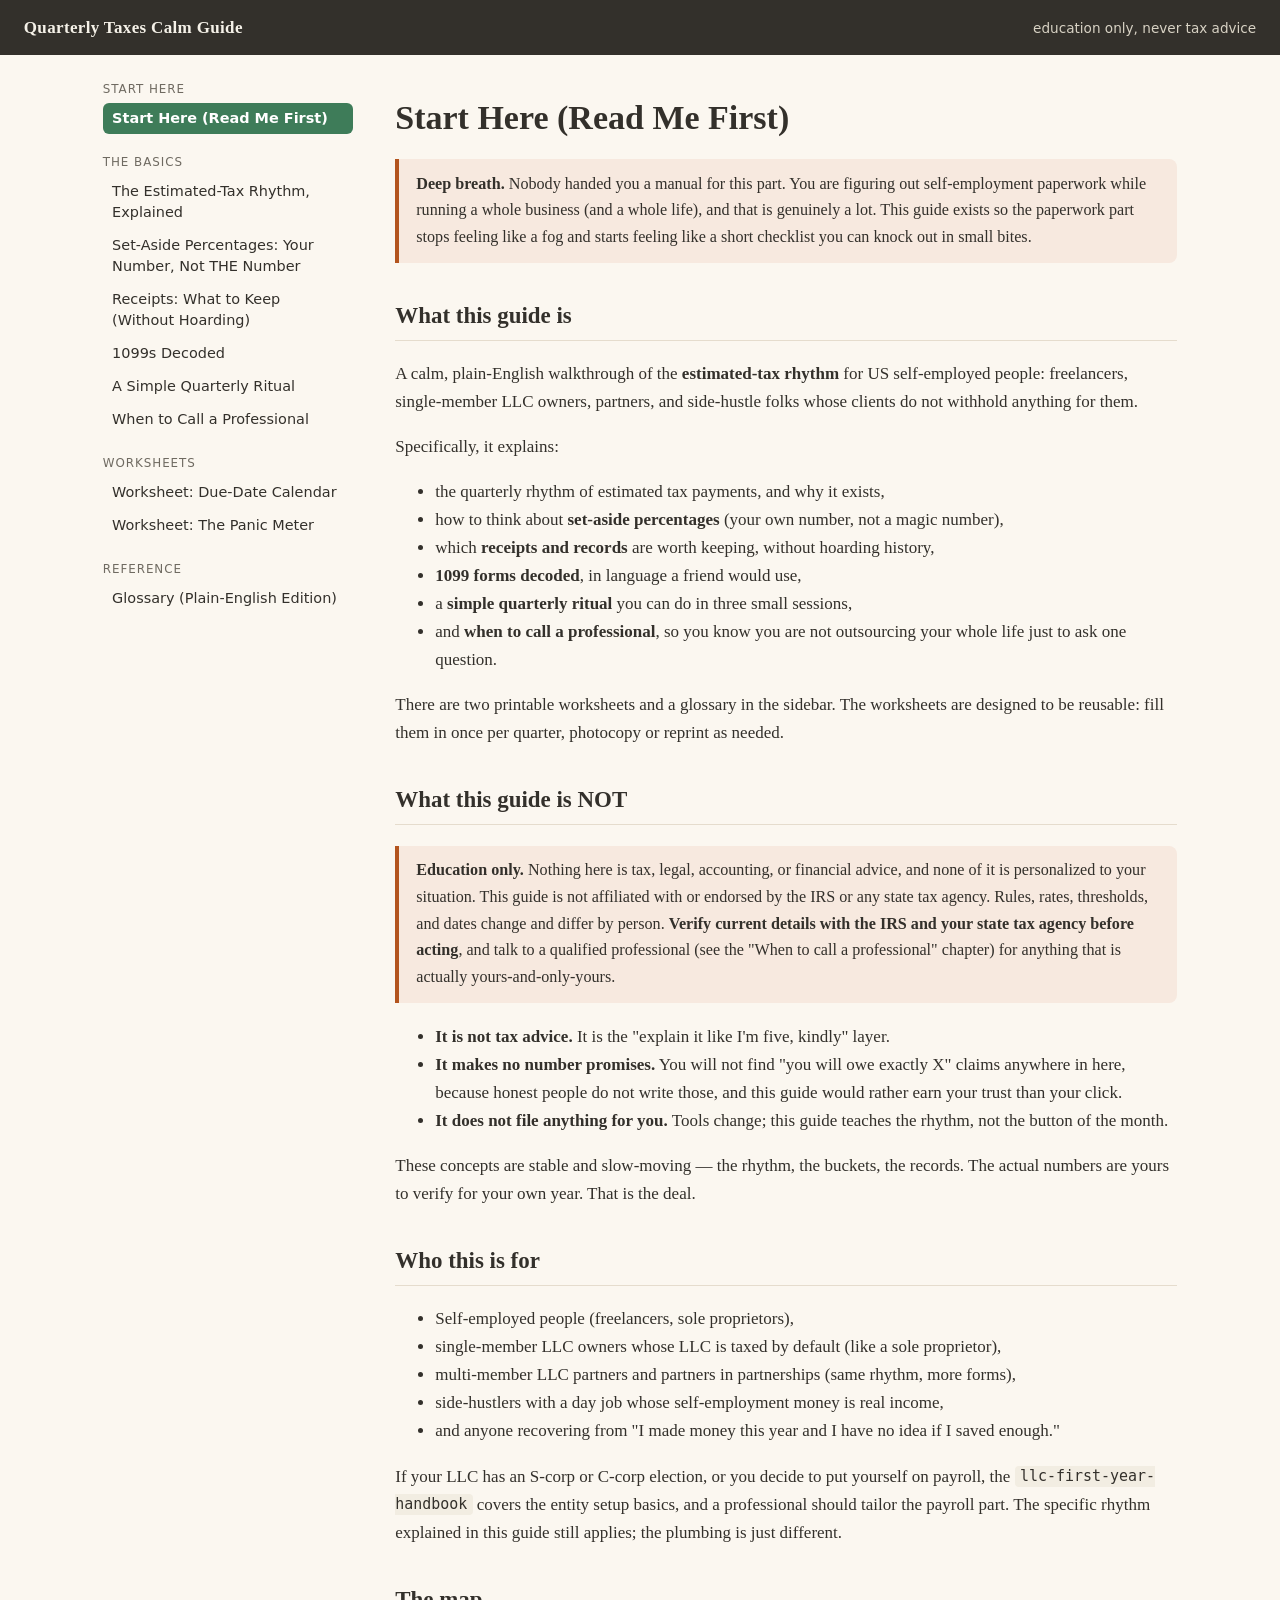
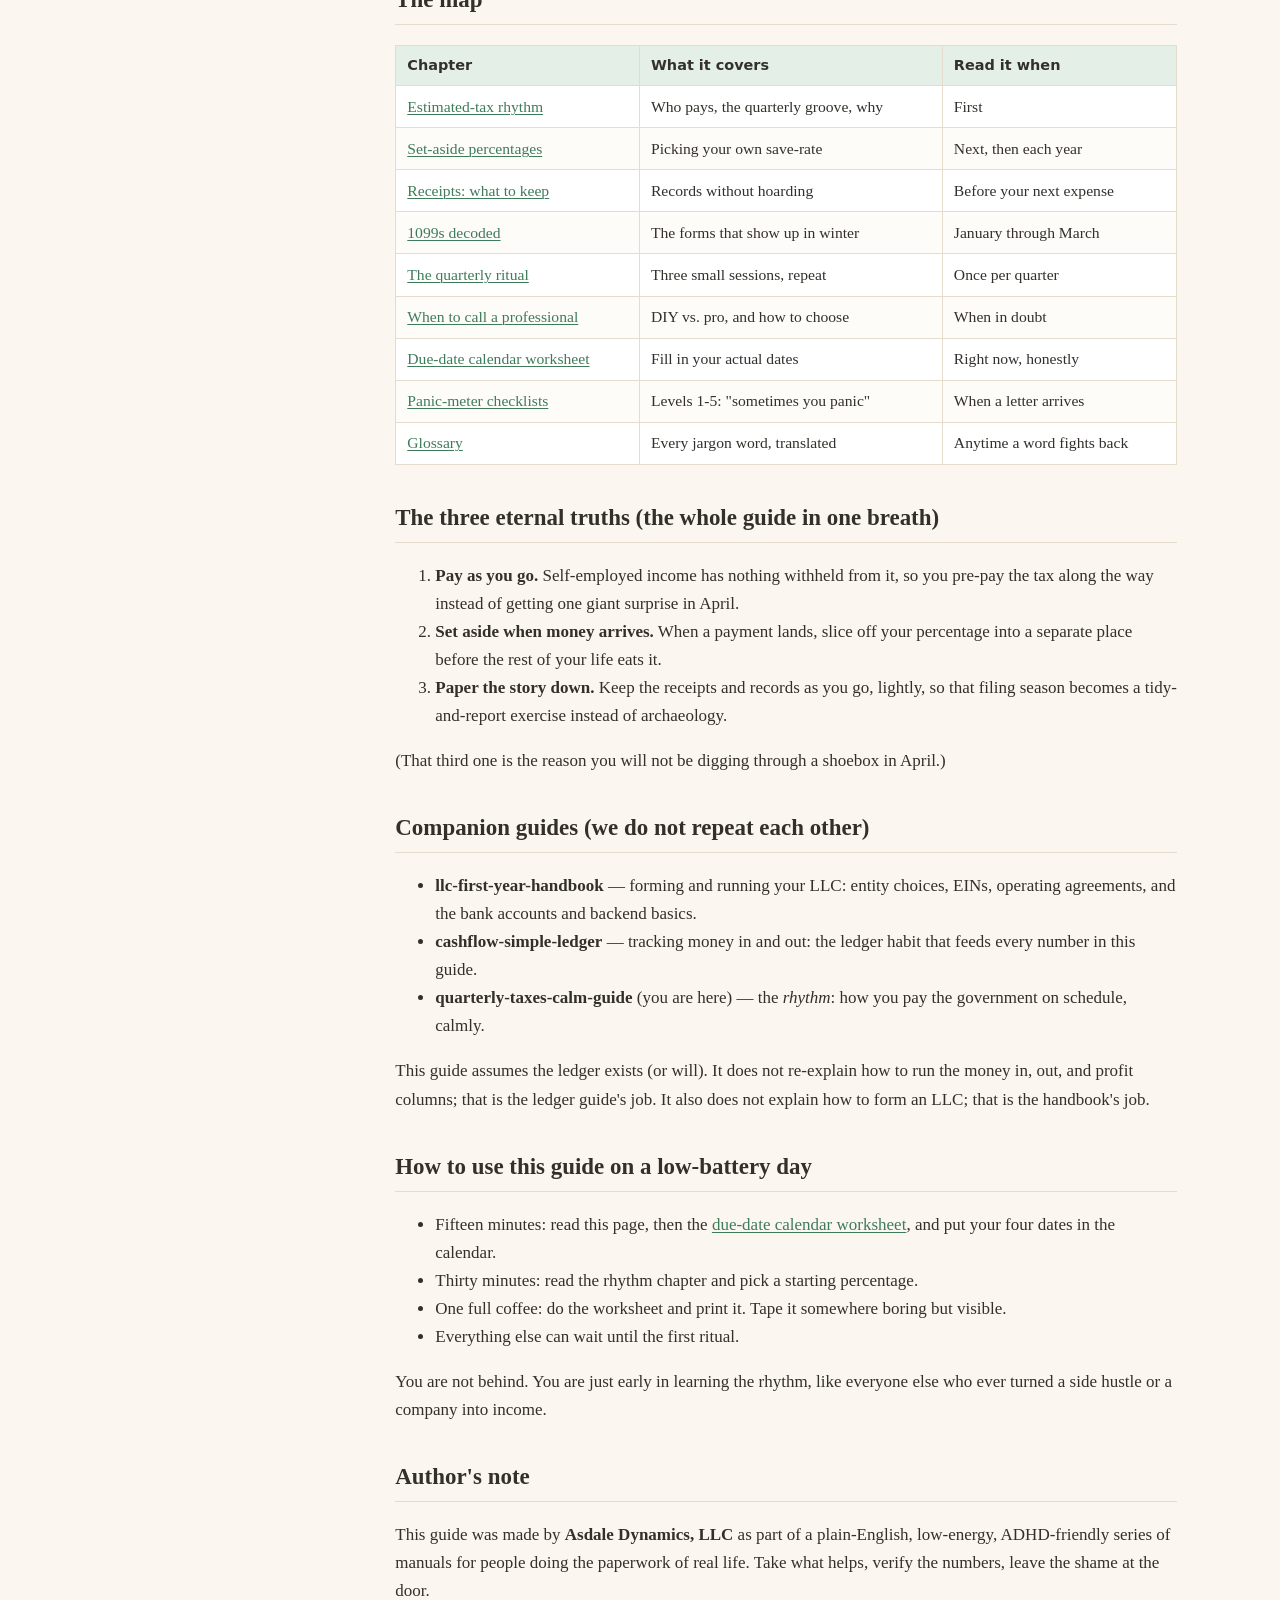
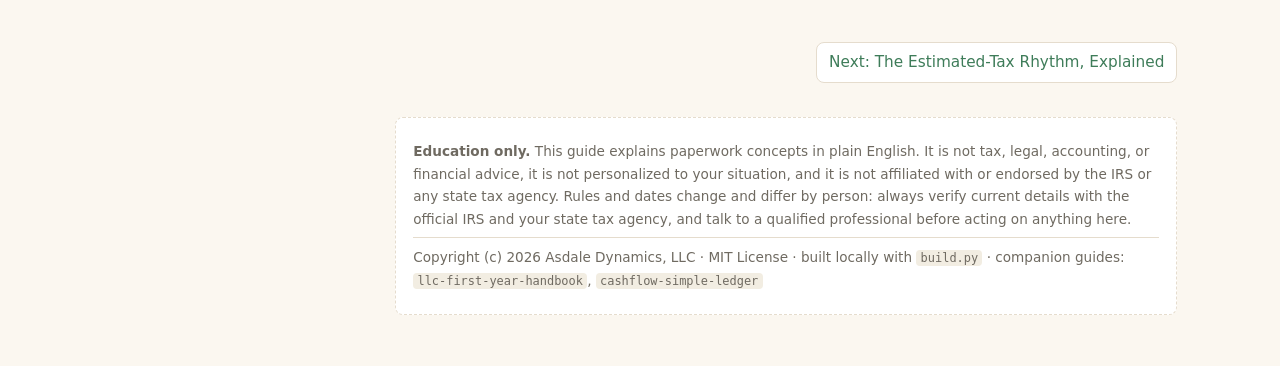
<file: site/index.html>
<!doctype html>
<html lang="en">
<head>
<meta charset="utf-8">
<meta name="viewport" content="width=device-width, initial-scale=1">
<meta name="description" content="A calm, education-only paperwork manual for US self-employed folks and LLC owners. Never tax advice.">
<title>Start Here (Read Me First) &#183; Quarterly Taxes Calm Guide</title>
<link rel="stylesheet" href="styles.css">
</head>
<body>
<header class="topbar">
<span class="brand">Quarterly Taxes Calm Guide</span>
<span class="tagline">education only, never tax advice</span>
</header>
<div class="layout">
<nav class="sidebar" aria-label="Guide contents">
<div class="nav-group"><div class="nav-heading">Start here</div><ul><li><a class="active" href="index.html">Start Here (Read Me First)</a></li></ul></div>
<div class="nav-group"><div class="nav-heading">The basics</div><ul><li><a href="01-estimated-tax-rhythm.html">The Estimated-Tax Rhythm, Explained</a></li><li><a href="02-set-aside-percentages.html">Set-Aside Percentages: Your Number, Not THE Number</a></li><li><a href="03-receipts-what-to-keep.html">Receipts: What to Keep (Without Hoarding)</a></li><li><a href="04-1099s-decoded.html">1099s Decoded</a></li><li><a href="05-quarterly-ritual.html">A Simple Quarterly Ritual</a></li><li><a href="06-when-to-call-a-professional.html">When to Call a Professional</a></li></ul></div>
<div class="nav-group"><div class="nav-heading">Worksheets</div><ul><li><a href="worksheets/due-date-calendar.html">Worksheet: Due-Date Calendar</a></li><li><a href="worksheets/panic-meter.html">Worksheet: The Panic Meter</a></li></ul></div>
<div class="nav-group"><div class="nav-heading">Reference</div><ul><li><a href="glossary.html">Glossary (Plain-English Edition)</a></li></ul></div>
</nav>
<main class="content">
<h1 id="start-here-read-me-first">Start Here (Read Me First)</h1>
<blockquote><p><strong>Deep breath.</strong> Nobody handed you a manual for this part. You are figuring out self-employment paperwork while running a whole business (and a whole life), and that is genuinely a lot. This guide exists so the paperwork part stops feeling like a fog and starts feeling like a short checklist you can knock out in small bites.</p></blockquote>
<h2 id="what-this-guide-is">What this guide is</h2>
<p>A calm, plain-English walkthrough of the <strong>estimated-tax rhythm</strong> for US self-employed people: freelancers, single-member LLC owners, partners, and side-hustle folks whose clients do not withhold anything for them.</p>
<p>Specifically, it explains:</p>
<ul><li>the quarterly rhythm of estimated tax payments, and why it exists,</li><li>how to think about <strong>set-aside percentages</strong> (your own number, not a magic number),</li><li>which <strong>receipts and records</strong> are worth keeping, without hoarding history,</li><li><strong>1099 forms decoded</strong>, in language a friend would use,</li><li>a <strong>simple quarterly ritual</strong> you can do in three small sessions,</li><li>and <strong>when to call a professional</strong>, so you know you are not outsourcing your whole life just to ask one question.</li></ul>
<p>There are two printable worksheets and a glossary in the sidebar. The worksheets are designed to be reusable: fill them in once per quarter, photocopy or reprint as needed.</p>
<h2 id="what-this-guide-is-not">What this guide is NOT</h2>
<blockquote><p><strong>Education only.</strong> Nothing here is tax, legal, accounting, or financial advice, and none of it is personalized to your situation. This guide is not affiliated with or endorsed by the IRS or any state tax agency. Rules, rates, thresholds, and dates change and differ by person. <strong>Verify current details with the IRS and your state tax agency before acting</strong>, and talk to a qualified professional (see the "When to call a professional" chapter) for anything that is actually yours-and-only-yours.</p></blockquote>
<ul><li><strong>It is not tax advice.</strong> It is the "explain it like I'm five, kindly" layer.</li><li><strong>It makes no number promises.</strong> You will not find "you will owe exactly X" claims anywhere in here, because honest people do not write those, and this guide would rather earn your trust than your click.</li><li><strong>It does not file anything for you.</strong> Tools change; this guide teaches the rhythm, not the button of the month.</li></ul>
<p>These concepts are stable and slow-moving — the rhythm, the buckets, the records. The actual numbers are yours to verify for your own year. That is the deal.</p>
<h2 id="who-this-is-for">Who this is for</h2>
<ul><li>Self-employed people (freelancers, sole proprietors),</li><li>single-member LLC owners whose LLC is taxed by default (like a sole proprietor),</li><li>multi-member LLC partners and partners in partnerships (same rhythm, more forms),</li><li>side-hustlers with a day job whose self-employment money is real income,</li><li>and anyone recovering from "I made money this year and I have no idea if I saved enough."</li></ul>
<p>If your LLC has an S-corp or C-corp election, or you decide to put yourself on payroll, the <code>llc-first-year-handbook</code> covers the entity setup basics, and a professional should tailor the payroll part. The specific rhythm explained in this guide still applies; the plumbing is just different.</p>
<h2 id="the-map">The map</h2>
<div class="tablewrap"><table><thead><tr><th>Chapter</th><th>What it covers</th><th>Read it when</th></tr></thead><tbody><tr><td><a href="01-estimated-tax-rhythm.html">Estimated-tax rhythm</a></td><td>Who pays, the quarterly groove, why</td><td>First</td></tr><tr><td><a href="02-set-aside-percentages.html">Set-aside percentages</a></td><td>Picking your own save-rate</td><td>Next, then each year</td></tr><tr><td><a href="03-receipts-what-to-keep.html">Receipts: what to keep</a></td><td>Records without hoarding</td><td>Before your next expense</td></tr><tr><td><a href="04-1099s-decoded.html">1099s decoded</a></td><td>The forms that show up in winter</td><td>January through March</td></tr><tr><td><a href="05-quarterly-ritual.html">The quarterly ritual</a></td><td>Three small sessions, repeat</td><td>Once per quarter</td></tr><tr><td><a href="06-when-to-call-a-professional.html">When to call a professional</a></td><td>DIY vs. pro, and how to choose</td><td>When in doubt</td></tr><tr><td><a href="worksheets/due-date-calendar.html">Due-date calendar worksheet</a></td><td>Fill in your actual dates</td><td>Right now, honestly</td></tr><tr><td><a href="worksheets/panic-meter.html">Panic-meter checklists</a></td><td>Levels 1-5: "sometimes you panic"</td><td>When a letter arrives</td></tr><tr><td><a href="glossary.html">Glossary</a></td><td>Every jargon word, translated</td><td>Anytime a word fights back</td></tr></tbody></table></div>
<h2 id="the-three-eternal-truths-the-whole-guide-in-one-breath">The three eternal truths (the whole guide in one breath)</h2>
<ol><li><strong>Pay as you go.</strong> Self-employed income has nothing withheld from it, so you pre-pay the tax along the way instead of getting one giant surprise in April.</li><li><strong>Set aside when money arrives.</strong> When a payment lands, slice off your percentage into a separate place before the rest of your life eats it.</li><li><strong>Paper the story down.</strong> Keep the receipts and records as you go, lightly, so that filing season becomes a tidy-and-report exercise instead of archaeology.</li></ol>
<p>(That third one is the reason you will not be digging through a shoebox in April.)</p>
<h2 id="companion-guides-we-do-not-repeat-each-other">Companion guides (we do not repeat each other)</h2>
<ul><li><strong>llc-first-year-handbook</strong> — forming and running your LLC: entity choices, EINs, operating agreements, and the bank accounts and backend basics.</li><li><strong>cashflow-simple-ledger</strong> — tracking money in and out: the ledger habit that feeds every number in this guide.</li><li><strong>quarterly-taxes-calm-guide</strong> (you are here) — the <em>rhythm</em>: how you pay the government on schedule, calmly.</li></ul>
<p>This guide assumes the ledger exists (or will). It does not re-explain how to run the money in, out, and profit columns; that is the ledger guide's job. It also does not explain how to form an LLC; that is the handbook's job.</p>
<h2 id="how-to-use-this-guide-on-a-low-battery-day">How to use this guide on a low-battery day</h2>
<ul><li>Fifteen minutes: read this page, then the <a href="worksheets/due-date-calendar.html">due-date calendar worksheet</a>, and put your four dates in the calendar.</li><li>Thirty minutes: read the rhythm chapter and pick a starting percentage.</li><li>One full coffee: do the worksheet and print it. Tape it somewhere boring but visible.</li><li>Everything else can wait until the first ritual.</li></ul>
<p>You are not behind. You are just early in learning the rhythm, like everyone else who ever turned a side hustle or a company into income.</p>
<h2 id="author-s-note">Author's note</h2>
<p>This guide was made by <strong>Asdale Dynamics, LLC</strong> as part of a plain-English, low-energy, ADHD-friendly series of manuals for people doing the paperwork of real life. Take what helps, verify the numbers, leave the shame at the door.</p>
<div class="pager"><a class="pager-link pager-next" href="01-estimated-tax-rhythm.html">Next: The Estimated-Tax Rhythm, Explained</a></div><div class="doc-footer"><p><strong>Education only.</strong> This guide explains paperwork concepts in plain English. It is not tax, legal, accounting, or financial advice, it is not personalized to your situation, and it is not affiliated with or endorsed by the IRS or any state tax agency. Rules and dates change and differ by person: always verify current details with the official IRS and your state tax agency, and talk to a qualified professional before acting on anything here.</p><p class="colophon">Copyright (c) 2026 Asdale Dynamics, LLC &#183; MIT License &#183; built locally with <code>build.py</code> &#183; companion guides: <code>llc-first-year-handbook</code>, <code>cashflow-simple-ledger</code></p></div></main>
</div>
</body>
</html>
</file>
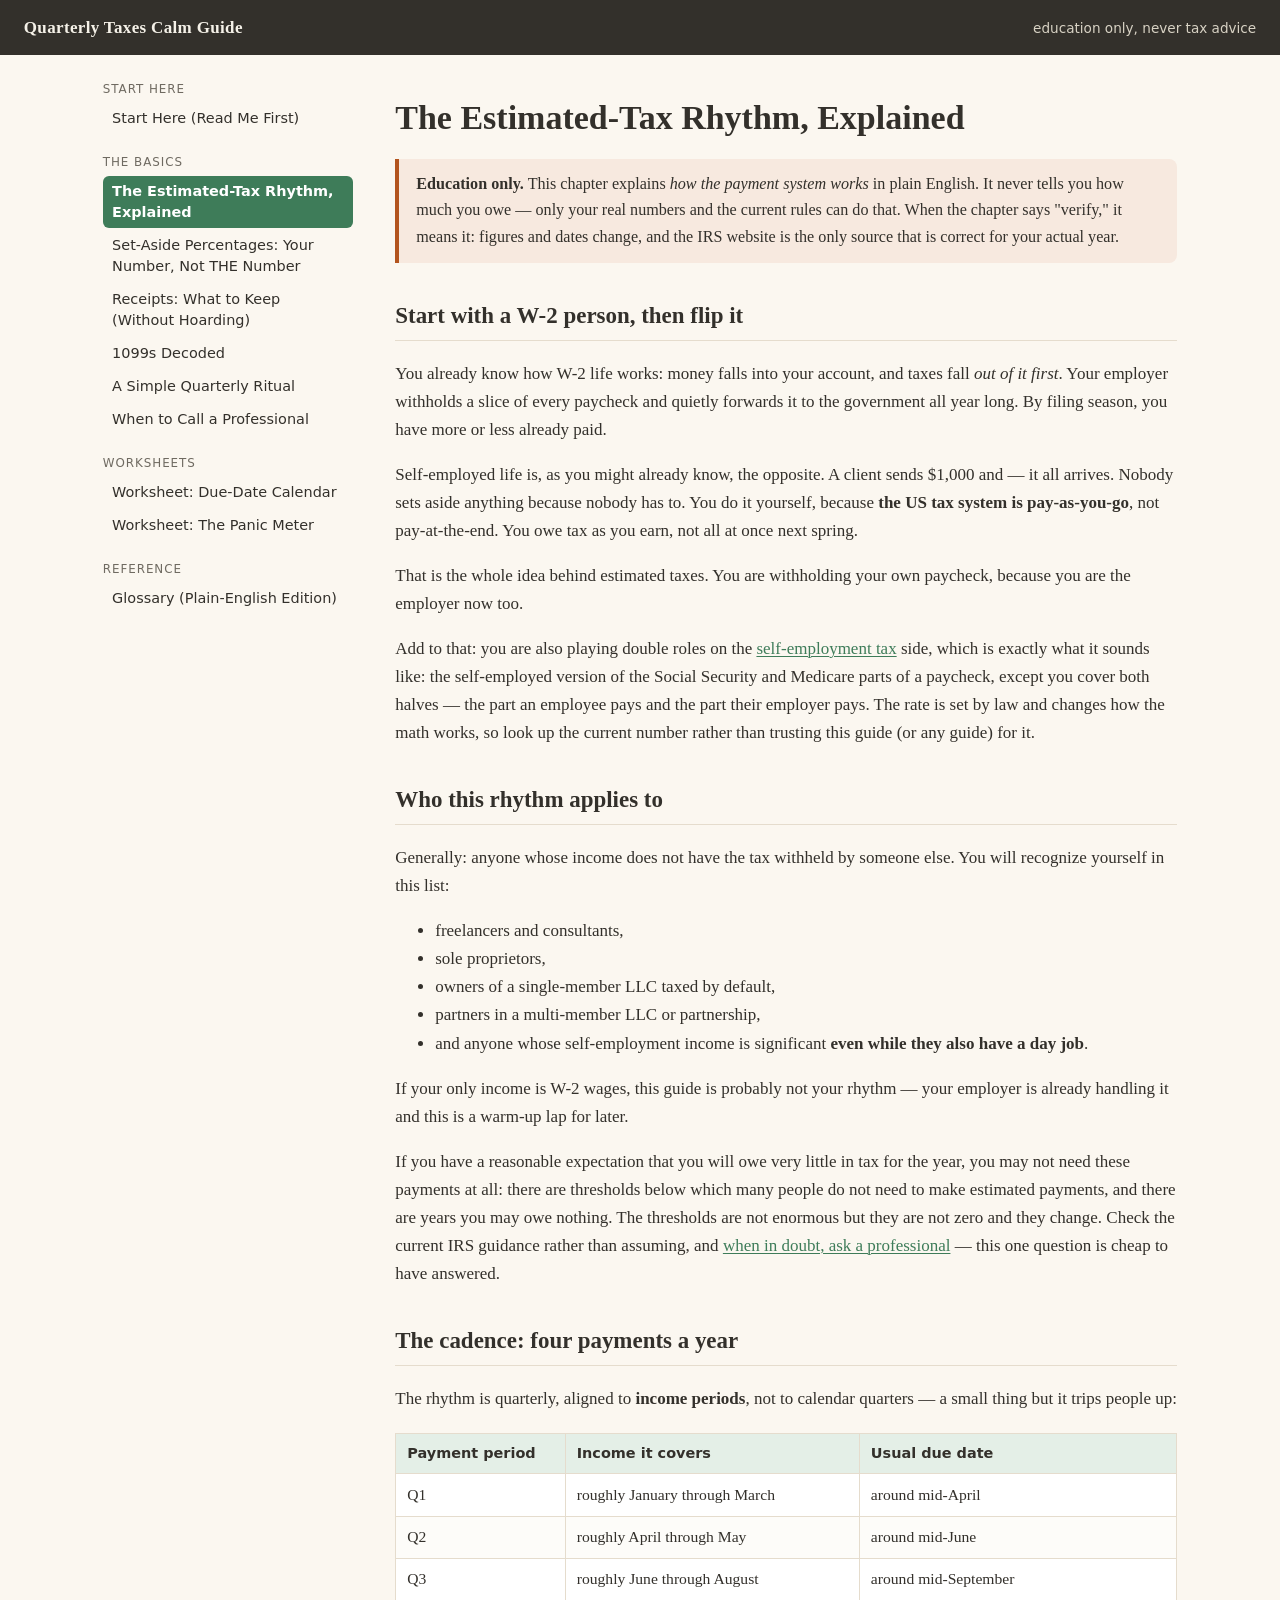
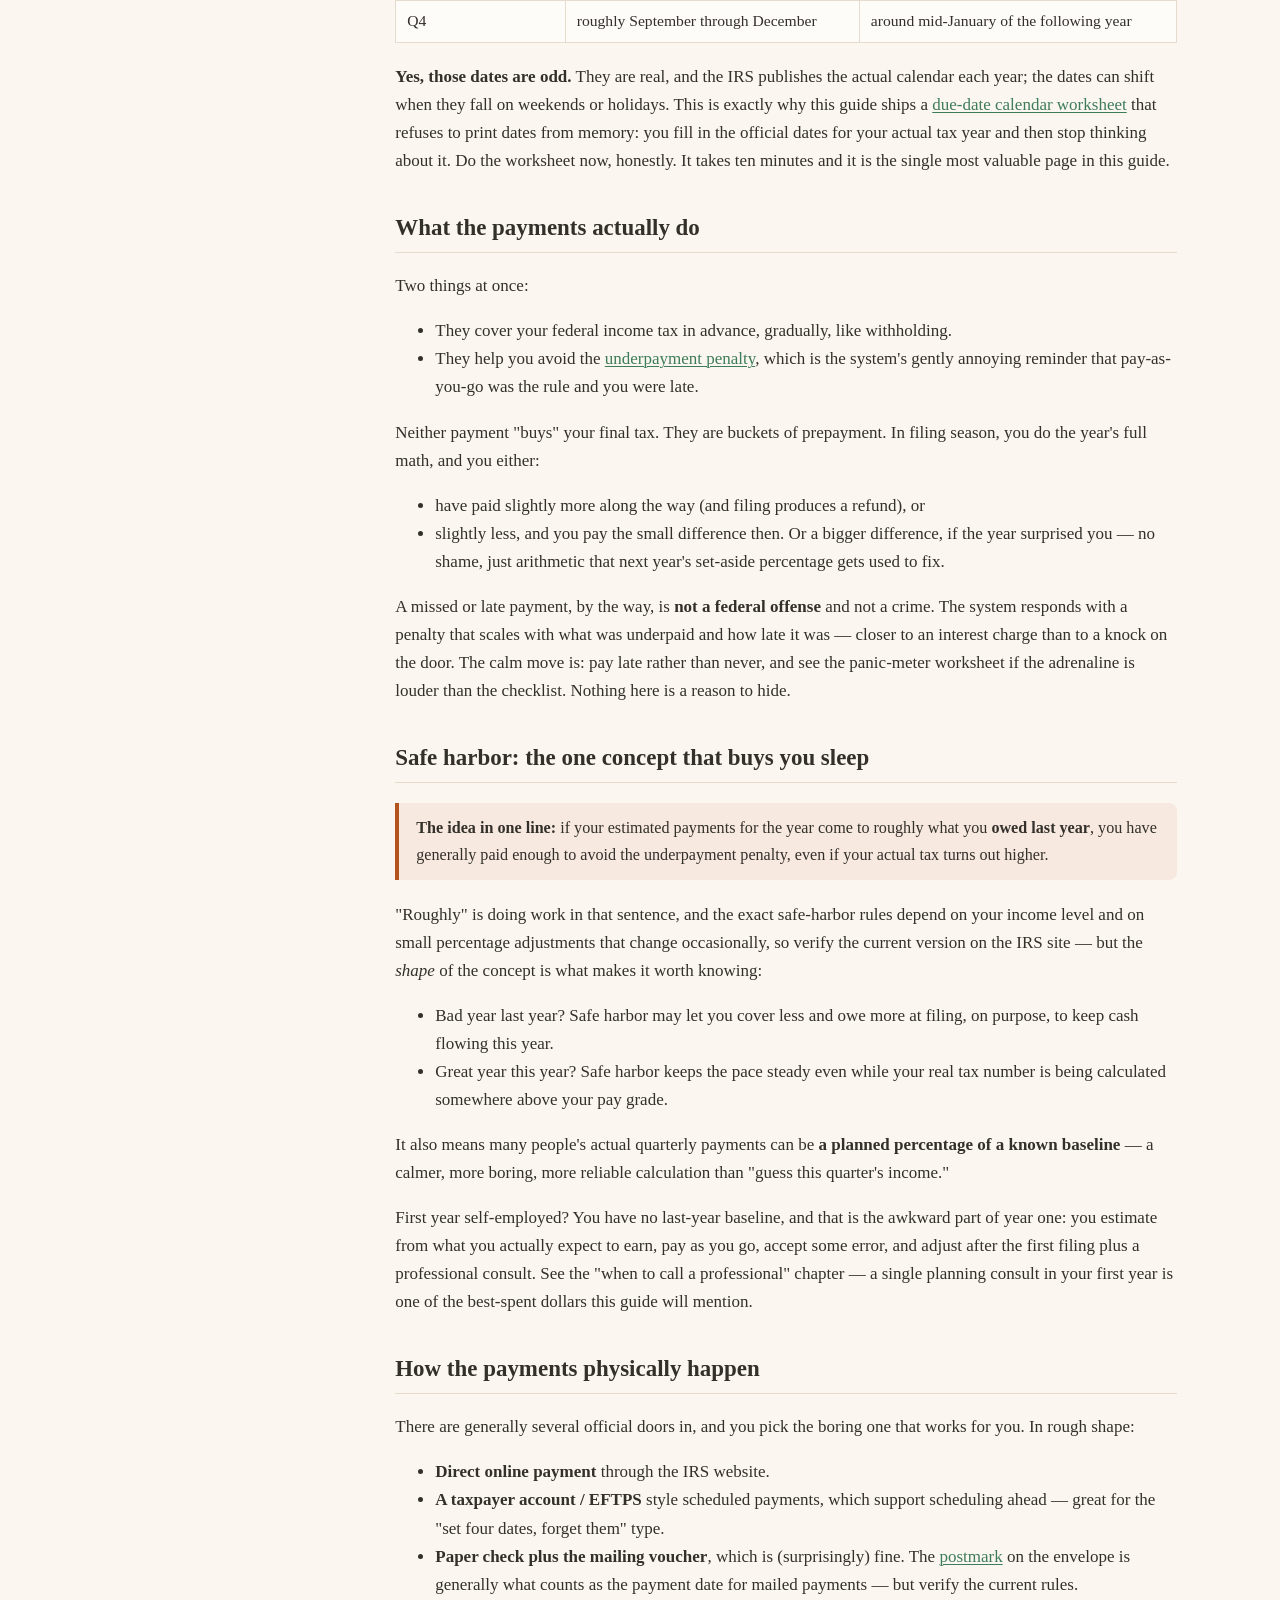
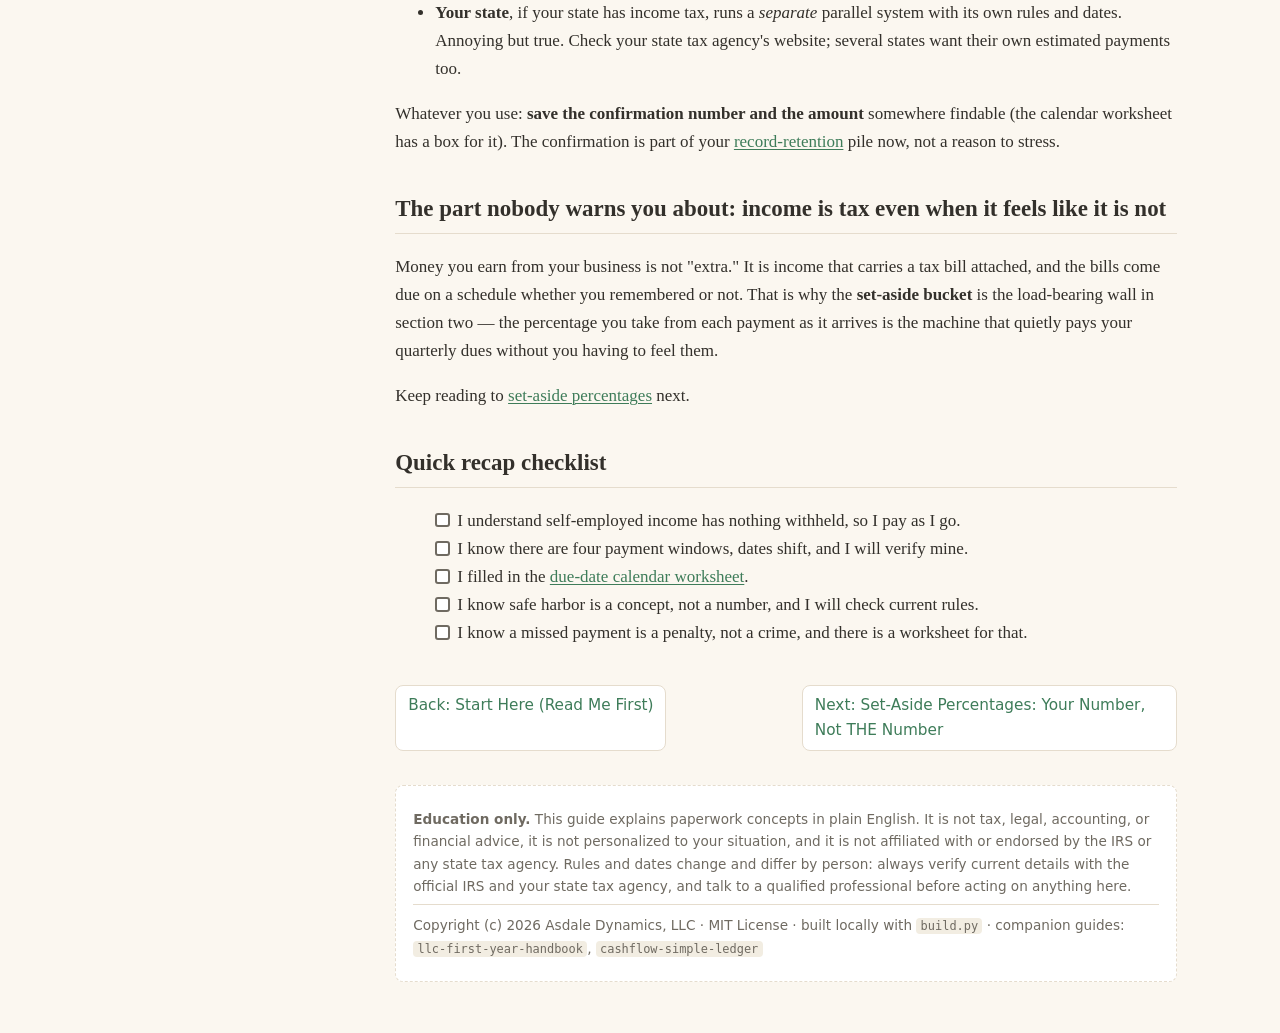
<file: site/01-estimated-tax-rhythm.html>
<!doctype html>
<html lang="en">
<head>
<meta charset="utf-8">
<meta name="viewport" content="width=device-width, initial-scale=1">
<meta name="description" content="A calm, education-only paperwork manual for US self-employed folks and LLC owners. Never tax advice.">
<title>The Estimated-Tax Rhythm, Explained &#183; Quarterly Taxes Calm Guide</title>
<link rel="stylesheet" href="styles.css">
</head>
<body>
<header class="topbar">
<span class="brand">Quarterly Taxes Calm Guide</span>
<span class="tagline">education only, never tax advice</span>
</header>
<div class="layout">
<nav class="sidebar" aria-label="Guide contents">
<div class="nav-group"><div class="nav-heading">Start here</div><ul><li><a href="index.html">Start Here (Read Me First)</a></li></ul></div>
<div class="nav-group"><div class="nav-heading">The basics</div><ul><li><a class="active" href="01-estimated-tax-rhythm.html">The Estimated-Tax Rhythm, Explained</a></li><li><a href="02-set-aside-percentages.html">Set-Aside Percentages: Your Number, Not THE Number</a></li><li><a href="03-receipts-what-to-keep.html">Receipts: What to Keep (Without Hoarding)</a></li><li><a href="04-1099s-decoded.html">1099s Decoded</a></li><li><a href="05-quarterly-ritual.html">A Simple Quarterly Ritual</a></li><li><a href="06-when-to-call-a-professional.html">When to Call a Professional</a></li></ul></div>
<div class="nav-group"><div class="nav-heading">Worksheets</div><ul><li><a href="worksheets/due-date-calendar.html">Worksheet: Due-Date Calendar</a></li><li><a href="worksheets/panic-meter.html">Worksheet: The Panic Meter</a></li></ul></div>
<div class="nav-group"><div class="nav-heading">Reference</div><ul><li><a href="glossary.html">Glossary (Plain-English Edition)</a></li></ul></div>
</nav>
<main class="content">
<h1 id="the-estimated-tax-rhythm-explained">The Estimated-Tax Rhythm, Explained</h1>
<blockquote><p><strong>Education only.</strong> This chapter explains <em>how the payment system works</em> in plain English. It never tells you how much you owe — only your real numbers and the current rules can do that. When the chapter says "verify," it means it: figures and dates change, and the IRS website is the only source that is correct for your actual year.</p></blockquote>
<h2 id="start-with-a-w-2-person-then-flip-it">Start with a W-2 person, then flip it</h2>
<p>You already know how W-2 life works: money falls into your account, and taxes fall <em>out of it first</em>. Your employer withholds a slice of every paycheck and quietly forwards it to the government all year long. By filing season, you have more or less already paid.</p>
<p>Self-employed life is, as you might already know, the opposite. A client sends $1,000 and — it all arrives. Nobody sets aside anything because nobody has to. You do it yourself, because <strong>the US tax system is pay-as-you-go</strong>, not pay-at-the-end. You owe tax as you earn, not all at once next spring.</p>
<p>That is the whole idea behind estimated taxes. You are withholding your own paycheck, because you are the employer now too.</p>
<p>Add to that: you are also playing double roles on the <a href="glossary.html#self-employment-tax">self-employment tax</a> side, which is exactly what it sounds like: the self-employed version of the Social Security and Medicare parts of a paycheck, except you cover both halves — the part an employee pays and the part their employer pays. The rate is set by law and changes how the math works, so look up the current number rather than trusting this guide (or any guide) for it.</p>
<h2 id="who-this-rhythm-applies-to">Who this rhythm applies to</h2>
<p>Generally: anyone whose income does not have the tax withheld by someone else. You will recognize yourself in this list:</p>
<ul><li>freelancers and consultants,</li><li>sole proprietors,</li><li>owners of a single-member LLC taxed by default,</li><li>partners in a multi-member LLC or partnership,</li><li>and anyone whose self-employment income is significant <strong>even while they also have a day job</strong>.</li></ul>
<p>If your only income is W-2 wages, this guide is probably not your rhythm — your employer is already handling it and this is a warm-up lap for later.</p>
<p>If you have a reasonable expectation that you will owe very little in tax for the year, you may not need these payments at all: there are thresholds below which many people do not need to make estimated payments, and there are years you may owe nothing. The thresholds are not enormous but they are not zero and they change. Check the current IRS guidance rather than assuming, and <a href="06-when-to-call-a-professional.html">when in doubt, ask a professional</a> — this one question is cheap to have answered.</p>
<h2 id="the-cadence-four-payments-a-year">The cadence: four payments a year</h2>
<p>The rhythm is quarterly, aligned to <strong>income periods</strong>, not to calendar quarters — a small thing but it trips people up:</p>
<div class="tablewrap"><table><thead><tr><th>Payment period</th><th>Income it covers</th><th>Usual due date</th></tr></thead><tbody><tr><td>Q1</td><td>roughly January through March</td><td>around mid-April</td></tr><tr><td>Q2</td><td>roughly April through May</td><td>around mid-June</td></tr><tr><td>Q3</td><td>roughly June through August</td><td>around mid-September</td></tr><tr><td>Q4</td><td>roughly September through December</td><td>around mid-January of the following year</td></tr></tbody></table></div>
<p><strong>Yes, those dates are odd.</strong> They are real, and the IRS publishes the actual calendar each year; the dates can shift when they fall on weekends or holidays. This is exactly why this guide ships a <a href="worksheets/due-date-calendar.html">due-date calendar worksheet</a> that refuses to print dates from memory: you fill in the official dates for your actual tax year and then stop thinking about it. Do the worksheet now, honestly. It takes ten minutes and it is the single most valuable page in this guide.</p>
<h2 id="what-the-payments-actually-do">What the payments actually do</h2>
<p>Two things at once:</p>
<ul><li>They cover your federal income tax in advance, gradually, like withholding.</li><li>They help you avoid the <a href="glossary.html#underpayment-penalty">underpayment penalty</a>, which is the system's gently annoying reminder that pay-as-you-go was the rule and you were late.</li></ul>
<p>Neither payment "buys" your final tax. They are buckets of prepayment. In filing season, you do the year's full math, and you either:</p>
<ul><li>have paid slightly more along the way (and filing produces a refund), or</li><li>slightly less, and you pay the small difference then. Or a bigger difference, if the year surprised you — no shame, just arithmetic that next year's set-aside percentage gets used to fix.</li></ul>
<p>A missed or late payment, by the way, is <strong>not a federal offense</strong> and not a crime. The system responds with a penalty that scales with what was underpaid and how late it was — closer to an interest charge than to a knock on the door. The calm move is: pay late rather than never, and see the panic-meter worksheet if the adrenaline is louder than the checklist. Nothing here is a reason to hide.</p>
<h2 id="safe-harbor-the-one-concept-that-buys-you-sleep">Safe harbor: the one concept that buys you sleep</h2>
<blockquote><p><strong>The idea in one line:</strong> if your estimated payments for the year come to roughly what you <strong>owed last year</strong>, you have generally paid enough to avoid the underpayment penalty, even if your actual tax turns out higher.</p></blockquote>
<p>"Roughly" is doing work in that sentence, and the exact safe-harbor rules depend on your income level and on small percentage adjustments that change occasionally, so verify the current version on the IRS site — but the <em>shape</em> of the concept is what makes it worth knowing:</p>
<ul><li>Bad year last year? Safe harbor may let you cover less and owe more at filing, on purpose, to keep cash flowing this year.</li><li>Great year this year? Safe harbor keeps the pace steady even while your real tax number is being calculated somewhere above your pay grade.</li></ul>
<p>It also means many people's actual quarterly payments can be <strong>a planned percentage of a known baseline</strong> — a calmer, more boring, more reliable calculation than "guess this quarter's income."</p>
<p>First year self-employed? You have no last-year baseline, and that is the awkward part of year one: you estimate from what you actually expect to earn, pay as you go, accept some error, and adjust after the first filing plus a professional consult. See the "when to call a professional" chapter — a single planning consult in your first year is one of the best-spent dollars this guide will mention.</p>
<h2 id="how-the-payments-physically-happen">How the payments physically happen</h2>
<p>There are generally several official doors in, and you pick the boring one that works for you. In rough shape:</p>
<ul><li><strong>Direct online payment</strong> through the IRS website.</li><li><strong>A taxpayer account / EFTPS</strong> style scheduled payments, which support scheduling ahead — great for the "set four dates, forget them" type.</li><li><strong>Paper check plus the mailing voucher</strong>, which is (surprisingly) fine. The <a href="glossary.html#postmark">postmark</a> on the envelope is generally what counts as the payment date for mailed payments — but verify the current rules.</li><li><strong>Your state</strong>, if your state has income tax, runs a <em>separate</em> parallel system with its own rules and dates. Annoying but true. Check your state tax agency's website; several states want their own estimated payments too.</li></ul>
<p>Whatever you use: <strong>save the confirmation number and the amount</strong> somewhere findable (the calendar worksheet has a box for it). The confirmation is part of your <a href="glossary.html#record-retention">record-retention</a> pile now, not a reason to stress.</p>
<h2 id="the-part-nobody-warns-you-about-income-is-tax-even-when-it-feels-like-it-is-not">The part nobody warns you about: income is tax even when it feels like it is not</h2>
<p>Money you earn from your business is not "extra." It is income that carries a tax bill attached, and the bills come due on a schedule whether you remembered or not. That is why the <strong>set-aside bucket</strong> is the load-bearing wall in section two — the percentage you take from each payment as it arrives is the machine that quietly pays your quarterly dues without you having to feel them.</p>
<p>Keep reading to <a href="02-set-aside-percentages.html">set-aside percentages</a> next.</p>
<h2 id="quick-recap-checklist">Quick recap checklist</h2>
<ul><li class="job"><span class="box"></span>I understand self-employed income has nothing withheld, so I pay as I go.</li><li class="job"><span class="box"></span>I know there are four payment windows, dates shift, and I will verify mine.</li><li class="job"><span class="box"></span>I filled in the <a href="worksheets/due-date-calendar.html">due-date calendar worksheet</a>.</li><li class="job"><span class="box"></span>I know safe harbor is a concept, not a number, and I will check current rules.</li><li class="job"><span class="box"></span>I know a missed payment is a penalty, not a crime, and there is a worksheet for that.</li></ul>
<div class="pager"><a class="pager-link" href="index.html">Back: Start Here (Read Me First)</a><a class="pager-link pager-next" href="02-set-aside-percentages.html">Next: Set-Aside Percentages: Your Number, Not THE Number</a></div><div class="doc-footer"><p><strong>Education only.</strong> This guide explains paperwork concepts in plain English. It is not tax, legal, accounting, or financial advice, it is not personalized to your situation, and it is not affiliated with or endorsed by the IRS or any state tax agency. Rules and dates change and differ by person: always verify current details with the official IRS and your state tax agency, and talk to a qualified professional before acting on anything here.</p><p class="colophon">Copyright (c) 2026 Asdale Dynamics, LLC &#183; MIT License &#183; built locally with <code>build.py</code> &#183; companion guides: <code>llc-first-year-handbook</code>, <code>cashflow-simple-ledger</code></p></div></main>
</div>
</body>
</html>
</file>
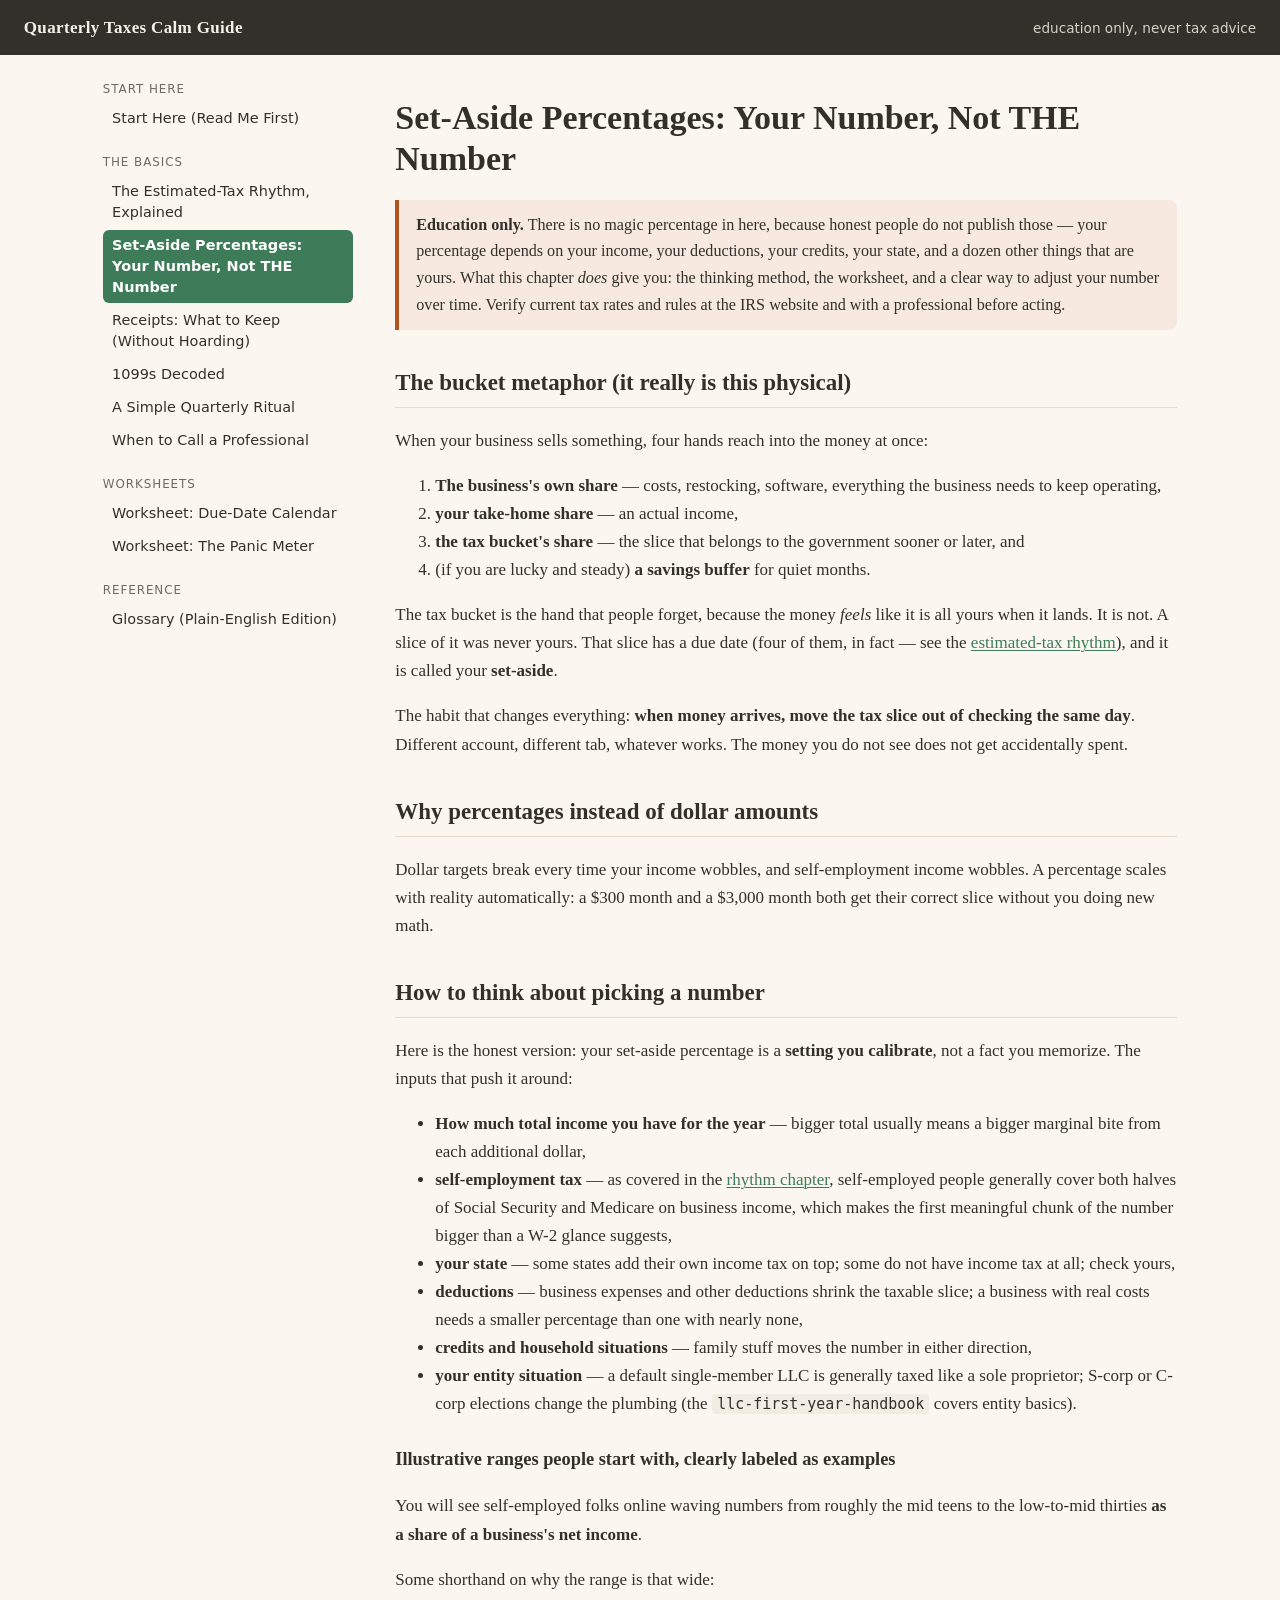
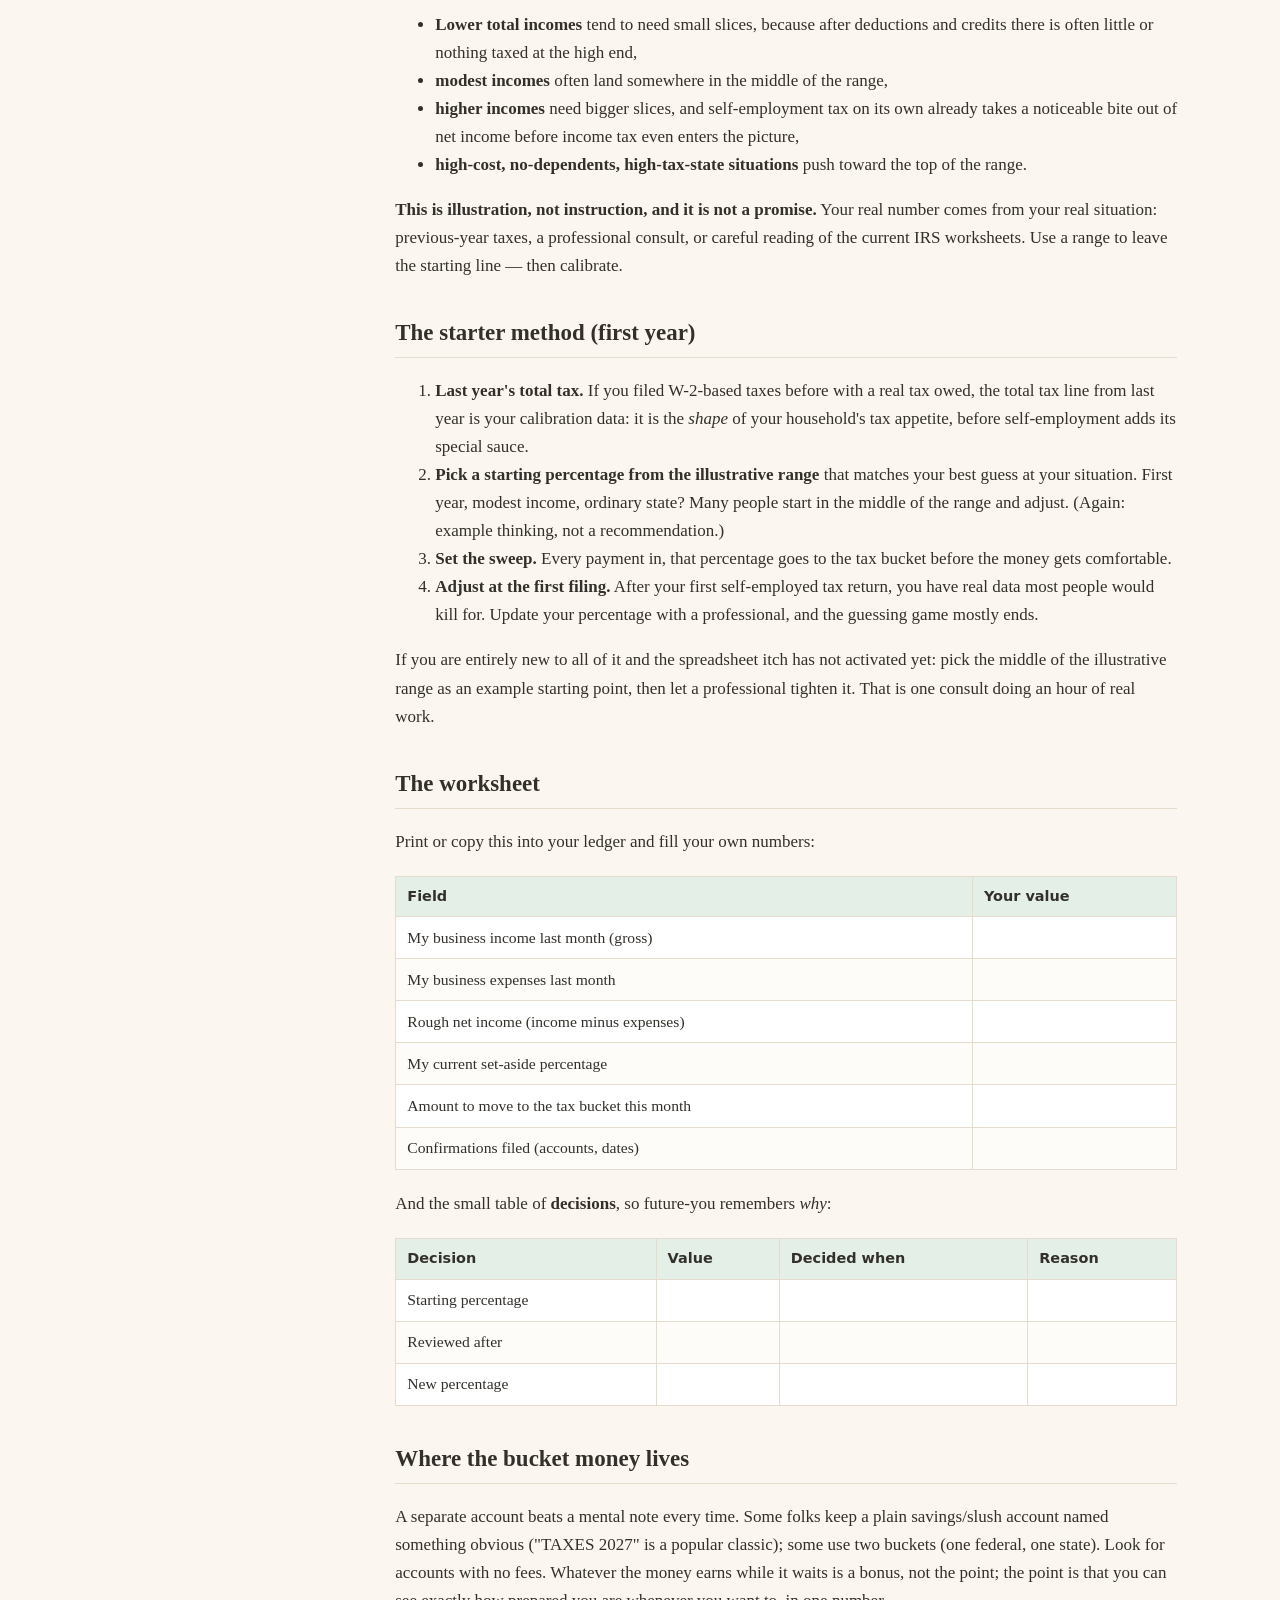
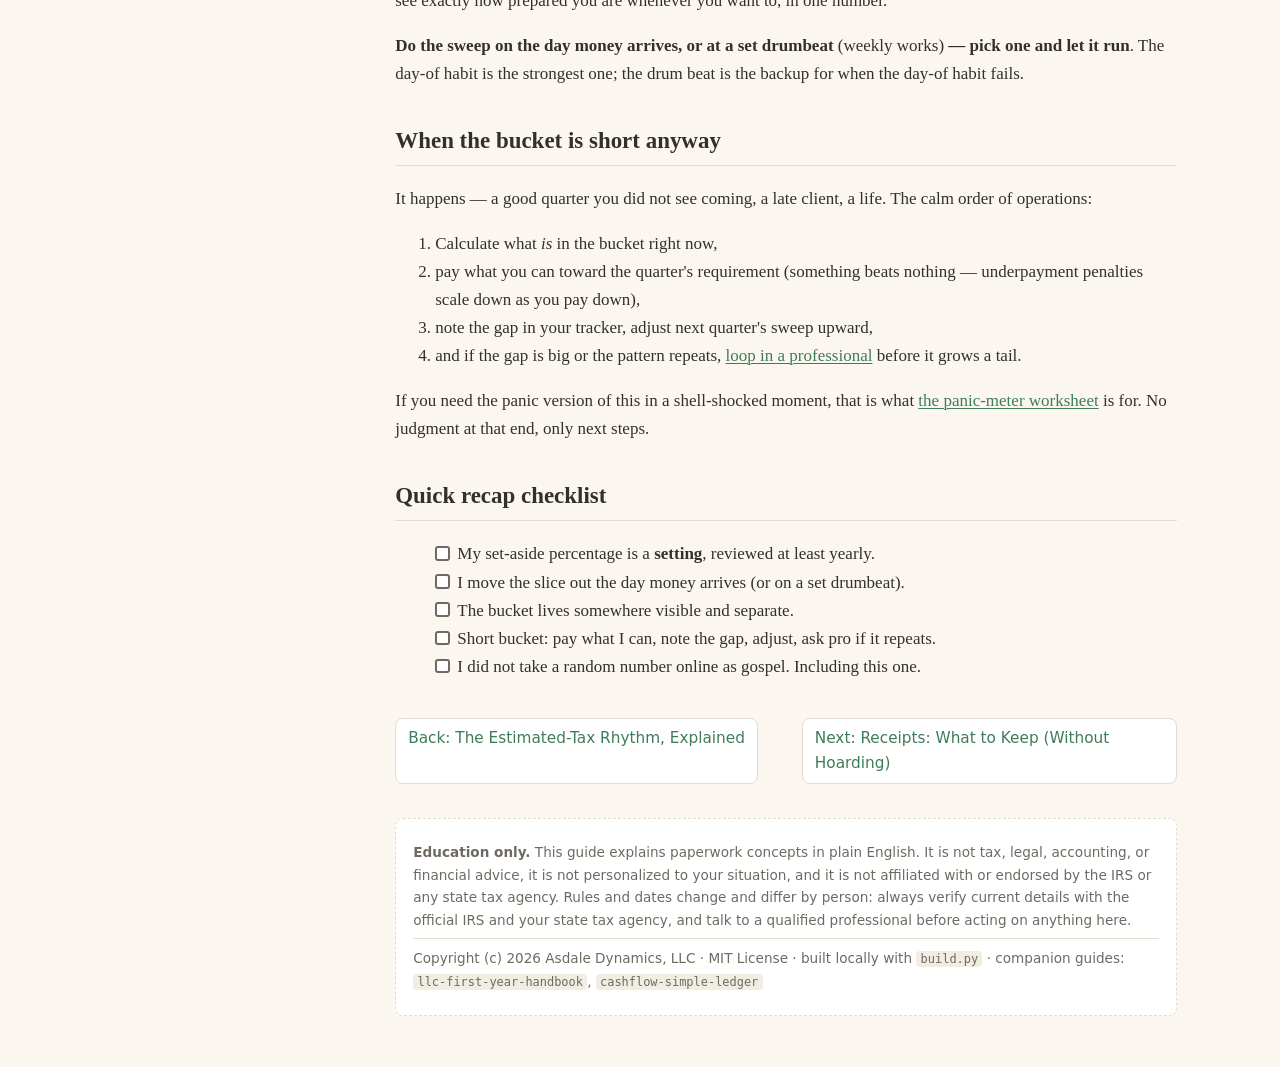
<file: site/02-set-aside-percentages.html>
<!doctype html>
<html lang="en">
<head>
<meta charset="utf-8">
<meta name="viewport" content="width=device-width, initial-scale=1">
<meta name="description" content="A calm, education-only paperwork manual for US self-employed folks and LLC owners. Never tax advice.">
<title>Set-Aside Percentages: Your Number, Not THE Number &#183; Quarterly Taxes Calm Guide</title>
<link rel="stylesheet" href="styles.css">
</head>
<body>
<header class="topbar">
<span class="brand">Quarterly Taxes Calm Guide</span>
<span class="tagline">education only, never tax advice</span>
</header>
<div class="layout">
<nav class="sidebar" aria-label="Guide contents">
<div class="nav-group"><div class="nav-heading">Start here</div><ul><li><a href="index.html">Start Here (Read Me First)</a></li></ul></div>
<div class="nav-group"><div class="nav-heading">The basics</div><ul><li><a href="01-estimated-tax-rhythm.html">The Estimated-Tax Rhythm, Explained</a></li><li><a class="active" href="02-set-aside-percentages.html">Set-Aside Percentages: Your Number, Not THE Number</a></li><li><a href="03-receipts-what-to-keep.html">Receipts: What to Keep (Without Hoarding)</a></li><li><a href="04-1099s-decoded.html">1099s Decoded</a></li><li><a href="05-quarterly-ritual.html">A Simple Quarterly Ritual</a></li><li><a href="06-when-to-call-a-professional.html">When to Call a Professional</a></li></ul></div>
<div class="nav-group"><div class="nav-heading">Worksheets</div><ul><li><a href="worksheets/due-date-calendar.html">Worksheet: Due-Date Calendar</a></li><li><a href="worksheets/panic-meter.html">Worksheet: The Panic Meter</a></li></ul></div>
<div class="nav-group"><div class="nav-heading">Reference</div><ul><li><a href="glossary.html">Glossary (Plain-English Edition)</a></li></ul></div>
</nav>
<main class="content">
<h1 id="set-aside-percentages-your-number-not-the-number">Set-Aside Percentages: Your Number, Not THE Number</h1>
<blockquote><p><strong>Education only.</strong> There is no magic percentage in here, because honest people do not publish those — your percentage depends on your income, your deductions, your credits, your state, and a dozen other things that are yours. What this chapter <em>does</em> give you: the thinking method, the worksheet, and a clear way to adjust your number over time. Verify current tax rates and rules at the IRS website and with a professional before acting.</p></blockquote>
<h2 id="the-bucket-metaphor-it-really-is-this-physical">The bucket metaphor (it really is this physical)</h2>
<p>When your business sells something, four hands reach into the money at once:</p>
<ol><li><strong>The business's own share</strong> — costs, restocking, software, everything the business needs to keep operating,</li><li><strong>your take-home share</strong> — an actual income,</li><li><strong>the tax bucket's share</strong> — the slice that belongs to the government sooner or later, and</li><li>(if you are lucky and steady) <strong>a savings buffer</strong> for quiet months.</li></ol>
<p>The tax bucket is the hand that people forget, because the money <em>feels</em> like it is all yours when it lands. It is not. A slice of it was never yours. That slice has a due date (four of them, in fact — see the <a href="01-estimated-tax-rhythm.html">estimated-tax rhythm</a>), and it is called your <strong>set-aside</strong>.</p>
<p>The habit that changes everything: <strong>when money arrives, move the tax slice out of checking the same day</strong>. Different account, different tab, whatever works. The money you do not see does not get accidentally spent.</p>
<h2 id="why-percentages-instead-of-dollar-amounts">Why percentages instead of dollar amounts</h2>
<p>Dollar targets break every time your income wobbles, and self-employment income wobbles. A percentage scales with reality automatically: a $300 month and a $3,000 month both get their correct slice without you doing new math.</p>
<h2 id="how-to-think-about-picking-a-number">How to think about picking a number</h2>
<p>Here is the honest version: your set-aside percentage is a <strong>setting you calibrate</strong>, not a fact you memorize. The inputs that push it around:</p>
<ul><li><strong>How much total income you have for the year</strong> — bigger total usually means a bigger marginal bite from each additional dollar,</li><li><strong>self-employment tax</strong> — as covered in the <a href="01-estimated-tax-rhythm.html">rhythm chapter</a>, self-employed people generally cover both halves of Social Security and Medicare on business income, which makes the first meaningful chunk of the number bigger than a W-2 glance suggests,</li><li><strong>your state</strong> — some states add their own income tax on top; some do not have income tax at all; check yours,</li><li><strong>deductions</strong> — business expenses and other deductions shrink the taxable slice; a business with real costs needs a smaller percentage than one with nearly none,</li><li><strong>credits and household situations</strong> — family stuff moves the number in either direction,</li><li><strong>your entity situation</strong> — a default single-member LLC is generally taxed like a sole proprietor; S-corp or C-corp elections change the plumbing (the <code>llc-first-year-handbook</code> covers entity basics).</li></ul>
<h3 id="illustrative-ranges-people-start-with-clearly-labeled-as-examples">Illustrative ranges people start with, clearly labeled as examples</h3>
<p>You will see self-employed folks online waving numbers from roughly the mid teens to the low-to-mid thirties <strong>as a share of a business's net income</strong>.</p>
<p>Some shorthand on why the range is that wide:</p>
<ul><li><strong>Lower total incomes</strong> tend to need small slices, because after deductions and credits there is often little or nothing taxed at the high end,</li><li><strong>modest incomes</strong> often land somewhere in the middle of the range,</li><li><strong>higher incomes</strong> need bigger slices, and self-employment tax on its own already takes a noticeable bite out of net income before income tax even enters the picture,</li><li><strong>high-cost, no-dependents, high-tax-state situations</strong> push toward the top of the range.</li></ul>
<p><strong>This is illustration, not instruction, and it is not a promise.</strong> Your real number comes from your real situation: previous-year taxes, a professional consult, or careful reading of the current IRS worksheets. Use a range to leave the starting line — then calibrate.</p>
<h2 id="the-starter-method-first-year">The starter method (first year)</h2>
<ol><li><strong>Last year's total tax.</strong> If you filed W-2-based taxes before with a real tax owed, the total tax line from last year is your calibration data: it is the <em>shape</em> of your household's tax appetite, before self-employment adds its special sauce.</li><li><strong>Pick a starting percentage from the illustrative range</strong> that matches your best guess at your situation. First year, modest income, ordinary state? Many people start in the middle of the range and adjust. (Again: example thinking, not a recommendation.)</li><li><strong>Set the sweep.</strong> Every payment in, that percentage goes to the tax bucket before the money gets comfortable.</li><li><strong>Adjust at the first filing.</strong> After your first self-employed tax return, you have real data most people would kill for. Update your percentage with a professional, and the guessing game mostly ends.</li></ol>
<p>If you are entirely new to all of it and the spreadsheet itch has not activated yet: pick the middle of the illustrative range as an example starting point, then let a professional tighten it. That is one consult doing an hour of real work.</p>
<h2 id="the-worksheet">The worksheet</h2>
<p>Print or copy this into your ledger and fill your own numbers:</p>
<div class="tablewrap"><table><thead><tr><th>Field</th><th>Your value</th></tr></thead><tbody><tr><td>My business income last month (gross)</td><td></td></tr><tr><td>My business expenses last month</td><td></td></tr><tr><td>Rough net income (income minus expenses)</td><td></td></tr><tr><td>My current set-aside percentage</td><td></td></tr><tr><td>Amount to move to the tax bucket this month</td><td></td></tr><tr><td>Confirmations filed (accounts, dates)</td><td></td></tr></tbody></table></div>
<p>And the small table of <strong>decisions</strong>, so future-you remembers <em>why</em>:</p>
<div class="tablewrap"><table><thead><tr><th>Decision</th><th>Value</th><th>Decided when</th><th>Reason</th></tr></thead><tbody><tr><td>Starting percentage</td><td></td><td></td><td></td></tr><tr><td>Reviewed after</td><td></td><td></td><td></td></tr><tr><td>New percentage</td><td></td><td></td><td></td></tr></tbody></table></div>
<h2 id="where-the-bucket-money-lives">Where the bucket money lives</h2>
<p>A separate account beats a mental note every time. Some folks keep a plain savings/slush account named something obvious ("TAXES 2027" is a popular classic); some use two buckets (one federal, one state). Look for accounts with no fees. Whatever the money earns while it waits is a bonus, not the point; the point is that you can see exactly how prepared you are whenever you want to, in one number.</p>
<p><strong>Do the sweep on the day money arrives, or at a set drumbeat</strong> (weekly works) <strong>— pick one and let it run</strong>. The day-of habit is the strongest one; the drum beat is the backup for when the day-of habit fails.</p>
<h2 id="when-the-bucket-is-short-anyway">When the bucket is short anyway</h2>
<p>It happens — a good quarter you did not see coming, a late client, a life. The calm order of operations:</p>
<ol><li>Calculate what <em>is</em> in the bucket right now,</li><li>pay what you can toward the quarter's requirement (something beats nothing — underpayment penalties scale down as you pay down),</li><li>note the gap in your tracker, adjust next quarter's sweep upward,</li><li>and if the gap is big or the pattern repeats, <a href="06-when-to-call-a-professional.html">loop in a professional</a> before it grows a tail.</li></ol>
<p>If you need the panic version of this in a shell-shocked moment, that is what <a href="worksheets/panic-meter.html">the panic-meter worksheet</a> is for. No judgment at that end, only next steps.</p>
<h2 id="quick-recap-checklist">Quick recap checklist</h2>
<ul><li class="job"><span class="box"></span>My set-aside percentage is a <strong>setting</strong>, reviewed at least yearly.</li><li class="job"><span class="box"></span>I move the slice out the day money arrives (or on a set drumbeat).</li><li class="job"><span class="box"></span>The bucket lives somewhere visible and separate.</li><li class="job"><span class="box"></span>Short bucket: pay what I can, note the gap, adjust, ask pro if it repeats.</li><li class="job"><span class="box"></span>I did not take a random number online as gospel. Including this one.</li></ul>
<div class="pager"><a class="pager-link" href="01-estimated-tax-rhythm.html">Back: The Estimated-Tax Rhythm, Explained</a><a class="pager-link pager-next" href="03-receipts-what-to-keep.html">Next: Receipts: What to Keep (Without Hoarding)</a></div><div class="doc-footer"><p><strong>Education only.</strong> This guide explains paperwork concepts in plain English. It is not tax, legal, accounting, or financial advice, it is not personalized to your situation, and it is not affiliated with or endorsed by the IRS or any state tax agency. Rules and dates change and differ by person: always verify current details with the official IRS and your state tax agency, and talk to a qualified professional before acting on anything here.</p><p class="colophon">Copyright (c) 2026 Asdale Dynamics, LLC &#183; MIT License &#183; built locally with <code>build.py</code> &#183; companion guides: <code>llc-first-year-handbook</code>, <code>cashflow-simple-ledger</code></p></div></main>
</div>
</body>
</html>
</file>
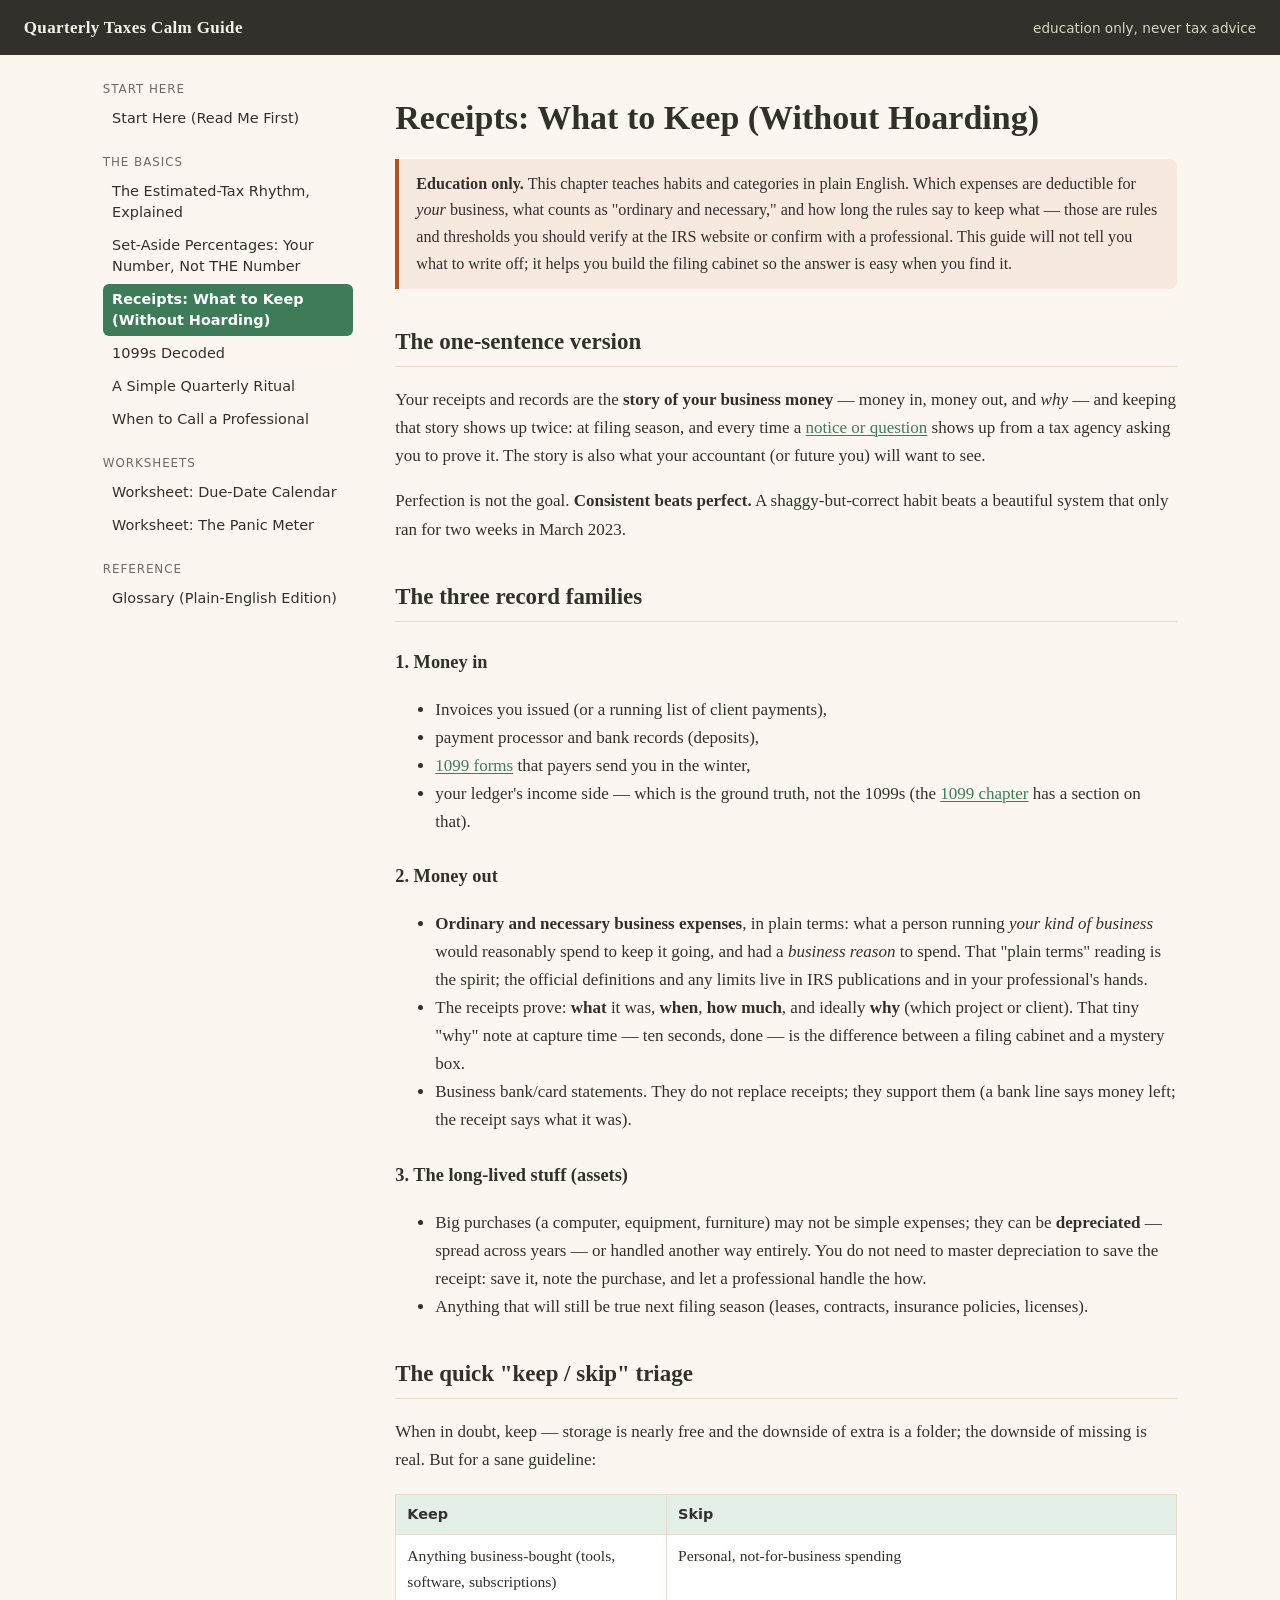
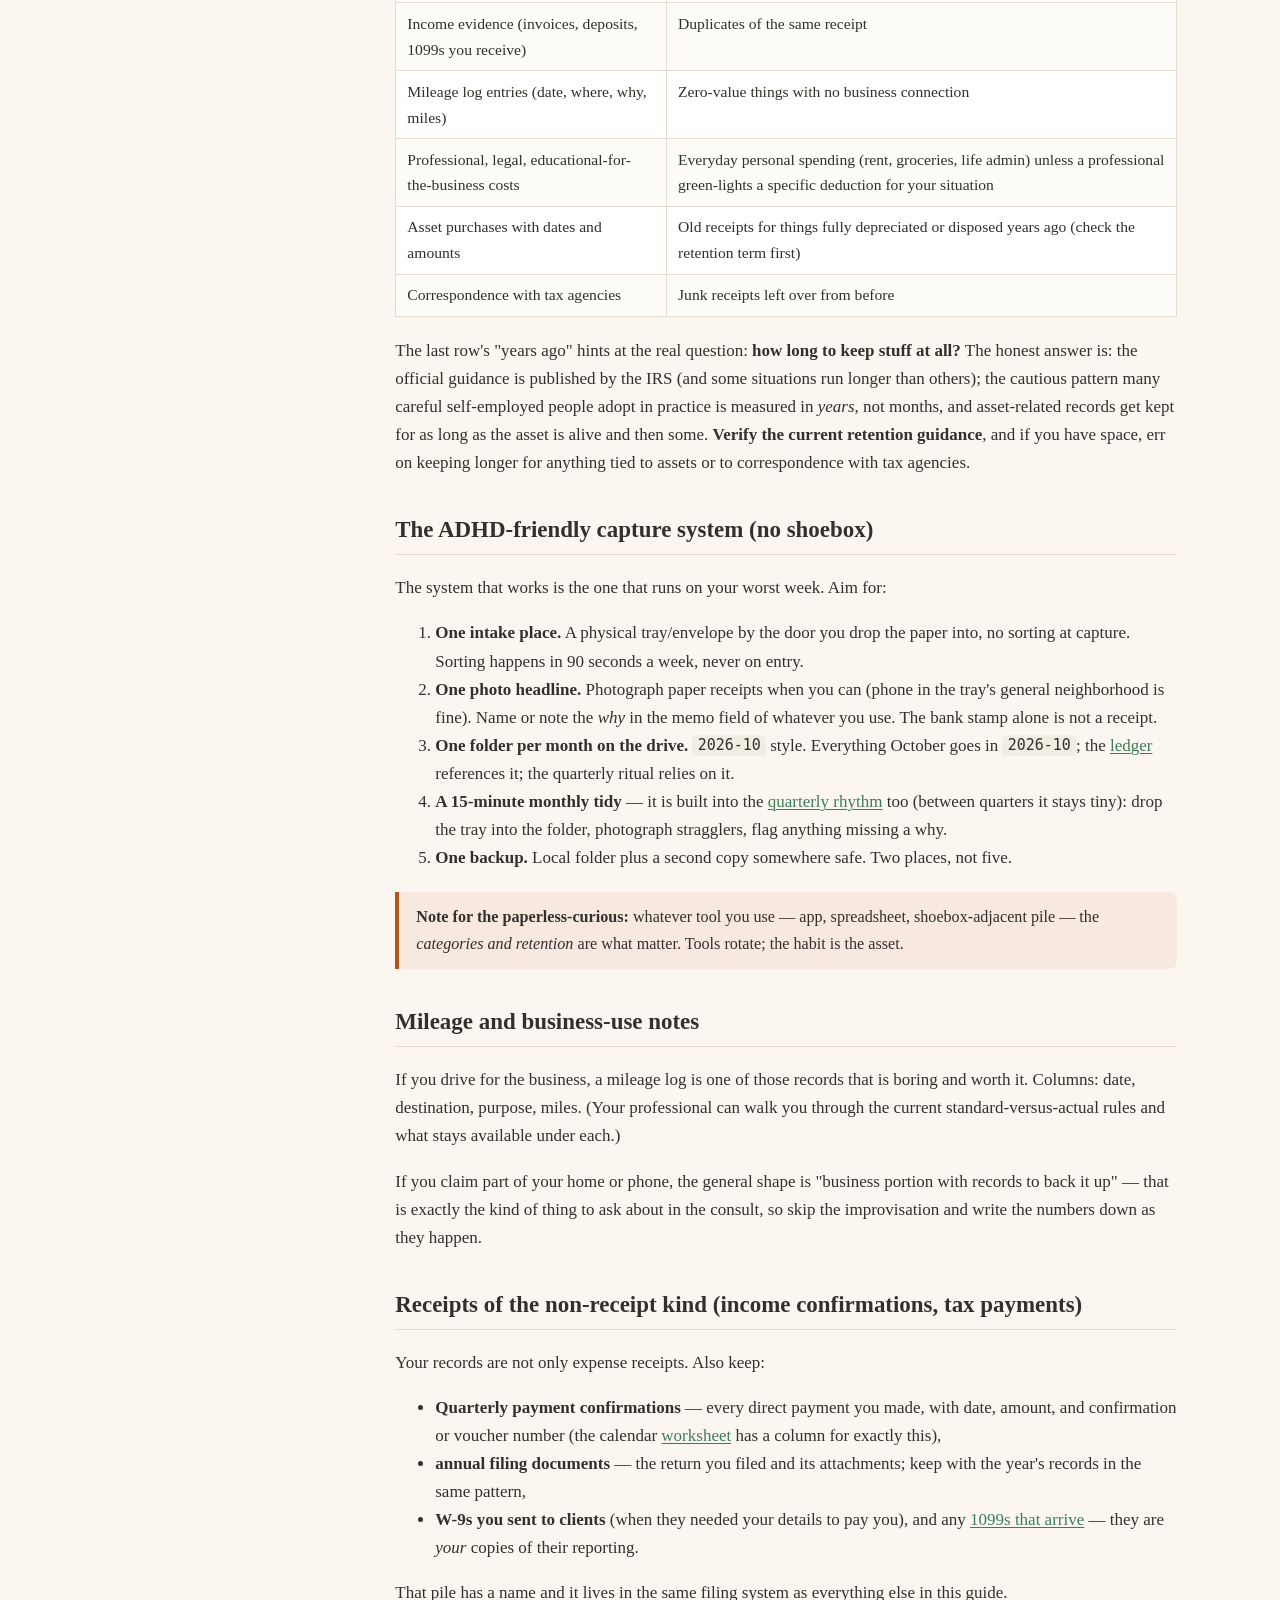
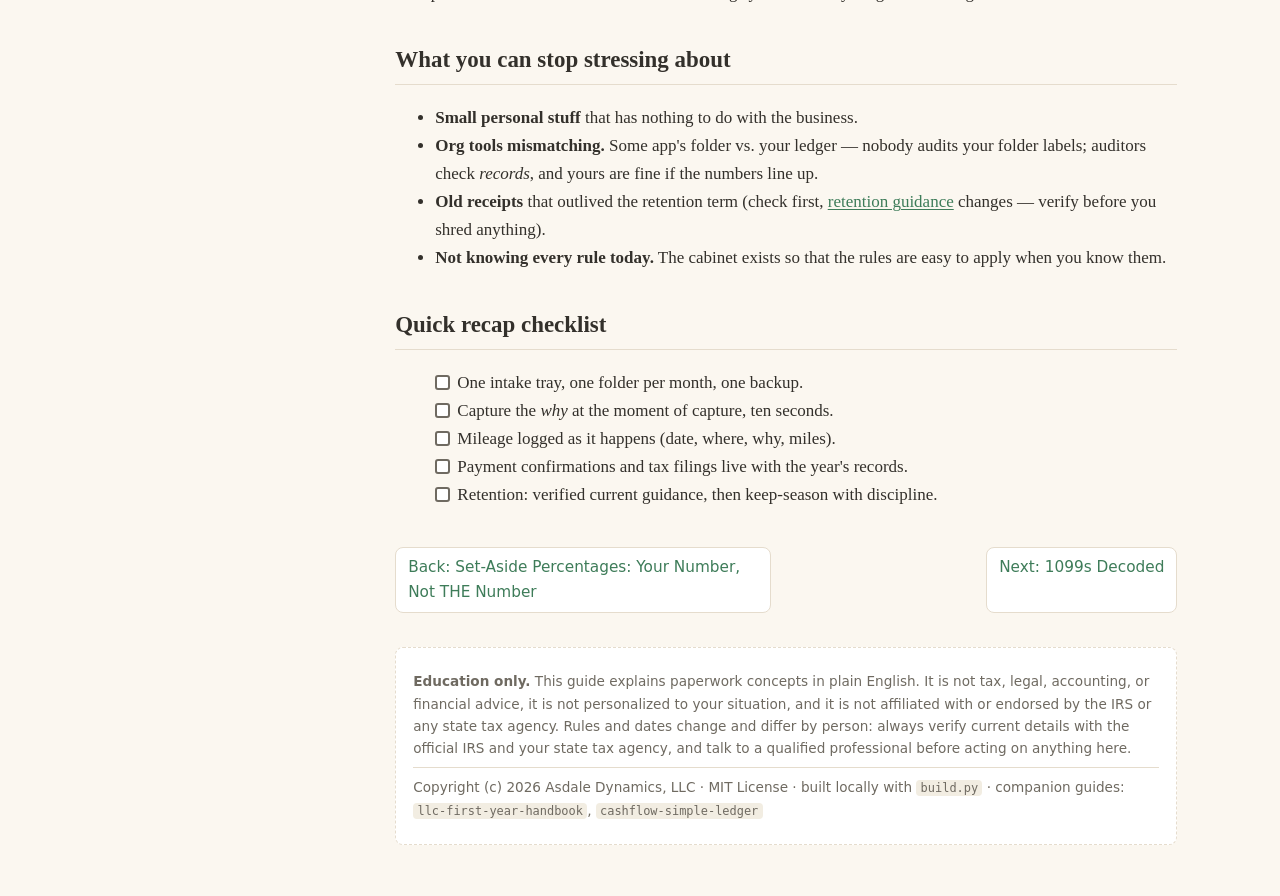
<file: site/03-receipts-what-to-keep.html>
<!doctype html>
<html lang="en">
<head>
<meta charset="utf-8">
<meta name="viewport" content="width=device-width, initial-scale=1">
<meta name="description" content="A calm, education-only paperwork manual for US self-employed folks and LLC owners. Never tax advice.">
<title>Receipts: What to Keep (Without Hoarding) &#183; Quarterly Taxes Calm Guide</title>
<link rel="stylesheet" href="styles.css">
</head>
<body>
<header class="topbar">
<span class="brand">Quarterly Taxes Calm Guide</span>
<span class="tagline">education only, never tax advice</span>
</header>
<div class="layout">
<nav class="sidebar" aria-label="Guide contents">
<div class="nav-group"><div class="nav-heading">Start here</div><ul><li><a href="index.html">Start Here (Read Me First)</a></li></ul></div>
<div class="nav-group"><div class="nav-heading">The basics</div><ul><li><a href="01-estimated-tax-rhythm.html">The Estimated-Tax Rhythm, Explained</a></li><li><a href="02-set-aside-percentages.html">Set-Aside Percentages: Your Number, Not THE Number</a></li><li><a class="active" href="03-receipts-what-to-keep.html">Receipts: What to Keep (Without Hoarding)</a></li><li><a href="04-1099s-decoded.html">1099s Decoded</a></li><li><a href="05-quarterly-ritual.html">A Simple Quarterly Ritual</a></li><li><a href="06-when-to-call-a-professional.html">When to Call a Professional</a></li></ul></div>
<div class="nav-group"><div class="nav-heading">Worksheets</div><ul><li><a href="worksheets/due-date-calendar.html">Worksheet: Due-Date Calendar</a></li><li><a href="worksheets/panic-meter.html">Worksheet: The Panic Meter</a></li></ul></div>
<div class="nav-group"><div class="nav-heading">Reference</div><ul><li><a href="glossary.html">Glossary (Plain-English Edition)</a></li></ul></div>
</nav>
<main class="content">
<h1 id="receipts-what-to-keep-without-hoarding">Receipts: What to Keep (Without Hoarding)</h1>
<blockquote><p><strong>Education only.</strong> This chapter teaches habits and categories in plain English. Which expenses are deductible for <em>your</em> business, what counts as "ordinary and necessary," and how long the rules say to keep what — those are rules and thresholds you should verify at the IRS website or confirm with a professional. This guide will not tell you what to write off; it helps you build the filing cabinet so the answer is easy when you find it.</p></blockquote>
<h2 id="the-one-sentence-version">The one-sentence version</h2>
<p>Your receipts and records are the <strong>story of your business money</strong> — money in, money out, and <em>why</em> — and keeping that story shows up twice: at filing season, and every time a <a href="glossary.html#cp-notice">notice or question</a> shows up from a tax agency asking you to prove it. The story is also what your accountant (or future you) will want to see.</p>
<p>Perfection is not the goal. <strong>Consistent beats perfect.</strong> A shaggy-but-correct habit beats a beautiful system that only ran for two weeks in March 2023.</p>
<h2 id="the-three-record-families">The three record families</h2>
<h3 id="1-money-in">1. Money in</h3>
<ul><li>Invoices you issued (or a running list of client payments),</li><li>payment processor and bank records (deposits),</li><li><a href="04-1099s-decoded.html">1099 forms</a> that payers send you in the winter,</li><li>your ledger's income side — which is the ground truth, not the 1099s (the <a href="04-1099s-decoded.html">1099 chapter</a> has a section on that).</li></ul>
<h3 id="2-money-out">2. Money out</h3>
<ul><li><strong>Ordinary and necessary business expenses</strong>, in plain terms: what a person running <em>your kind of business</em> would reasonably spend to keep it going, and had a <em>business reason</em> to spend. That "plain terms" reading is the spirit; the official definitions and any limits live in IRS publications and in your professional's hands.</li><li>The receipts prove: <strong>what</strong> it was, <strong>when</strong>, <strong>how much</strong>, and ideally <strong>why</strong> (which project or client). That tiny "why" note at capture time — ten seconds, done — is the difference between a filing cabinet and a mystery box.</li><li>Business bank/card statements. They do not replace receipts; they support them (a bank line says money left; the receipt says what it was).</li></ul>
<h3 id="3-the-long-lived-stuff-assets">3. The long-lived stuff (assets)</h3>
<ul><li>Big purchases (a computer, equipment, furniture) may not be simple expenses; they can be <strong>depreciated</strong> — spread across years — or handled another way entirely. You do not need to master depreciation to save the receipt: save it, note the purchase, and let a professional handle the how.</li><li>Anything that will still be true next filing season (leases, contracts, insurance policies, licenses).</li></ul>
<h2 id="the-quick-keep-skip-triage">The quick "keep / skip" triage</h2>
<p>When in doubt, keep — storage is nearly free and the downside of extra is a folder; the downside of missing is real. But for a sane guideline:</p>
<div class="tablewrap"><table><thead><tr><th>Keep</th><th>Skip</th></tr></thead><tbody><tr><td>Anything business-bought (tools, software, subscriptions)</td><td>Personal, not-for-business spending</td></tr><tr><td>Income evidence (invoices, deposits, 1099s you receive)</td><td>Duplicates of the same receipt</td></tr><tr><td>Mileage log entries (date, where, why, miles)</td><td>Zero-value things with no business connection</td></tr><tr><td>Professional, legal, educational-for-the-business costs</td><td>Everyday personal spending (rent, groceries, life admin) unless a professional green-lights a specific deduction for your situation</td></tr><tr><td>Asset purchases with dates and amounts</td><td>Old receipts for things fully depreciated or disposed years ago (check the retention term first)</td></tr><tr><td>Correspondence with tax agencies</td><td>Junk receipts left over from before</td></tr></tbody></table></div>
<p>The last row's "years ago" hints at the real question: <strong>how long to keep stuff at all?</strong> The honest answer is: the official guidance is published by the IRS (and some situations run longer than others); the cautious pattern many careful self-employed people adopt in practice is measured in <em>years</em>, not months, and asset-related records get kept for as long as the asset is alive and then some. <strong>Verify the current retention guidance</strong>, and if you have space, err on keeping longer for anything tied to assets or to correspondence with tax agencies.</p>
<h2 id="the-adhd-friendly-capture-system-no-shoebox">The ADHD-friendly capture system (no shoebox)</h2>
<p>The system that works is the one that runs on your worst week. Aim for:</p>
<ol><li><strong>One intake place.</strong> A physical tray/envelope by the door you drop the paper into, no sorting at capture. Sorting happens in 90 seconds a week, never on entry.</li><li><strong>One photo headline.</strong> Photograph paper receipts when you can (phone in the tray's general neighborhood is fine). Name or note the <em>why</em> in the memo field of whatever you use. The bank stamp alone is not a receipt.</li><li><strong>One folder per month on the drive.</strong> <code>2026-10</code> style. Everything October goes in <code>2026-10</code>; the <a href="05-quarterly-ritual.html">ledger</a> references it; the quarterly ritual relies on it.</li><li><strong>A 15-minute monthly tidy</strong> — it is built into the <a href="05-quarterly-ritual.html">quarterly rhythm</a> too (between quarters it stays tiny): drop the tray into the folder, photograph stragglers, flag anything missing a why.</li><li><strong>One backup.</strong> Local folder plus a second copy somewhere safe. Two places, not five.</li></ol>
<blockquote><p><strong>Note for the paperless-curious:</strong> whatever tool you use — app, spreadsheet, shoebox-adjacent pile — the <em>categories and retention</em> are what matter. Tools rotate; the habit is the asset.</p></blockquote>
<h2 id="mileage-and-business-use-notes">Mileage and business-use notes</h2>
<p>If you drive for the business, a mileage log is one of those records that is boring and worth it. Columns: date, destination, purpose, miles. (Your professional can walk you through the current standard-versus-actual rules and what stays available under each.)</p>
<p>If you claim part of your home or phone, the general shape is "business portion with records to back it up" — that is exactly the kind of thing to ask about in the consult, so skip the improvisation and write the numbers down as they happen.</p>
<h2 id="receipts-of-the-non-receipt-kind-income-confirmations-tax-payments">Receipts of the non-receipt kind (income confirmations, tax payments)</h2>
<p>Your records are not only expense receipts. Also keep:</p>
<ul><li><strong>Quarterly payment confirmations</strong> — every direct payment you made, with date, amount, and confirmation or voucher number (the calendar <a href="worksheets/due-date-calendar.html">worksheet</a> has a column for exactly this),</li><li><strong>annual filing documents</strong> — the return you filed and its attachments; keep with the year's records in the same pattern,</li><li><strong>W-9s you sent to clients</strong> (when they needed your details to pay you), and any <a href="04-1099s-decoded.html">1099s that arrive</a> — they are <em>your</em> copies of their reporting.</li></ul>
<p>That pile has a name and it lives in the same filing system as everything else in this guide.</p>
<h2 id="what-you-can-stop-stressing-about">What you can stop stressing about</h2>
<ul><li><strong>Small personal stuff</strong> that has nothing to do with the business.</li><li><strong>Org tools mismatching.</strong> Some app's folder vs. your ledger — nobody audits your folder labels; auditors check <em>records</em>, and yours are fine if the numbers line up.</li><li><strong>Old receipts</strong> that outlived the retention term (check first, <a href="glossary.html#record-retention">retention guidance</a> changes — verify before you shred anything).</li><li><strong>Not knowing every rule today.</strong> The cabinet exists so that the rules are easy to apply when you know them.</li></ul>
<h2 id="quick-recap-checklist">Quick recap checklist</h2>
<ul><li class="job"><span class="box"></span>One intake tray, one folder per month, one backup.</li><li class="job"><span class="box"></span>Capture the <em>why</em> at the moment of capture, ten seconds.</li><li class="job"><span class="box"></span>Mileage logged as it happens (date, where, why, miles).</li><li class="job"><span class="box"></span>Payment confirmations and tax filings live with the year's records.</li><li class="job"><span class="box"></span>Retention: verified current guidance, then keep-season with discipline.</li></ul>
<div class="pager"><a class="pager-link" href="02-set-aside-percentages.html">Back: Set-Aside Percentages: Your Number, Not THE Number</a><a class="pager-link pager-next" href="04-1099s-decoded.html">Next: 1099s Decoded</a></div><div class="doc-footer"><p><strong>Education only.</strong> This guide explains paperwork concepts in plain English. It is not tax, legal, accounting, or financial advice, it is not personalized to your situation, and it is not affiliated with or endorsed by the IRS or any state tax agency. Rules and dates change and differ by person: always verify current details with the official IRS and your state tax agency, and talk to a qualified professional before acting on anything here.</p><p class="colophon">Copyright (c) 2026 Asdale Dynamics, LLC &#183; MIT License &#183; built locally with <code>build.py</code> &#183; companion guides: <code>llc-first-year-handbook</code>, <code>cashflow-simple-ledger</code></p></div></main>
</div>
</body>
</html>
</file>
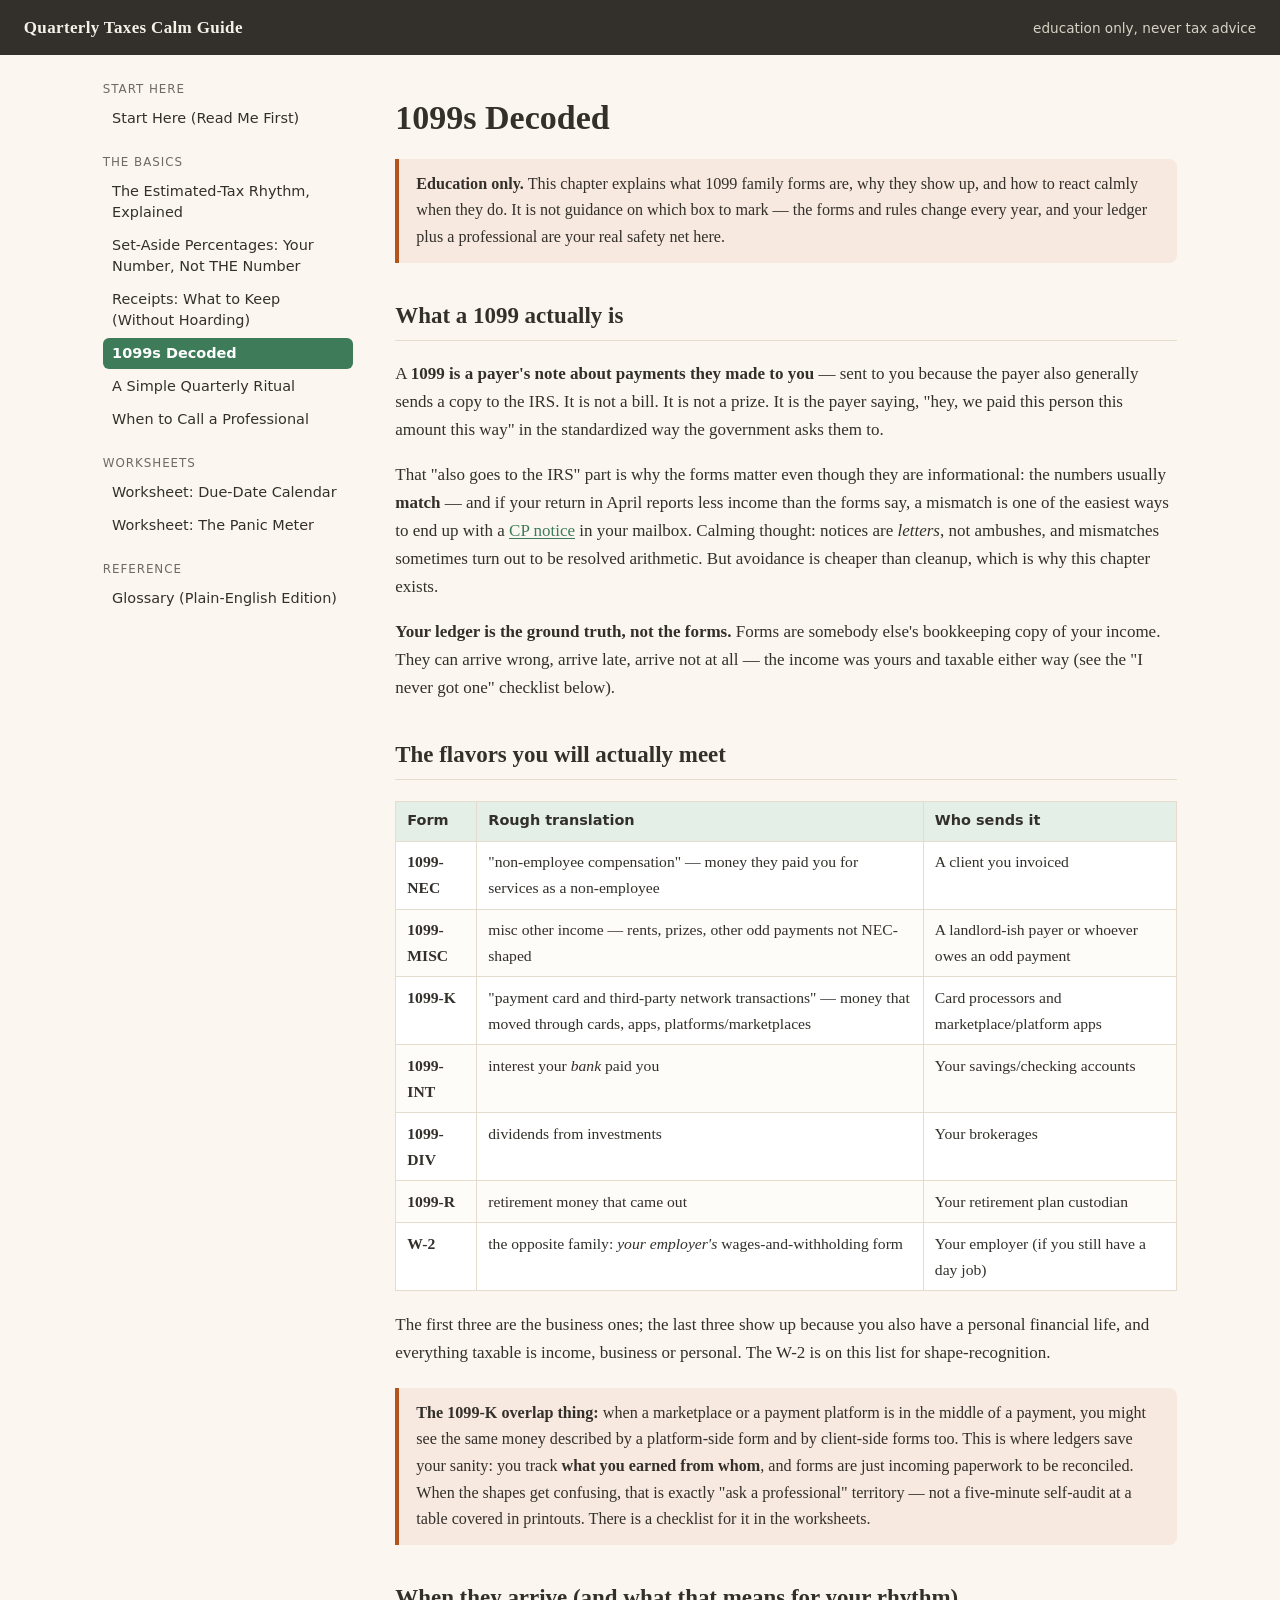
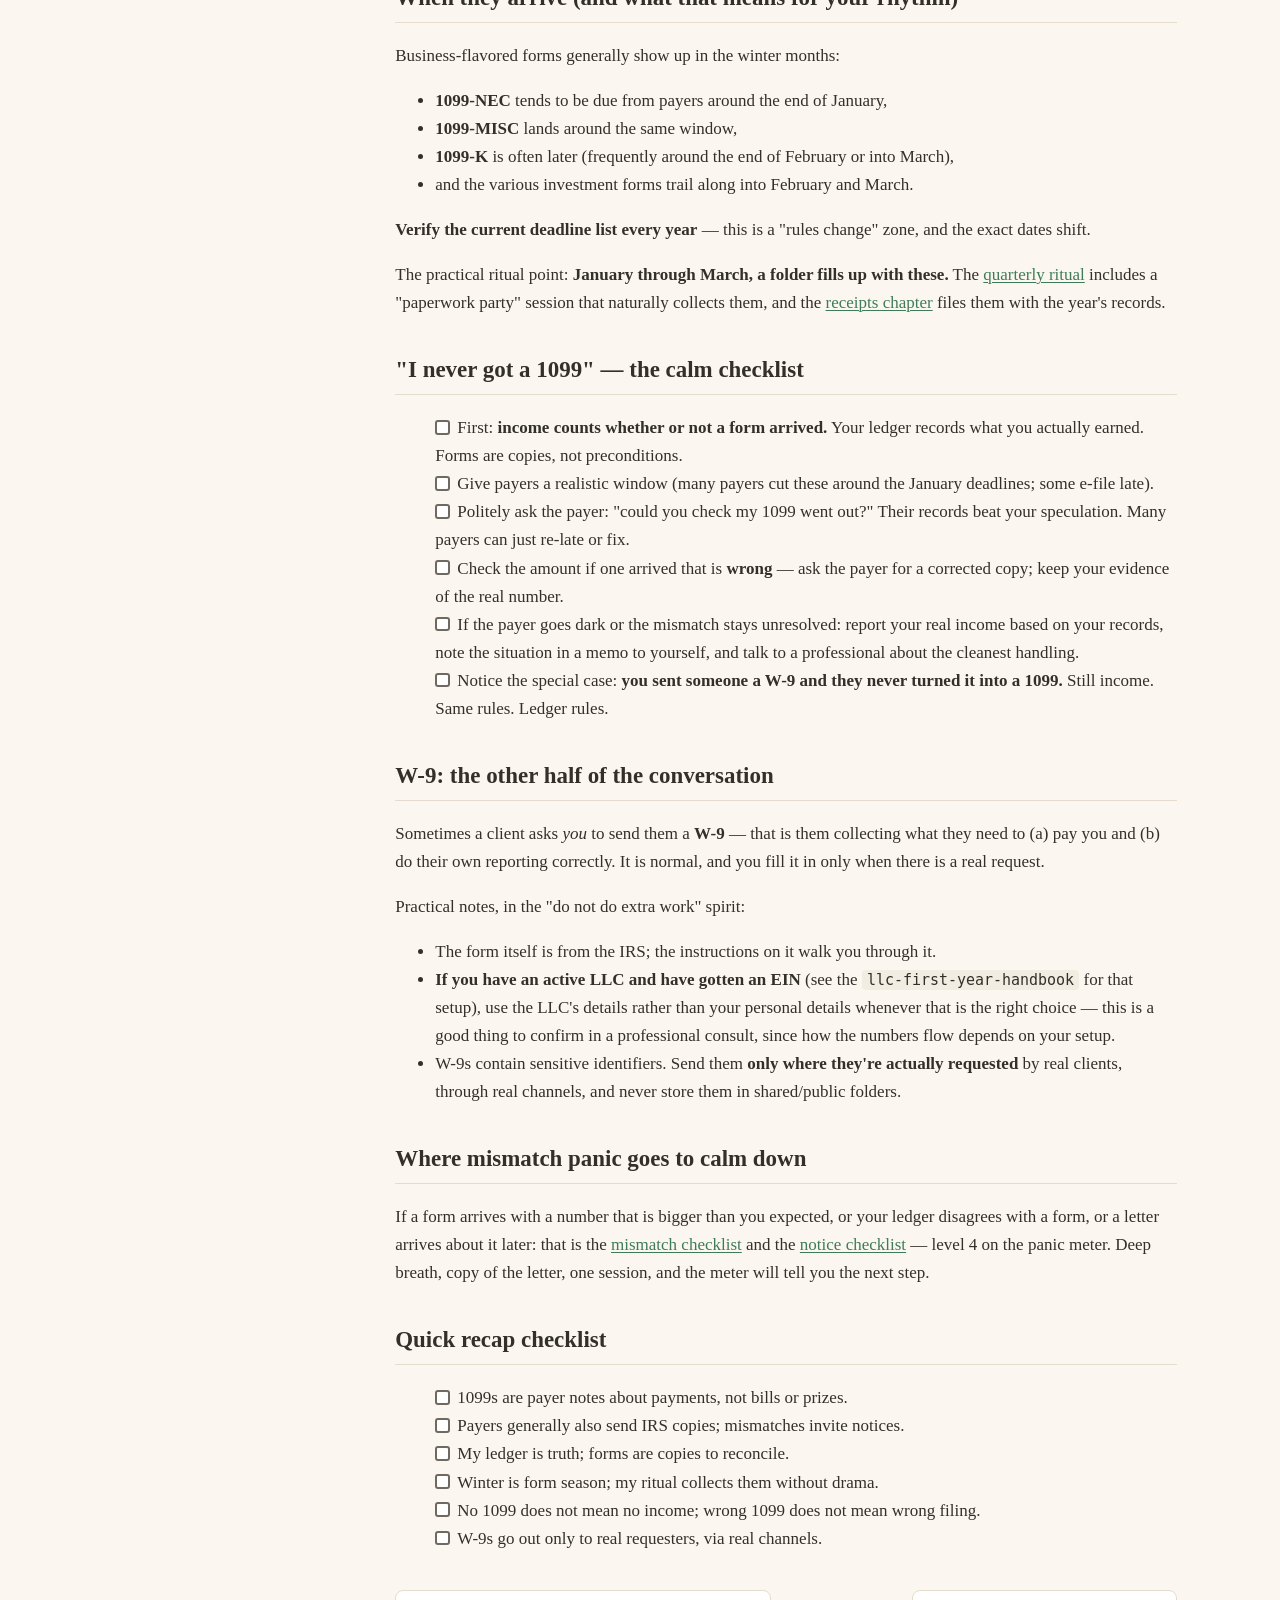
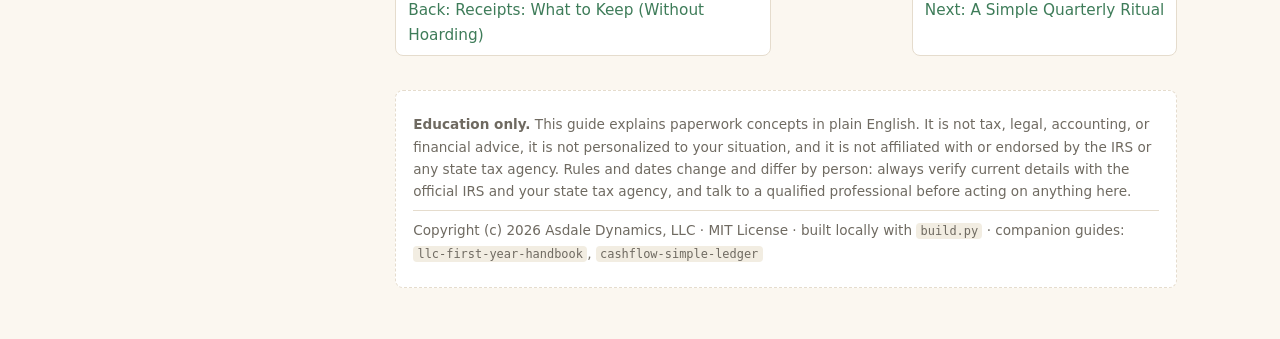
<file: site/04-1099s-decoded.html>
<!doctype html>
<html lang="en">
<head>
<meta charset="utf-8">
<meta name="viewport" content="width=device-width, initial-scale=1">
<meta name="description" content="A calm, education-only paperwork manual for US self-employed folks and LLC owners. Never tax advice.">
<title>1099s Decoded &#183; Quarterly Taxes Calm Guide</title>
<link rel="stylesheet" href="styles.css">
</head>
<body>
<header class="topbar">
<span class="brand">Quarterly Taxes Calm Guide</span>
<span class="tagline">education only, never tax advice</span>
</header>
<div class="layout">
<nav class="sidebar" aria-label="Guide contents">
<div class="nav-group"><div class="nav-heading">Start here</div><ul><li><a href="index.html">Start Here (Read Me First)</a></li></ul></div>
<div class="nav-group"><div class="nav-heading">The basics</div><ul><li><a href="01-estimated-tax-rhythm.html">The Estimated-Tax Rhythm, Explained</a></li><li><a href="02-set-aside-percentages.html">Set-Aside Percentages: Your Number, Not THE Number</a></li><li><a href="03-receipts-what-to-keep.html">Receipts: What to Keep (Without Hoarding)</a></li><li><a class="active" href="04-1099s-decoded.html">1099s Decoded</a></li><li><a href="05-quarterly-ritual.html">A Simple Quarterly Ritual</a></li><li><a href="06-when-to-call-a-professional.html">When to Call a Professional</a></li></ul></div>
<div class="nav-group"><div class="nav-heading">Worksheets</div><ul><li><a href="worksheets/due-date-calendar.html">Worksheet: Due-Date Calendar</a></li><li><a href="worksheets/panic-meter.html">Worksheet: The Panic Meter</a></li></ul></div>
<div class="nav-group"><div class="nav-heading">Reference</div><ul><li><a href="glossary.html">Glossary (Plain-English Edition)</a></li></ul></div>
</nav>
<main class="content">
<h1 id="1099s-decoded">1099s Decoded</h1>
<blockquote><p><strong>Education only.</strong> This chapter explains what 1099 family forms are, why they show up, and how to react calmly when they do. It is not guidance on which box to mark — the forms and rules change every year, and your ledger plus a professional are your real safety net here.</p></blockquote>
<h2 id="what-a-1099-actually-is">What a 1099 actually is</h2>
<p>A <strong>1099 is a payer's note about payments they made to you</strong> — sent to you because the payer also generally sends a copy to the IRS. It is not a bill. It is not a prize. It is the payer saying, "hey, we paid this person this amount this way" in the standardized way the government asks them to.</p>
<p>That "also goes to the IRS" part is why the forms matter even though they are informational: the numbers usually <strong>match</strong> — and if your return in April reports less income than the forms say, a mismatch is one of the easiest ways to end up with a <a href="glossary.html#cp-notice">CP notice</a> in your mailbox. Calming thought: notices are <em>letters</em>, not ambushes, and mismatches sometimes turn out to be resolved arithmetic. But avoidance is cheaper than cleanup, which is why this chapter exists.</p>
<p><strong>Your ledger is the ground truth, not the forms.</strong> Forms are somebody else's bookkeeping copy of your income. They can arrive wrong, arrive late, arrive not at all — the income was yours and taxable either way (see the "I never got one" checklist below).</p>
<h2 id="the-flavors-you-will-actually-meet">The flavors you will actually meet</h2>
<div class="tablewrap"><table><thead><tr><th>Form</th><th>Rough translation</th><th>Who sends it</th></tr></thead><tbody><tr><td><strong>1099-NEC</strong></td><td>"non-employee compensation" — money they paid you for services as a non-employee</td><td>A client you invoiced</td></tr><tr><td><strong>1099-MISC</strong></td><td>misc other income — rents, prizes, other odd payments not NEC-shaped</td><td>A landlord-ish payer or whoever owes an odd payment</td></tr><tr><td><strong>1099-K</strong></td><td>"payment card and third-party network transactions" — money that moved through cards, apps, platforms/marketplaces</td><td>Card processors and marketplace/platform apps</td></tr><tr><td><strong>1099-INT</strong></td><td>interest your <em>bank</em> paid you</td><td>Your savings/checking accounts</td></tr><tr><td><strong>1099-DIV</strong></td><td>dividends from investments</td><td>Your brokerages</td></tr><tr><td><strong>1099-R</strong></td><td>retirement money that came out</td><td>Your retirement plan custodian</td></tr><tr><td><strong>W-2</strong></td><td>the opposite family: <em>your employer's</em> wages-and-withholding form</td><td>Your employer (if you still have a day job)</td></tr></tbody></table></div>
<p>The first three are the business ones; the last three show up because you also have a personal financial life, and everything taxable is income, business or personal. The W-2 is on this list for shape-recognition.</p>
<blockquote><p><strong>The 1099-K overlap thing:</strong> when a marketplace or a payment platform is in the middle of a payment, you might see the same money described by a platform-side form and by client-side forms too. This is where ledgers save your sanity: you track <strong>what you earned from whom</strong>, and forms are just incoming paperwork to be reconciled. When the shapes get confusing, that is exactly "ask a professional" territory — not a five-minute self-audit at a table covered in printouts. There is a checklist for it in the worksheets.</p></blockquote>
<h2 id="when-they-arrive-and-what-that-means-for-your-rhythm">When they arrive (and what that means for your rhythm)</h2>
<p>Business-flavored forms generally show up in the winter months:</p>
<ul><li><strong>1099-NEC</strong> tends to be due from payers around the end of January,</li><li><strong>1099-MISC</strong> lands around the same window,</li><li><strong>1099-K</strong> is often later (frequently around the end of February or into March),</li><li>and the various investment forms trail along into February and March.</li></ul>
<p><strong>Verify the current deadline list every year</strong> — this is a "rules change" zone, and the exact dates shift.</p>
<p>The practical ritual point: <strong>January through March, a folder fills up with these.</strong> The <a href="05-quarterly-ritual.html">quarterly ritual</a> includes a "paperwork party" session that naturally collects them, and the <a href="03-receipts-what-to-keep.html">receipts chapter</a> files them with the year's records.</p>
<h2 id="i-never-got-a-1099-the-calm-checklist">"I never got a 1099" — the calm checklist</h2>
<ul><li class="job"><span class="box"></span>First: <strong>income counts whether or not a form arrived.</strong> Your ledger records what you actually earned. Forms are copies, not preconditions.</li><li class="job"><span class="box"></span>Give payers a realistic window (many payers cut these around the January deadlines; some e-file late).</li><li class="job"><span class="box"></span>Politely ask the payer: "could you check my 1099 went out?" Their records beat your speculation. Many payers can just re-late or fix.</li><li class="job"><span class="box"></span>Check the amount if one arrived that is <strong>wrong</strong> — ask the payer for a corrected copy; keep your evidence of the real number.</li><li class="job"><span class="box"></span>If the payer goes dark or the mismatch stays unresolved: report your real income based on your records, note the situation in a memo to yourself, and talk to a professional about the cleanest handling.</li><li class="job"><span class="box"></span>Notice the special case: <strong>you sent someone a W-9 and they never turned it into a 1099.</strong> Still income. Same rules. Ledger rules.</li></ul>
<h2 id="w-9-the-other-half-of-the-conversation">W-9: the other half of the conversation</h2>
<p>Sometimes a client asks <em>you</em> to send them a <strong>W-9</strong> — that is them collecting what they need to (a) pay you and (b) do their own reporting correctly. It is normal, and you fill it in only when there is a real request.</p>
<p>Practical notes, in the "do not do extra work" spirit:</p>
<ul><li>The form itself is from the IRS; the instructions on it walk you through it.</li><li><strong>If you have an active LLC and have gotten an EIN</strong> (see the <code>llc-first-year-handbook</code> for that setup), use the LLC's details rather than your personal details whenever that is the right choice — this is a good thing to confirm in a professional consult, since how the numbers flow depends on your setup.</li><li>W-9s contain sensitive identifiers. Send them <strong>only where they're actually requested</strong> by real clients, through real channels, and never store them in shared/public folders.</li></ul>
<h2 id="where-mismatch-panic-goes-to-calm-down">Where mismatch panic goes to calm down</h2>
<p>If a form arrives with a number that is bigger than you expected, or your ledger disagrees with a form, or a letter arrives about it later: that is the <a href="worksheets/panic-meter.html">mismatch checklist</a> and the <a href="worksheets/panic-meter.html">notice checklist</a> — level 4 on the panic meter. Deep breath, copy of the letter, one session, and the meter will tell you the next step.</p>
<h2 id="quick-recap-checklist">Quick recap checklist</h2>
<ul><li class="job"><span class="box"></span>1099s are payer notes about payments, not bills or prizes.</li><li class="job"><span class="box"></span>Payers generally also send IRS copies; mismatches invite notices.</li><li class="job"><span class="box"></span>My ledger is truth; forms are copies to reconcile.</li><li class="job"><span class="box"></span>Winter is form season; my ritual collects them without drama.</li><li class="job"><span class="box"></span>No 1099 does not mean no income; wrong 1099 does not mean wrong filing.</li><li class="job"><span class="box"></span>W-9s go out only to real requesters, via real channels.</li></ul>
<div class="pager"><a class="pager-link" href="03-receipts-what-to-keep.html">Back: Receipts: What to Keep (Without Hoarding)</a><a class="pager-link pager-next" href="05-quarterly-ritual.html">Next: A Simple Quarterly Ritual</a></div><div class="doc-footer"><p><strong>Education only.</strong> This guide explains paperwork concepts in plain English. It is not tax, legal, accounting, or financial advice, it is not personalized to your situation, and it is not affiliated with or endorsed by the IRS or any state tax agency. Rules and dates change and differ by person: always verify current details with the official IRS and your state tax agency, and talk to a qualified professional before acting on anything here.</p><p class="colophon">Copyright (c) 2026 Asdale Dynamics, LLC &#183; MIT License &#183; built locally with <code>build.py</code> &#183; companion guides: <code>llc-first-year-handbook</code>, <code>cashflow-simple-ledger</code></p></div></main>
</div>
</body>
</html>
</file>
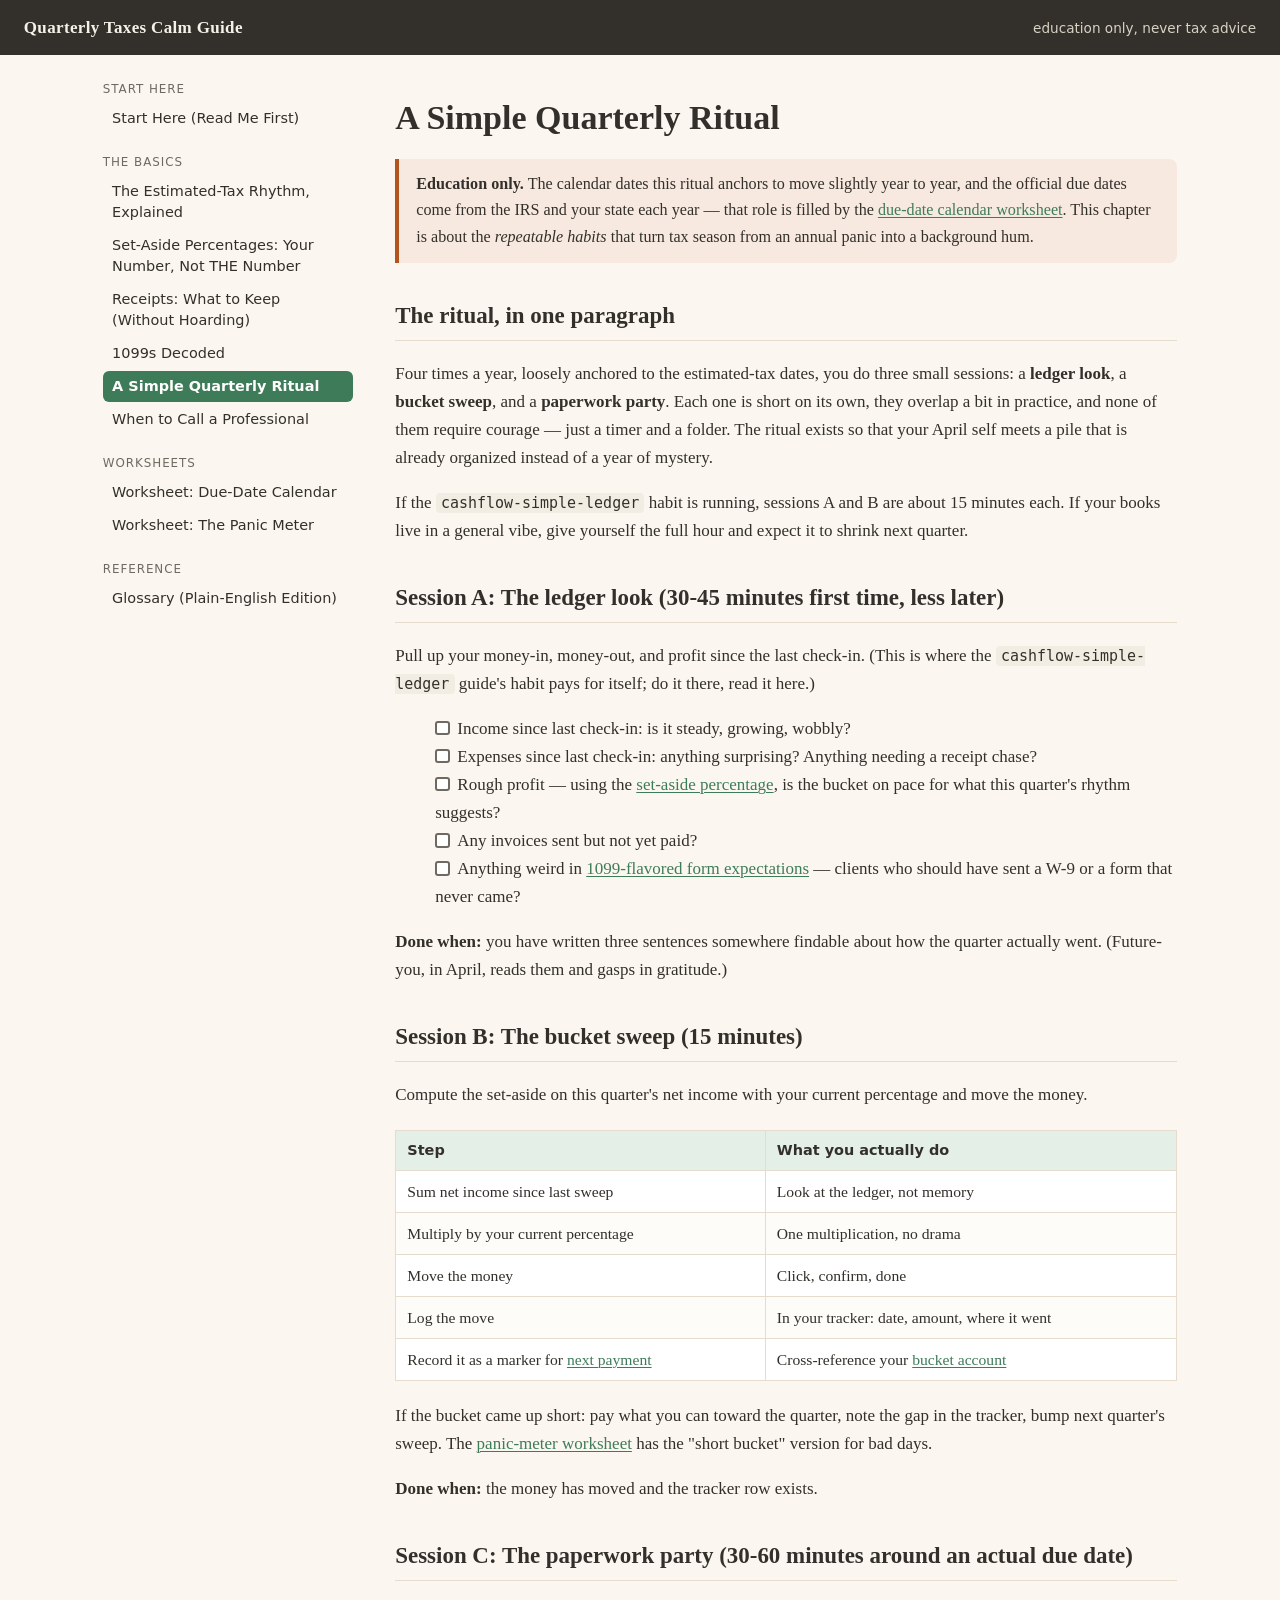
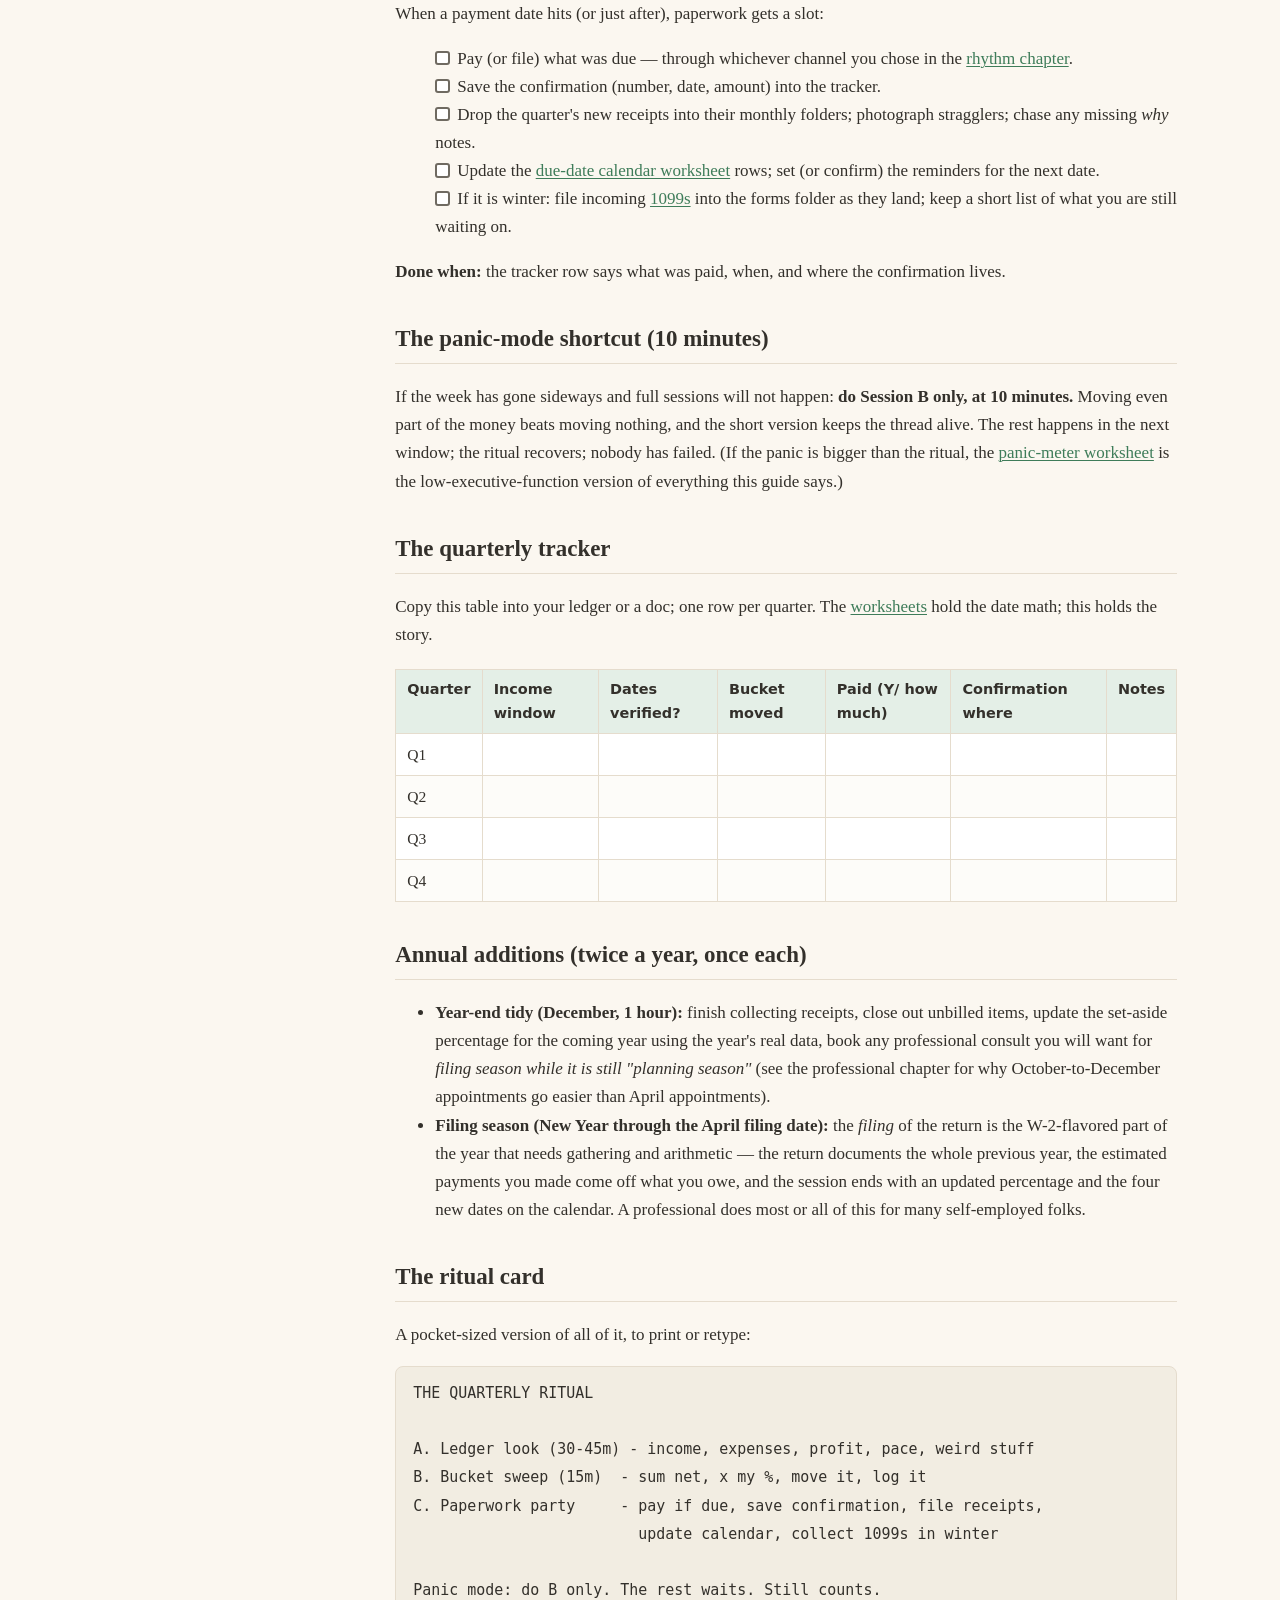
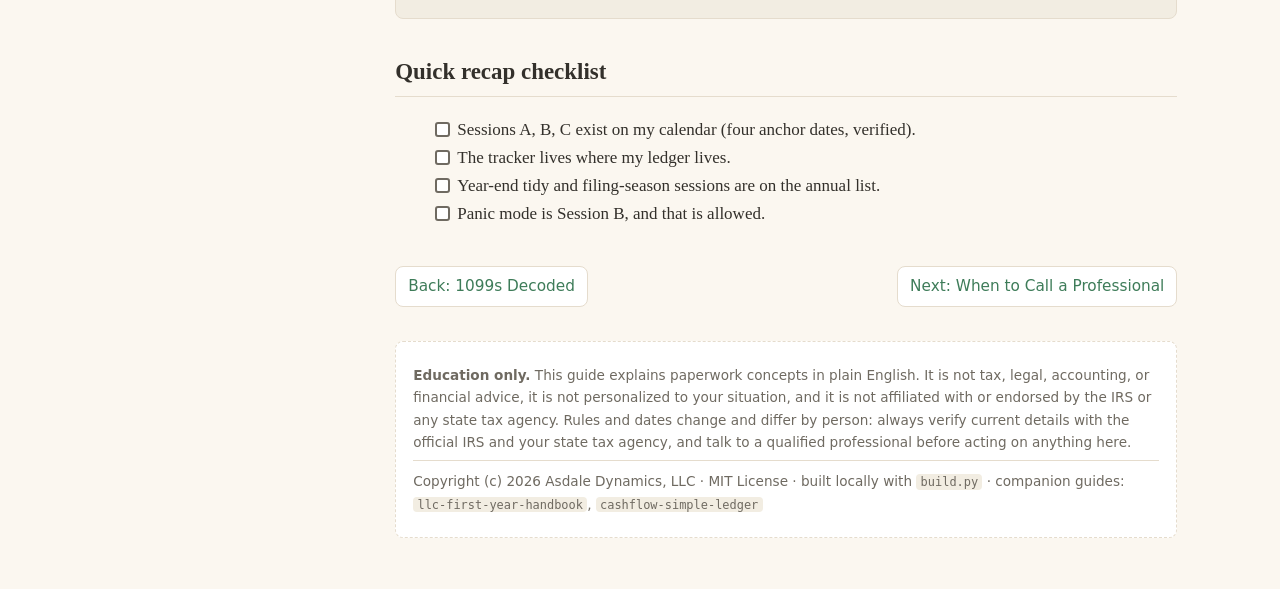
<file: site/05-quarterly-ritual.html>
<!doctype html>
<html lang="en">
<head>
<meta charset="utf-8">
<meta name="viewport" content="width=device-width, initial-scale=1">
<meta name="description" content="A calm, education-only paperwork manual for US self-employed folks and LLC owners. Never tax advice.">
<title>A Simple Quarterly Ritual &#183; Quarterly Taxes Calm Guide</title>
<link rel="stylesheet" href="styles.css">
</head>
<body>
<header class="topbar">
<span class="brand">Quarterly Taxes Calm Guide</span>
<span class="tagline">education only, never tax advice</span>
</header>
<div class="layout">
<nav class="sidebar" aria-label="Guide contents">
<div class="nav-group"><div class="nav-heading">Start here</div><ul><li><a href="index.html">Start Here (Read Me First)</a></li></ul></div>
<div class="nav-group"><div class="nav-heading">The basics</div><ul><li><a href="01-estimated-tax-rhythm.html">The Estimated-Tax Rhythm, Explained</a></li><li><a href="02-set-aside-percentages.html">Set-Aside Percentages: Your Number, Not THE Number</a></li><li><a href="03-receipts-what-to-keep.html">Receipts: What to Keep (Without Hoarding)</a></li><li><a href="04-1099s-decoded.html">1099s Decoded</a></li><li><a class="active" href="05-quarterly-ritual.html">A Simple Quarterly Ritual</a></li><li><a href="06-when-to-call-a-professional.html">When to Call a Professional</a></li></ul></div>
<div class="nav-group"><div class="nav-heading">Worksheets</div><ul><li><a href="worksheets/due-date-calendar.html">Worksheet: Due-Date Calendar</a></li><li><a href="worksheets/panic-meter.html">Worksheet: The Panic Meter</a></li></ul></div>
<div class="nav-group"><div class="nav-heading">Reference</div><ul><li><a href="glossary.html">Glossary (Plain-English Edition)</a></li></ul></div>
</nav>
<main class="content">
<h1 id="a-simple-quarterly-ritual">A Simple Quarterly Ritual</h1>
<blockquote><p><strong>Education only.</strong> The calendar dates this ritual anchors to move slightly year to year, and the official due dates come from the IRS and your state each year — that role is filled by the <a href="worksheets/due-date-calendar.html">due-date calendar worksheet</a>. This chapter is about the <em>repeatable habits</em> that turn tax season from an annual panic into a background hum.</p></blockquote>
<h2 id="the-ritual-in-one-paragraph">The ritual, in one paragraph</h2>
<p>Four times a year, loosely anchored to the estimated-tax dates, you do three small sessions: a <strong>ledger look</strong>, a <strong>bucket sweep</strong>, and a <strong>paperwork party</strong>. Each one is short on its own, they overlap a bit in practice, and none of them require courage — just a timer and a folder. The ritual exists so that your April self meets a pile that is already organized instead of a year of mystery.</p>
<p>If the <code>cashflow-simple-ledger</code> habit is running, sessions A and B are about 15 minutes each. If your books live in a general vibe, give yourself the full hour and expect it to shrink next quarter.</p>
<h2 id="session-a-the-ledger-look-30-45-minutes-first-time-less-later">Session A: The ledger look (30-45 minutes first time, less later)</h2>
<p>Pull up your money-in, money-out, and profit since the last check-in. (This is where the <code>cashflow-simple-ledger</code> guide's habit pays for itself; do it there, read it here.)</p>
<ul><li class="job"><span class="box"></span>Income since last check-in: is it steady, growing, wobbly?</li><li class="job"><span class="box"></span>Expenses since last check-in: anything surprising? Anything needing a receipt chase?</li><li class="job"><span class="box"></span>Rough profit — using the <a href="02-set-aside-percentages.html">set-aside percentage</a>, is the bucket on pace for what this quarter's rhythm suggests?</li><li class="job"><span class="box"></span>Any invoices sent but not yet paid?</li><li class="job"><span class="box"></span>Anything weird in <a href="04-1099s-decoded.html">1099-flavored form expectations</a> — clients who should have sent a W-9 or a form that never came?</li></ul>
<p><strong>Done when:</strong> you have written three sentences somewhere findable about how the quarter actually went. (Future-you, in April, reads them and gasps in gratitude.)</p>
<h2 id="session-b-the-bucket-sweep-15-minutes">Session B: The bucket sweep (15 minutes)</h2>
<p>Compute the set-aside on this quarter's net income with your current percentage and move the money.</p>
<div class="tablewrap"><table><thead><tr><th>Step</th><th>What you actually do</th></tr></thead><tbody><tr><td>Sum net income since last sweep</td><td>Look at the ledger, not memory</td></tr><tr><td>Multiply by your current percentage</td><td>One multiplication, no drama</td></tr><tr><td>Move the money</td><td>Click, confirm, done</td></tr><tr><td>Log the move</td><td>In your tracker: date, amount, where it went</td></tr><tr><td>Record it as a marker for <a href="01-estimated-tax-rhythm.html">next payment</a></td><td>Cross-reference your <a href="02-set-aside-percentages.html">bucket account</a></td></tr></tbody></table></div>
<p>If the bucket came up short: pay what you can toward the quarter, note the gap in the tracker, bump next quarter's sweep. The <a href="worksheets/panic-meter.html">panic-meter worksheet</a> has the "short bucket" version for bad days.</p>
<p><strong>Done when:</strong> the money has moved and the tracker row exists.</p>
<h2 id="session-c-the-paperwork-party-30-60-minutes-around-an-actual-due-date">Session C: The paperwork party (30-60 minutes around an actual due date)</h2>
<p>When a payment date hits (or just after), paperwork gets a slot:</p>
<ul><li class="job"><span class="box"></span>Pay (or file) what was due — through whichever channel you chose in the <a href="01-estimated-tax-rhythm.html">rhythm chapter</a>.</li><li class="job"><span class="box"></span>Save the confirmation (number, date, amount) into the tracker.</li><li class="job"><span class="box"></span>Drop the quarter's new receipts into their monthly folders; photograph stragglers; chase any missing <em>why</em> notes.</li><li class="job"><span class="box"></span>Update the <a href="worksheets/due-date-calendar.html">due-date calendar worksheet</a> rows; set (or confirm) the reminders for the next date.</li><li class="job"><span class="box"></span>If it is winter: file incoming <a href="04-1099s-decoded.html">1099s</a> into the forms folder as they land; keep a short list of what you are still waiting on.</li></ul>
<p><strong>Done when:</strong> the tracker row says what was paid, when, and where the confirmation lives.</p>
<h2 id="the-panic-mode-shortcut-10-minutes">The panic-mode shortcut (10 minutes)</h2>
<p>If the week has gone sideways and full sessions will not happen: <strong>do Session B only, at 10 minutes.</strong> Moving even part of the money beats moving nothing, and the short version keeps the thread alive. The rest happens in the next window; the ritual recovers; nobody has failed. (If the panic is bigger than the ritual, the <a href="worksheets/panic-meter.html">panic-meter worksheet</a> is the low-executive-function version of everything this guide says.)</p>
<h2 id="the-quarterly-tracker">The quarterly tracker</h2>
<p>Copy this table into your ledger or a doc; one row per quarter. The <a href="worksheets/due-date-calendar.html">worksheets</a> hold the date math; this holds the story.</p>
<div class="tablewrap"><table><thead><tr><th>Quarter</th><th>Income window</th><th>Dates verified?</th><th>Bucket moved</th><th>Paid (Y/ how much)</th><th>Confirmation where</th><th>Notes</th></tr></thead><tbody><tr><td>Q1</td><td></td><td></td><td></td><td></td><td></td><td></td></tr><tr><td>Q2</td><td></td><td></td><td></td><td></td><td></td><td></td></tr><tr><td>Q3</td><td></td><td></td><td></td><td></td><td></td><td></td></tr><tr><td>Q4</td><td></td><td></td><td></td><td></td><td></td><td></td></tr></tbody></table></div>
<h2 id="annual-additions-twice-a-year-once-each">Annual additions (twice a year, once each)</h2>
<ul><li><strong>Year-end tidy (December, 1 hour):</strong> finish collecting receipts, close out unbilled items, update the set-aside percentage for the coming year using the year's real data, book any professional consult you will want for <em>filing season while it is still "planning season"</em> (see the professional chapter for why October-to-December appointments go easier than April appointments).</li><li><strong>Filing season (New Year through the April filing date):</strong> the <em>filing</em> of the return is the W-2-flavored part of the year that needs gathering and arithmetic — the return documents the whole previous year, the estimated payments you made come off what you owe, and the session ends with an updated percentage and the four new dates on the calendar. A professional does most or all of this for many self-employed folks.</li></ul>
<h2 id="the-ritual-card">The ritual card</h2>
<p>A pocket-sized version of all of it, to print or retype:</p>
<pre><code>THE QUARTERLY RITUAL

A. Ledger look (30-45m) - income, expenses, profit, pace, weird stuff
B. Bucket sweep (15m)  - sum net, x my %, move it, log it
C. Paperwork party     - pay if due, save confirmation, file receipts,
                         update calendar, collect 1099s in winter

Panic mode: do B only. The rest waits. Still counts.</code></pre>
<h2 id="quick-recap-checklist">Quick recap checklist</h2>
<ul><li class="job"><span class="box"></span>Sessions A, B, C exist on my calendar (four anchor dates, verified).</li><li class="job"><span class="box"></span>The tracker lives where my ledger lives.</li><li class="job"><span class="box"></span>Year-end tidy and filing-season sessions are on the annual list.</li><li class="job"><span class="box"></span>Panic mode is Session B, and that is allowed.</li></ul>
<div class="pager"><a class="pager-link" href="04-1099s-decoded.html">Back: 1099s Decoded</a><a class="pager-link pager-next" href="06-when-to-call-a-professional.html">Next: When to Call a Professional</a></div><div class="doc-footer"><p><strong>Education only.</strong> This guide explains paperwork concepts in plain English. It is not tax, legal, accounting, or financial advice, it is not personalized to your situation, and it is not affiliated with or endorsed by the IRS or any state tax agency. Rules and dates change and differ by person: always verify current details with the official IRS and your state tax agency, and talk to a qualified professional before acting on anything here.</p><p class="colophon">Copyright (c) 2026 Asdale Dynamics, LLC &#183; MIT License &#183; built locally with <code>build.py</code> &#183; companion guides: <code>llc-first-year-handbook</code>, <code>cashflow-simple-ledger</code></p></div></main>
</div>
</body>
</html>
</file>
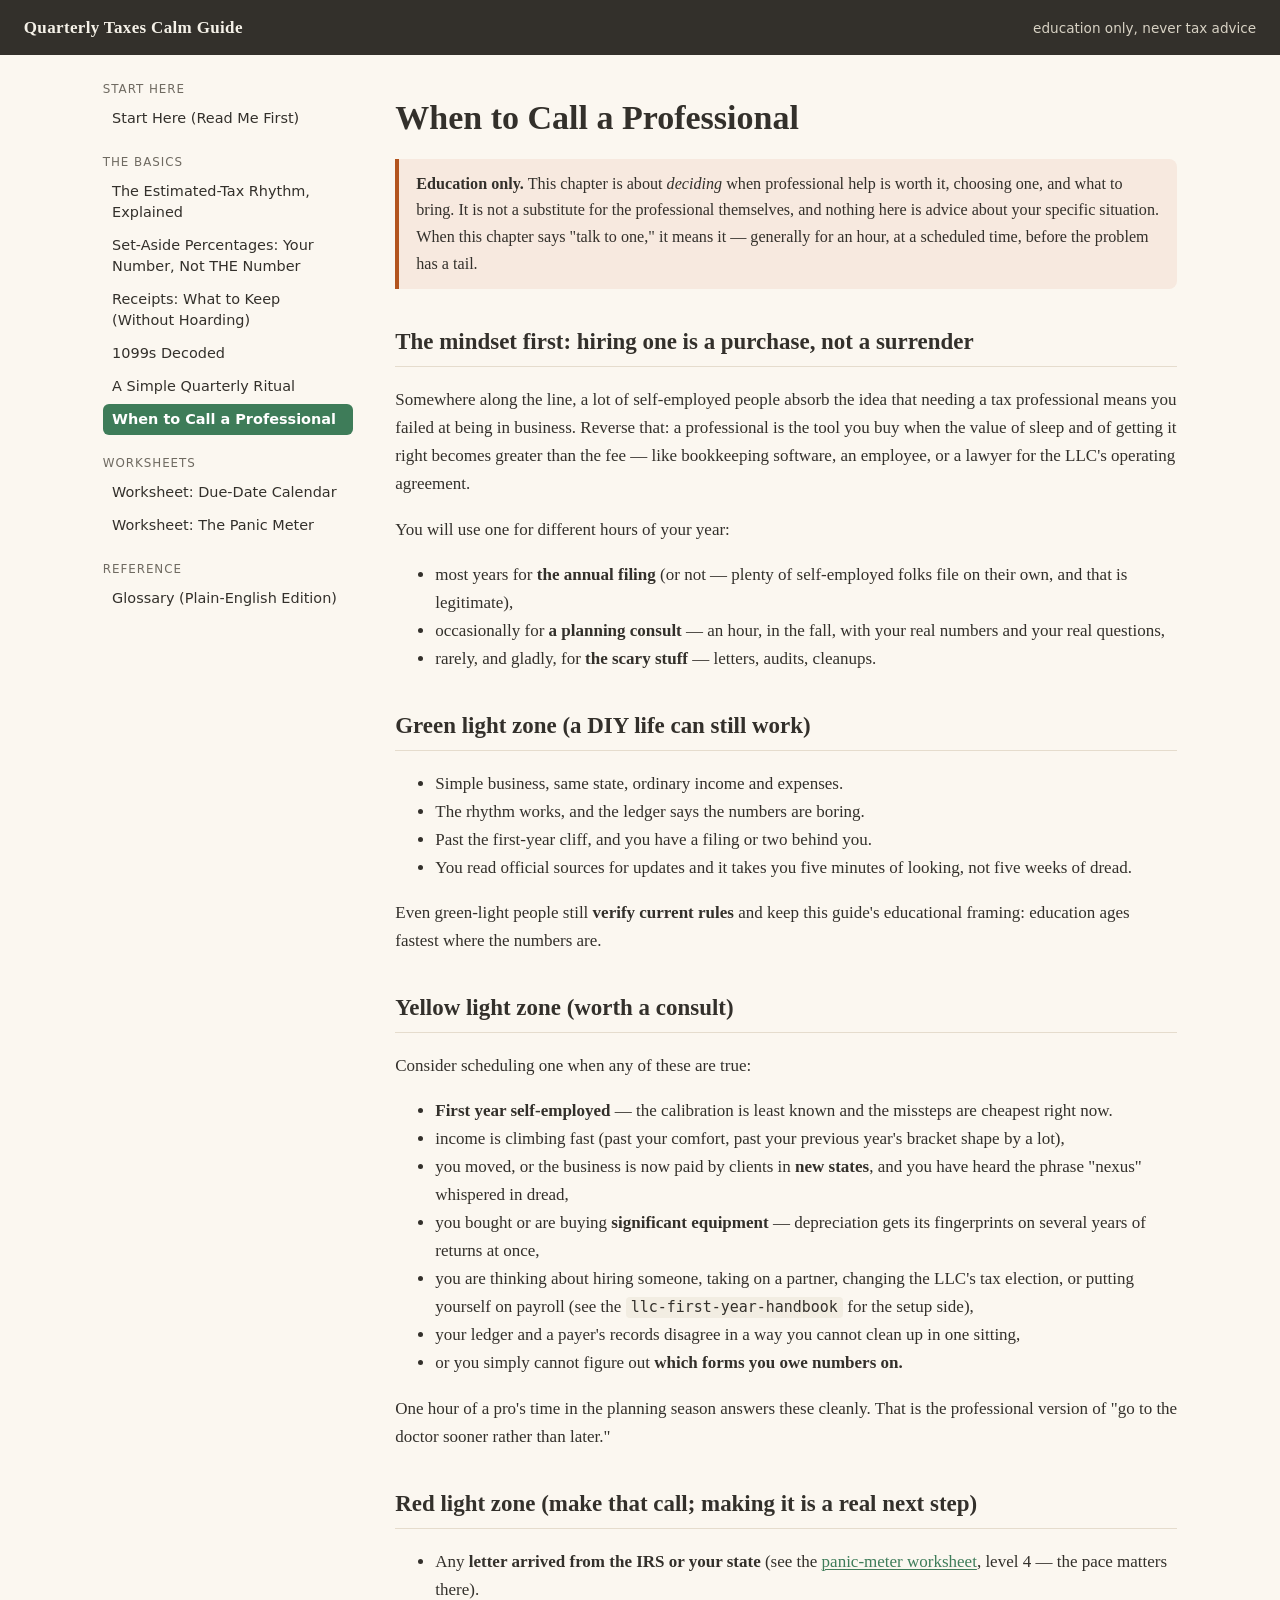
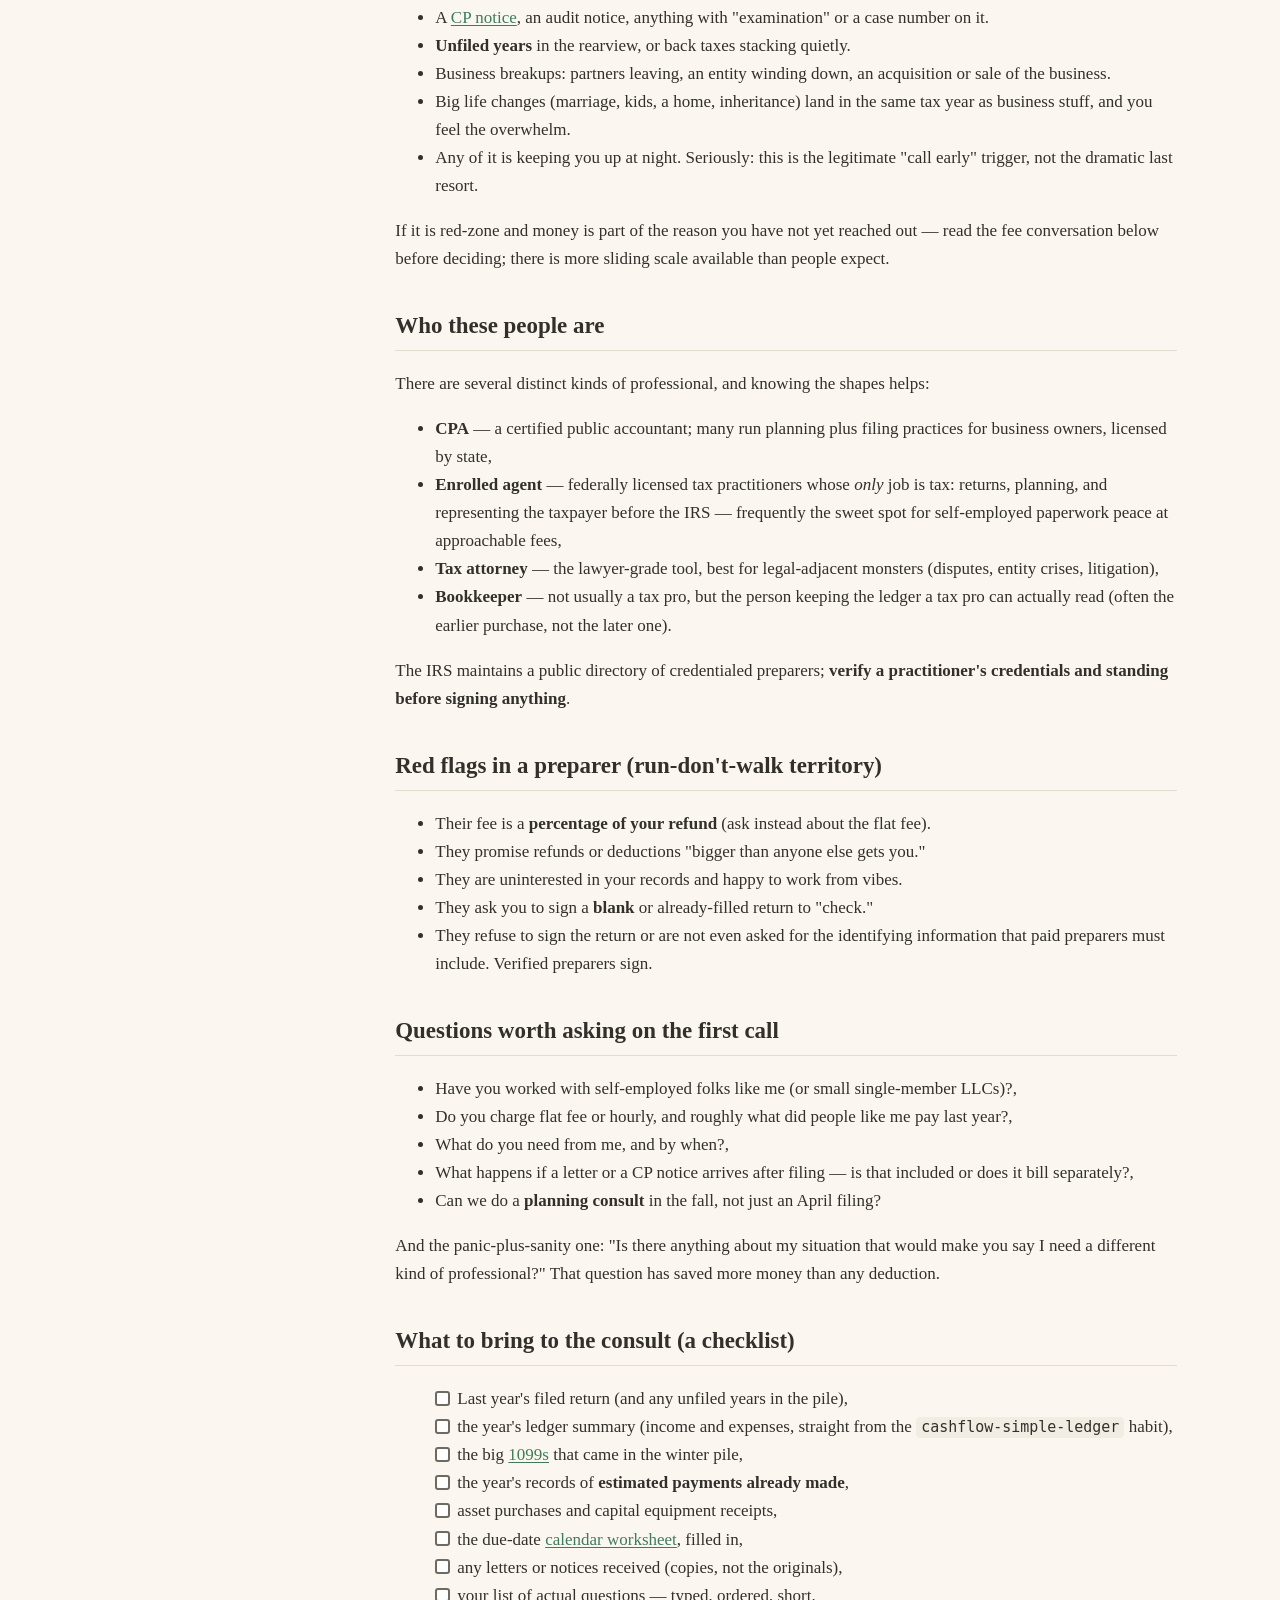
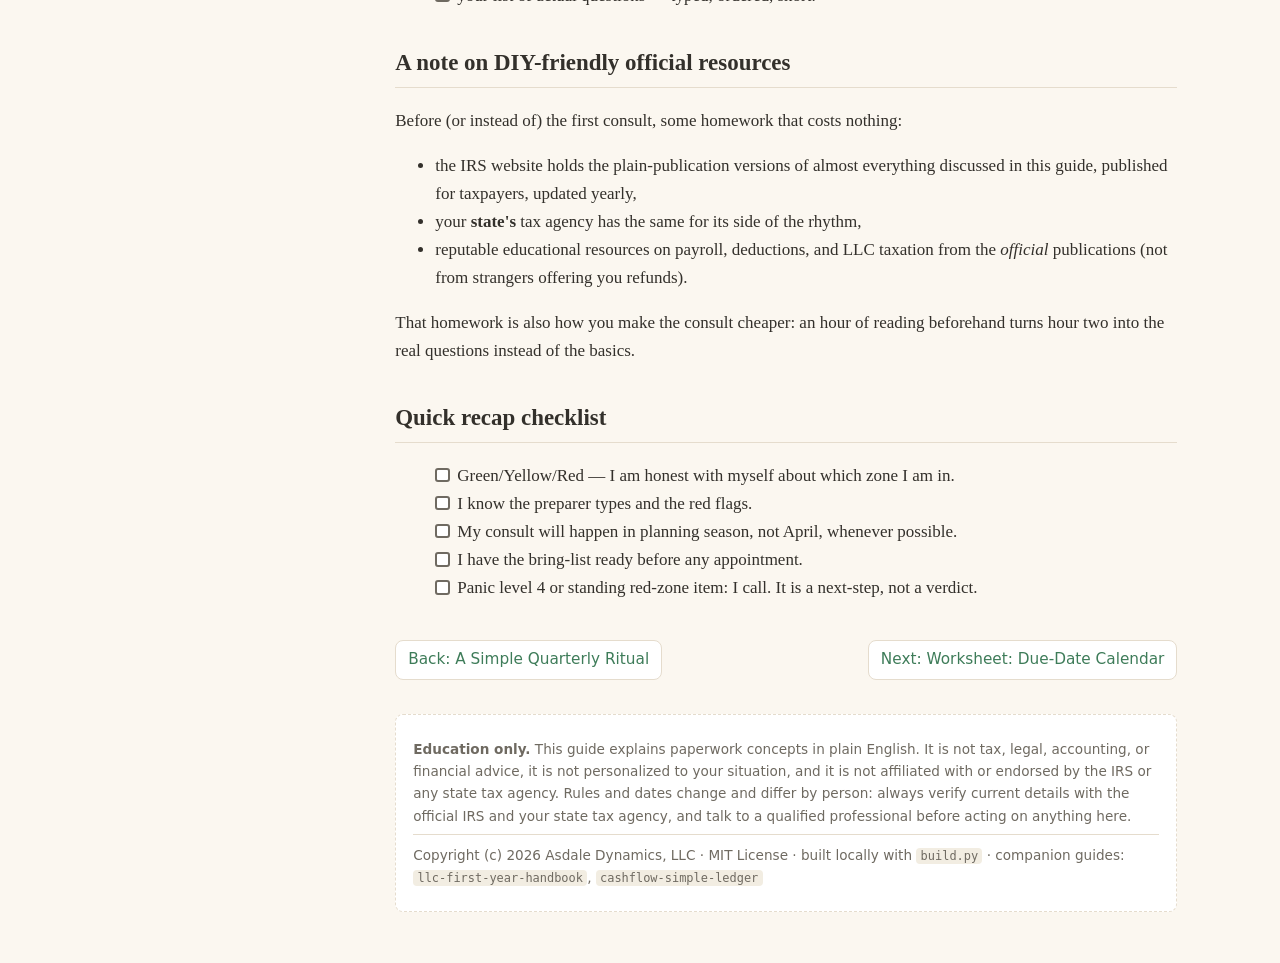
<file: site/06-when-to-call-a-professional.html>
<!doctype html>
<html lang="en">
<head>
<meta charset="utf-8">
<meta name="viewport" content="width=device-width, initial-scale=1">
<meta name="description" content="A calm, education-only paperwork manual for US self-employed folks and LLC owners. Never tax advice.">
<title>When to Call a Professional &#183; Quarterly Taxes Calm Guide</title>
<link rel="stylesheet" href="styles.css">
</head>
<body>
<header class="topbar">
<span class="brand">Quarterly Taxes Calm Guide</span>
<span class="tagline">education only, never tax advice</span>
</header>
<div class="layout">
<nav class="sidebar" aria-label="Guide contents">
<div class="nav-group"><div class="nav-heading">Start here</div><ul><li><a href="index.html">Start Here (Read Me First)</a></li></ul></div>
<div class="nav-group"><div class="nav-heading">The basics</div><ul><li><a href="01-estimated-tax-rhythm.html">The Estimated-Tax Rhythm, Explained</a></li><li><a href="02-set-aside-percentages.html">Set-Aside Percentages: Your Number, Not THE Number</a></li><li><a href="03-receipts-what-to-keep.html">Receipts: What to Keep (Without Hoarding)</a></li><li><a href="04-1099s-decoded.html">1099s Decoded</a></li><li><a href="05-quarterly-ritual.html">A Simple Quarterly Ritual</a></li><li><a class="active" href="06-when-to-call-a-professional.html">When to Call a Professional</a></li></ul></div>
<div class="nav-group"><div class="nav-heading">Worksheets</div><ul><li><a href="worksheets/due-date-calendar.html">Worksheet: Due-Date Calendar</a></li><li><a href="worksheets/panic-meter.html">Worksheet: The Panic Meter</a></li></ul></div>
<div class="nav-group"><div class="nav-heading">Reference</div><ul><li><a href="glossary.html">Glossary (Plain-English Edition)</a></li></ul></div>
</nav>
<main class="content">
<h1 id="when-to-call-a-professional">When to Call a Professional</h1>
<blockquote><p><strong>Education only.</strong> This chapter is about <em>deciding</em> when professional help is worth it, choosing one, and what to bring. It is not a substitute for the professional themselves, and nothing here is advice about your specific situation. When this chapter says "talk to one," it means it — generally for an hour, at a scheduled time, before the problem has a tail.</p></blockquote>
<h2 id="the-mindset-first-hiring-one-is-a-purchase-not-a-surrender">The mindset first: hiring one is a purchase, not a surrender</h2>
<p>Somewhere along the line, a lot of self-employed people absorb the idea that needing a tax professional means you failed at being in business. Reverse that: a professional is the tool you buy when the value of sleep and of getting it right becomes greater than the fee — like bookkeeping software, an employee, or a lawyer for the LLC's operating agreement.</p>
<p>You will use one for different hours of your year:</p>
<ul><li>most years for <strong>the annual filing</strong> (or not — plenty of self-employed folks file on their own, and that is legitimate),</li><li>occasionally for <strong>a planning consult</strong> — an hour, in the fall, with your real numbers and your real questions,</li><li>rarely, and gladly, for <strong>the scary stuff</strong> — letters, audits, cleanups.</li></ul>
<h2 id="green-light-zone-a-diy-life-can-still-work">Green light zone (a DIY life can still work)</h2>
<ul><li>Simple business, same state, ordinary income and expenses.</li><li>The rhythm works, and the ledger says the numbers are boring.</li><li>Past the first-year cliff, and you have a filing or two behind you.</li><li>You read official sources for updates and it takes you five minutes of looking, not five weeks of dread.</li></ul>
<p>Even green-light people still <strong>verify current rules</strong> and keep this guide's educational framing: education ages fastest where the numbers are.</p>
<h2 id="yellow-light-zone-worth-a-consult">Yellow light zone (worth a consult)</h2>
<p>Consider scheduling one when any of these are true:</p>
<ul><li><strong>First year self-employed</strong> — the calibration is least known and the missteps are cheapest right now.</li><li>income is climbing fast (past your comfort, past your previous year's bracket shape by a lot),</li><li>you moved, or the business is now paid by clients in <strong>new states</strong>, and you have heard the phrase "nexus" whispered in dread,</li><li>you bought or are buying <strong>significant equipment</strong> — depreciation gets its fingerprints on several years of returns at once,</li><li>you are thinking about hiring someone, taking on a partner, changing the LLC's tax election, or putting yourself on payroll (see the <code>llc-first-year-handbook</code> for the setup side),</li><li>your ledger and a payer's records disagree in a way you cannot clean up in one sitting,</li><li>or you simply cannot figure out <strong>which forms you owe numbers on.</strong></li></ul>
<p>One hour of a pro's time in the planning season answers these cleanly. That is the professional version of "go to the doctor sooner rather than later."</p>
<h2 id="red-light-zone-make-that-call-making-it-is-a-real-next-step">Red light zone (make that call; making it is a real next step)</h2>
<ul><li>Any <strong>letter arrived from the IRS or your state</strong> (see the <a href="worksheets/panic-meter.html">panic-meter worksheet</a>, level 4 — the pace matters there).</li><li>A <a href="glossary.html#cp-notice">CP notice</a>, an audit notice, anything with "examination" or a case number on it.</li><li><strong>Unfiled years</strong> in the rearview, or back taxes stacking quietly.</li><li>Business breakups: partners leaving, an entity winding down, an acquisition or sale of the business.</li><li>Big life changes (marriage, kids, a home, inheritance) land in the same tax year as business stuff, and you feel the overwhelm.</li><li>Any of it is keeping you up at night. Seriously: this is the legitimate "call early" trigger, not the dramatic last resort.</li></ul>
<p>If it is red-zone and money is part of the reason you have not yet reached out — read the fee conversation below before deciding; there is more sliding scale available than people expect.</p>
<h2 id="who-these-people-are">Who these people are</h2>
<p>There are several distinct kinds of professional, and knowing the shapes helps:</p>
<ul><li><strong>CPA</strong> — a certified public accountant; many run planning plus filing practices for business owners, licensed by state,</li><li><strong>Enrolled agent</strong> — federally licensed tax practitioners whose <em>only</em> job is tax: returns, planning, and representing the taxpayer before the IRS — frequently the sweet spot for self-employed paperwork peace at approachable fees,</li><li><strong>Tax attorney</strong> — the lawyer-grade tool, best for legal-adjacent monsters (disputes, entity crises, litigation),</li><li><strong>Bookkeeper</strong> — not usually a tax pro, but the person keeping the ledger a tax pro can actually read (often the earlier purchase, not the later one).</li></ul>
<p>The IRS maintains a public directory of credentialed preparers; <strong>verify a practitioner's credentials and standing before signing anything</strong>.</p>
<h2 id="red-flags-in-a-preparer-run-don-t-walk-territory">Red flags in a preparer (run-don't-walk territory)</h2>
<ul><li>Their fee is a <strong>percentage of your refund</strong> (ask instead about the flat fee).</li><li>They promise refunds or deductions "bigger than anyone else gets you."</li><li>They are uninterested in your records and happy to work from vibes.</li><li>They ask you to sign a <strong>blank</strong> or already-filled return to "check."</li><li>They refuse to sign the return or are not even asked for the identifying information that paid preparers must include. Verified preparers sign.</li></ul>
<h2 id="questions-worth-asking-on-the-first-call">Questions worth asking on the first call</h2>
<ul><li>Have you worked with self-employed folks like me (or small single-member LLCs)?,</li><li>Do you charge flat fee or hourly, and roughly what did people like me pay last year?,</li><li>What do you need from me, and by when?,</li><li>What happens if a letter or a CP notice arrives after filing — is that included or does it bill separately?,</li><li>Can we do a <strong>planning consult</strong> in the fall, not just an April filing?</li></ul>
<p>And the panic-plus-sanity one: "Is there anything about my situation that would make you say I need a different kind of professional?" That question has saved more money than any deduction.</p>
<h2 id="what-to-bring-to-the-consult-a-checklist">What to bring to the consult (a checklist)</h2>
<ul><li class="job"><span class="box"></span>Last year's filed return (and any unfiled years in the pile),</li><li class="job"><span class="box"></span>the year's ledger summary (income and expenses, straight from the <code>cashflow-simple-ledger</code> habit),</li><li class="job"><span class="box"></span>the big <a href="04-1099s-decoded.html">1099s</a> that came in the winter pile,</li><li class="job"><span class="box"></span>the year's records of <strong>estimated payments already made</strong>,</li><li class="job"><span class="box"></span>asset purchases and capital equipment receipts,</li><li class="job"><span class="box"></span>the due-date <a href="worksheets/due-date-calendar.html">calendar worksheet</a>, filled in,</li><li class="job"><span class="box"></span>any letters or notices received (copies, not the originals),</li><li class="job"><span class="box"></span>your list of actual questions — typed, ordered, short.</li></ul>
<h2 id="a-note-on-diy-friendly-official-resources">A note on DIY-friendly official resources</h2>
<p>Before (or instead of) the first consult, some homework that costs nothing:</p>
<ul><li>the IRS website holds the plain-publication versions of almost everything discussed in this guide, published for taxpayers, updated yearly,</li><li>your <strong>state's</strong> tax agency has the same for its side of the rhythm,</li><li>reputable educational resources on payroll, deductions, and LLC taxation from the <em>official</em> publications (not from strangers offering you refunds).</li></ul>
<p>That homework is also how you make the consult cheaper: an hour of reading beforehand turns hour two into the real questions instead of the basics.</p>
<h2 id="quick-recap-checklist">Quick recap checklist</h2>
<ul><li class="job"><span class="box"></span>Green/Yellow/Red — I am honest with myself about which zone I am in.</li><li class="job"><span class="box"></span>I know the preparer types and the red flags.</li><li class="job"><span class="box"></span>My consult will happen in planning season, not April, whenever possible.</li><li class="job"><span class="box"></span>I have the bring-list ready before any appointment.</li><li class="job"><span class="box"></span>Panic level 4 or standing red-zone item: I call. It is a next-step, not a verdict.</li></ul>
<div class="pager"><a class="pager-link" href="05-quarterly-ritual.html">Back: A Simple Quarterly Ritual</a><a class="pager-link pager-next" href="worksheets/due-date-calendar.html">Next: Worksheet: Due-Date Calendar</a></div><div class="doc-footer"><p><strong>Education only.</strong> This guide explains paperwork concepts in plain English. It is not tax, legal, accounting, or financial advice, it is not personalized to your situation, and it is not affiliated with or endorsed by the IRS or any state tax agency. Rules and dates change and differ by person: always verify current details with the official IRS and your state tax agency, and talk to a qualified professional before acting on anything here.</p><p class="colophon">Copyright (c) 2026 Asdale Dynamics, LLC &#183; MIT License &#183; built locally with <code>build.py</code> &#183; companion guides: <code>llc-first-year-handbook</code>, <code>cashflow-simple-ledger</code></p></div></main>
</div>
</body>
</html>
</file>
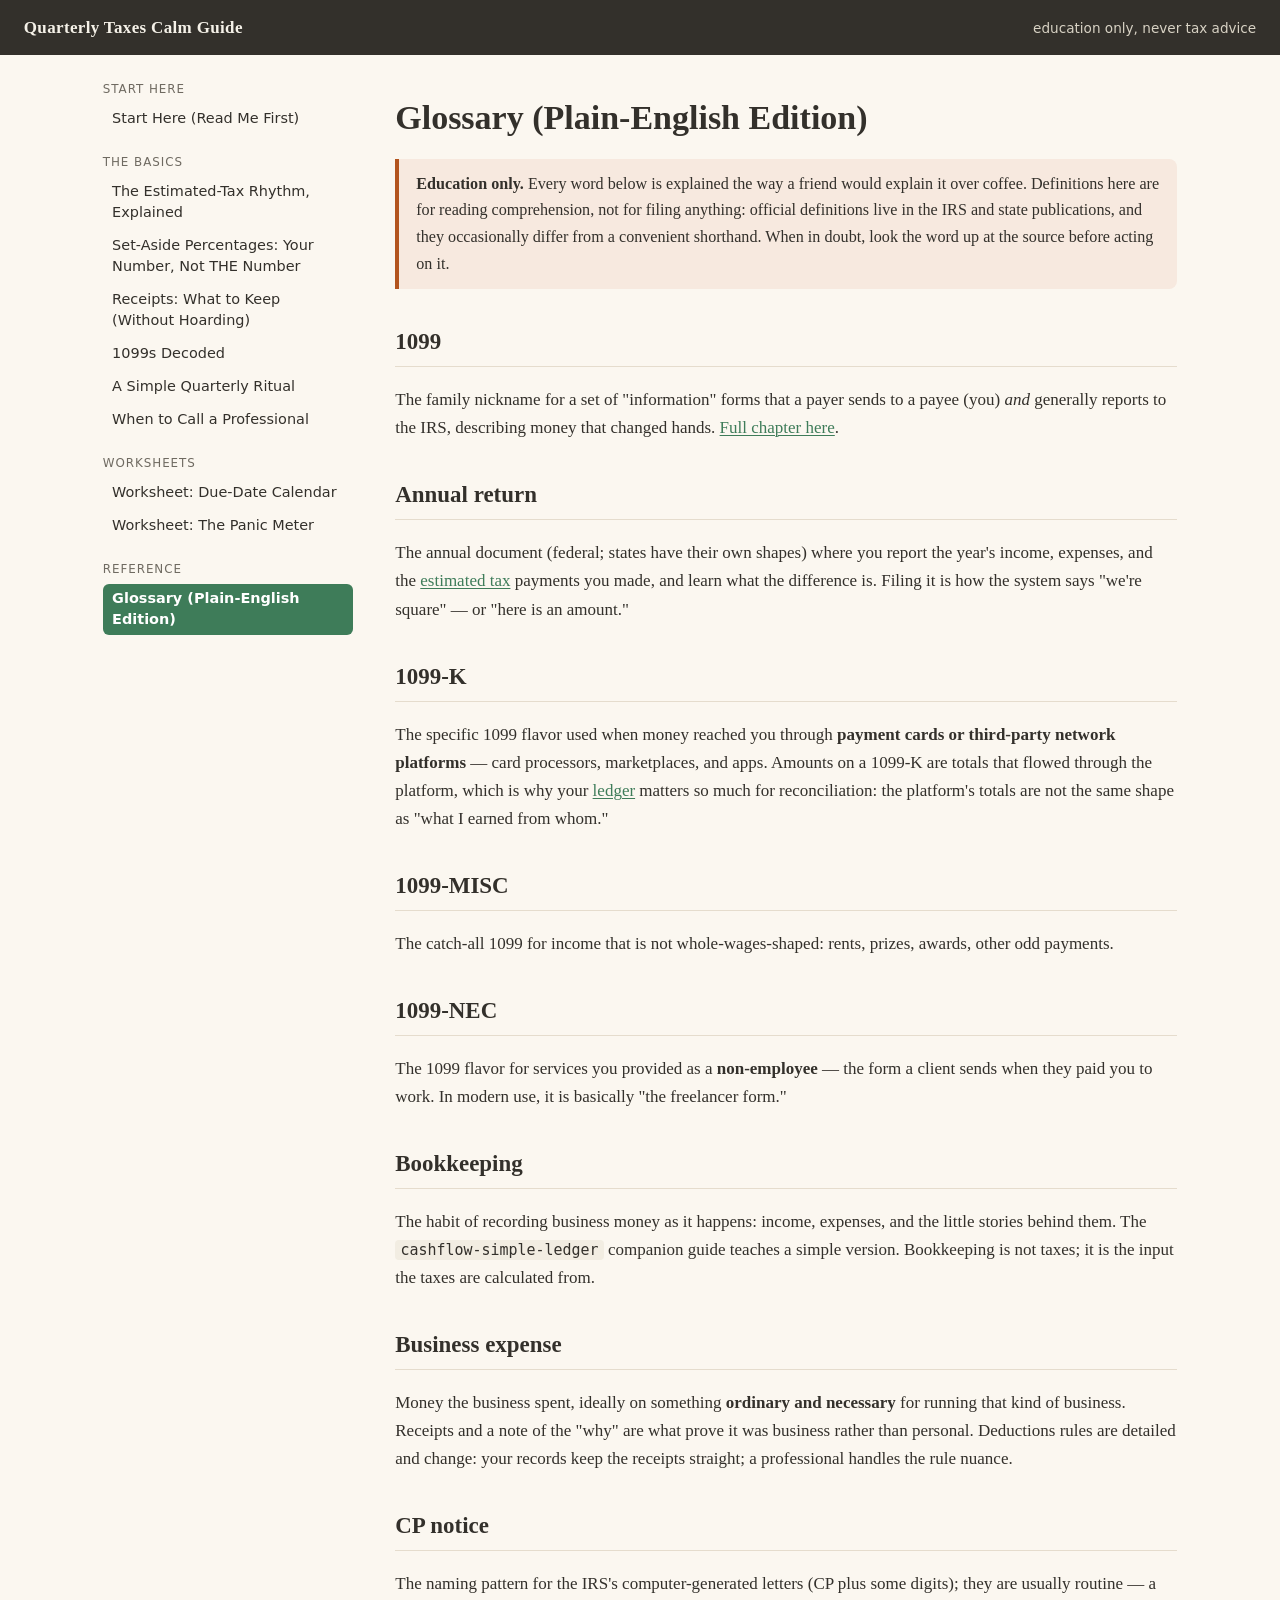
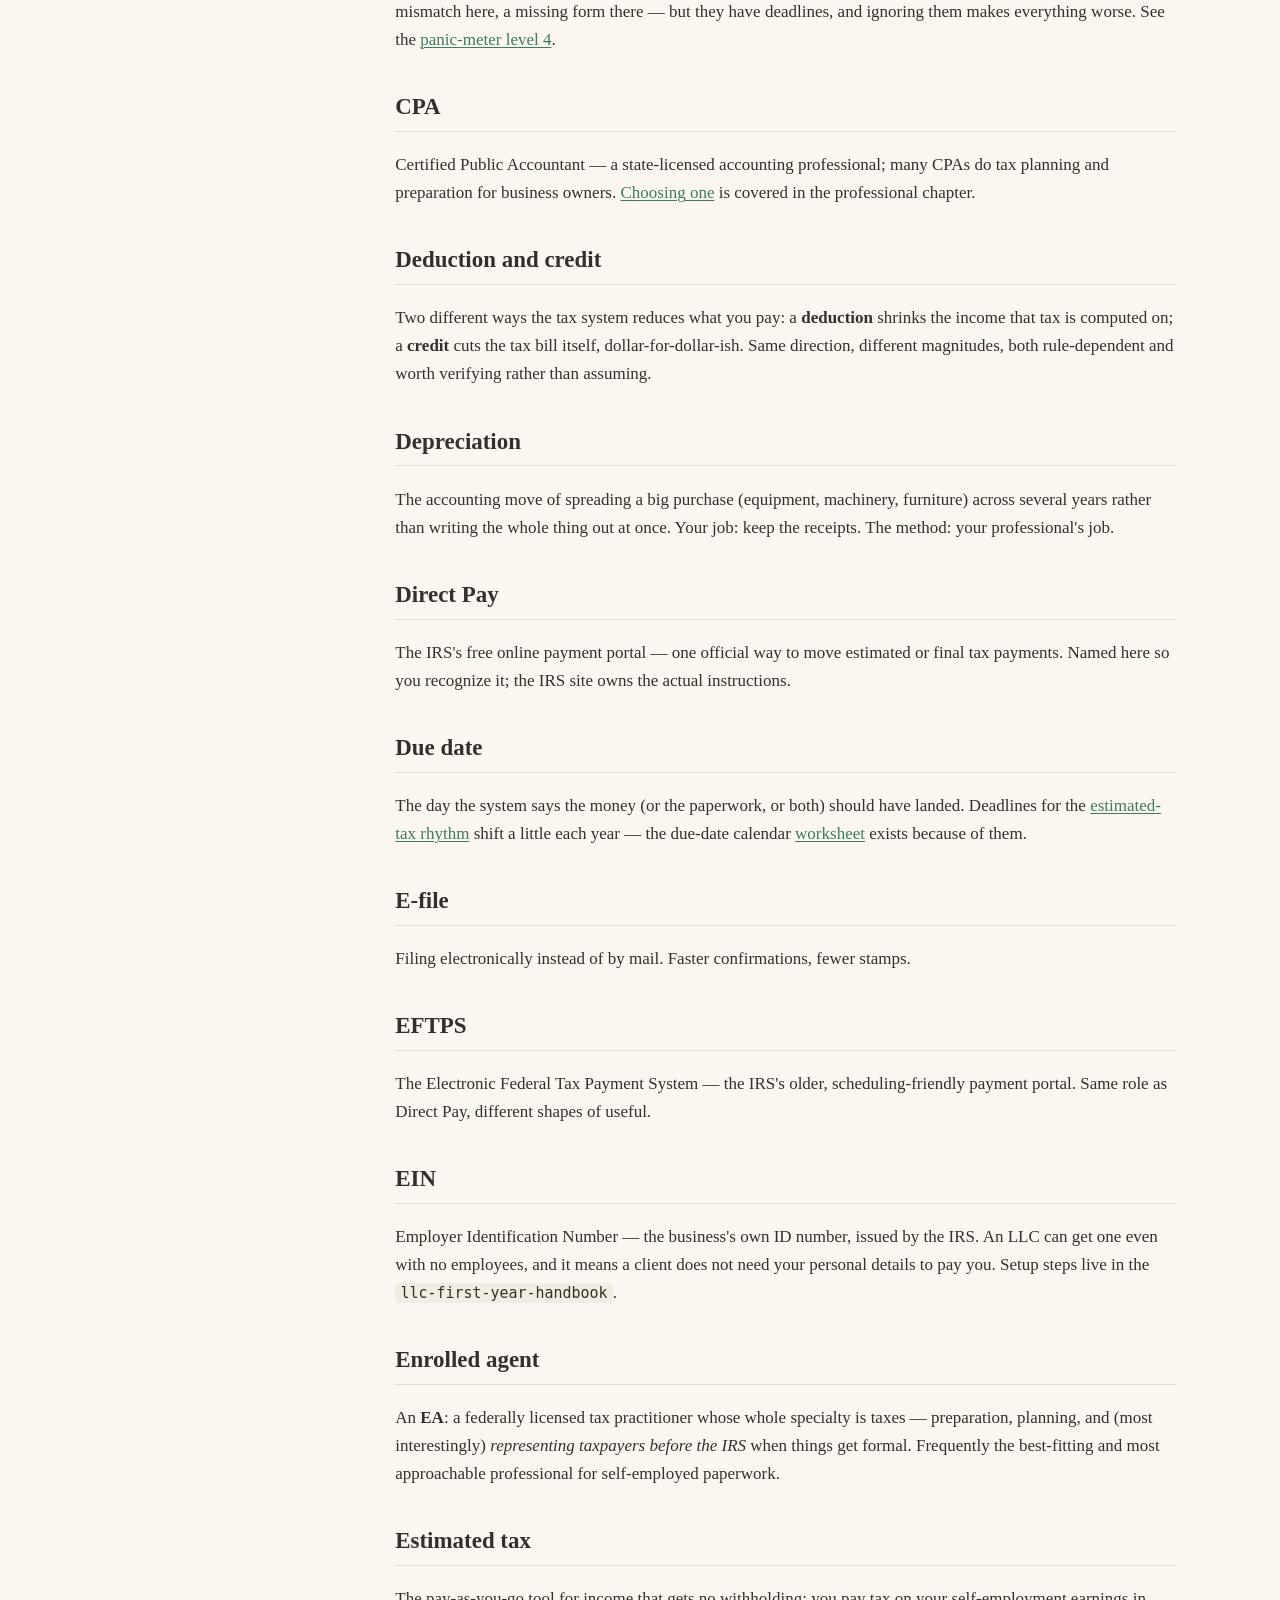
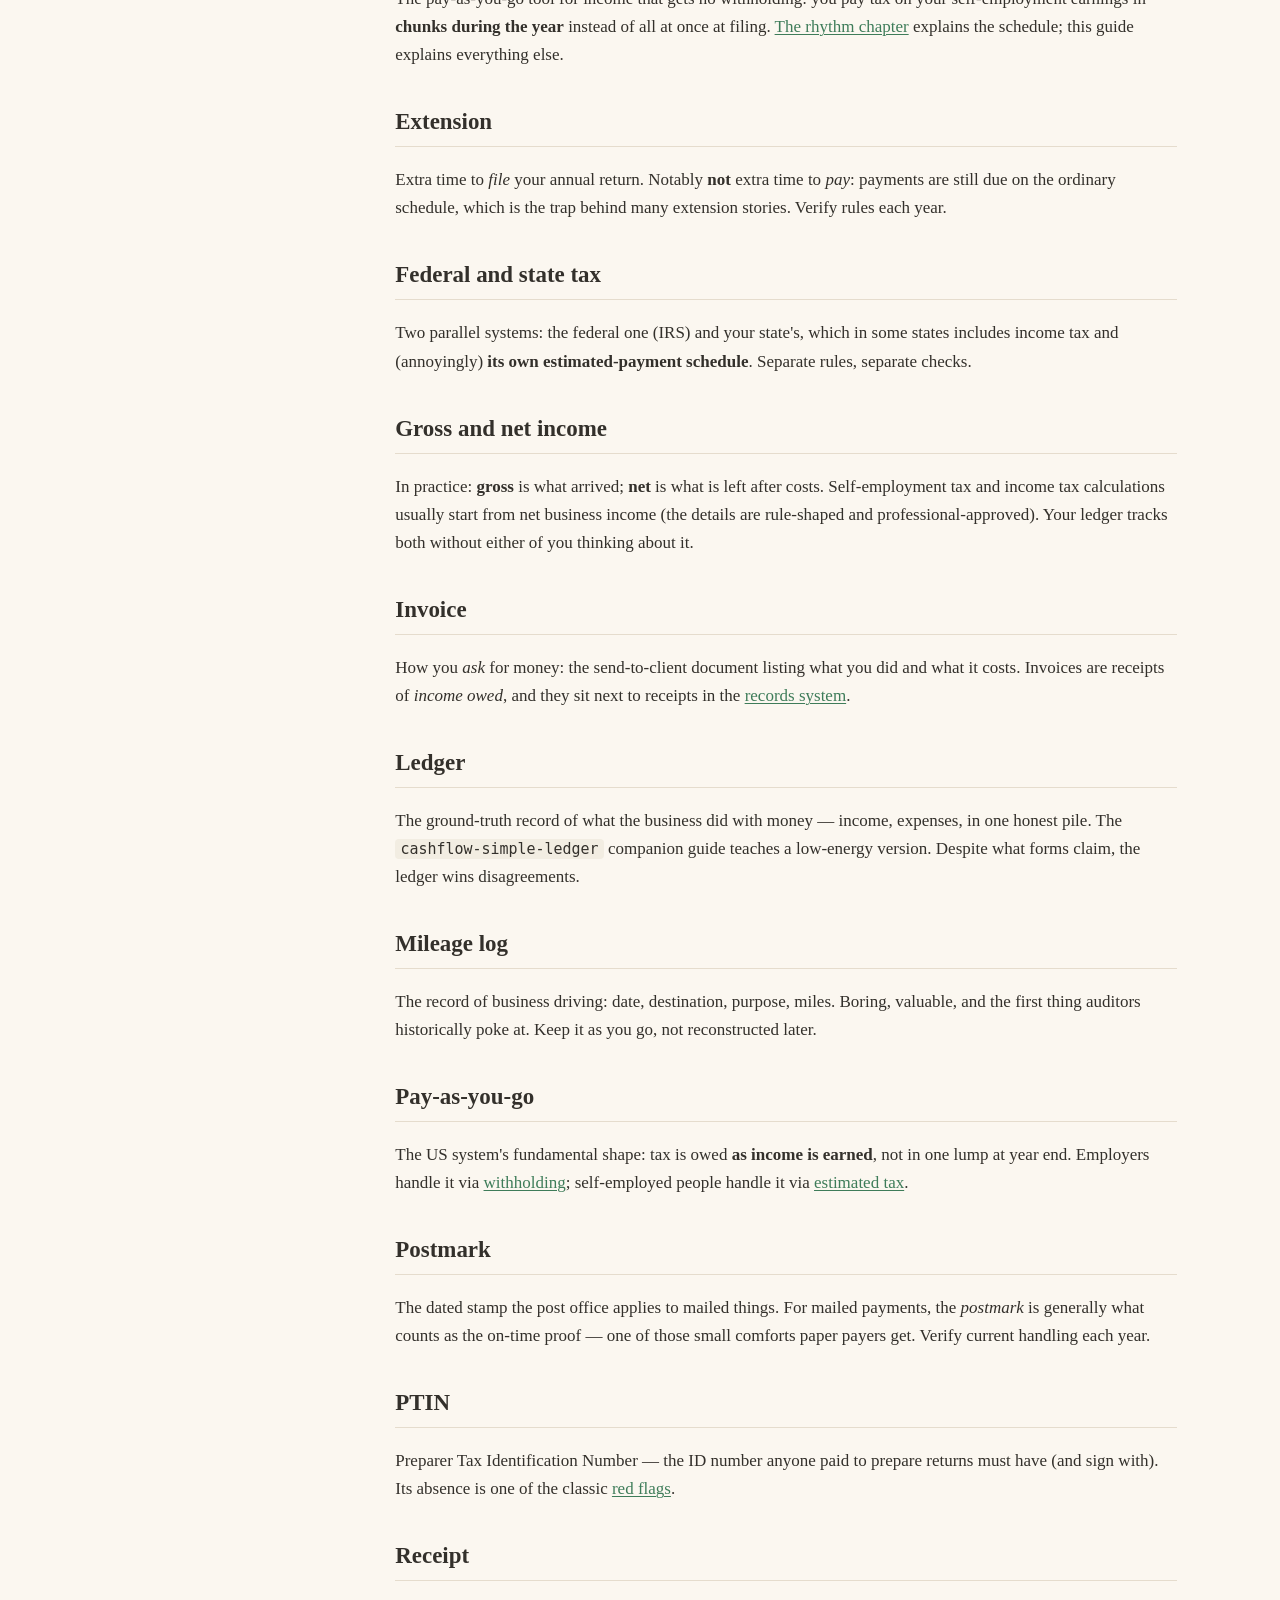
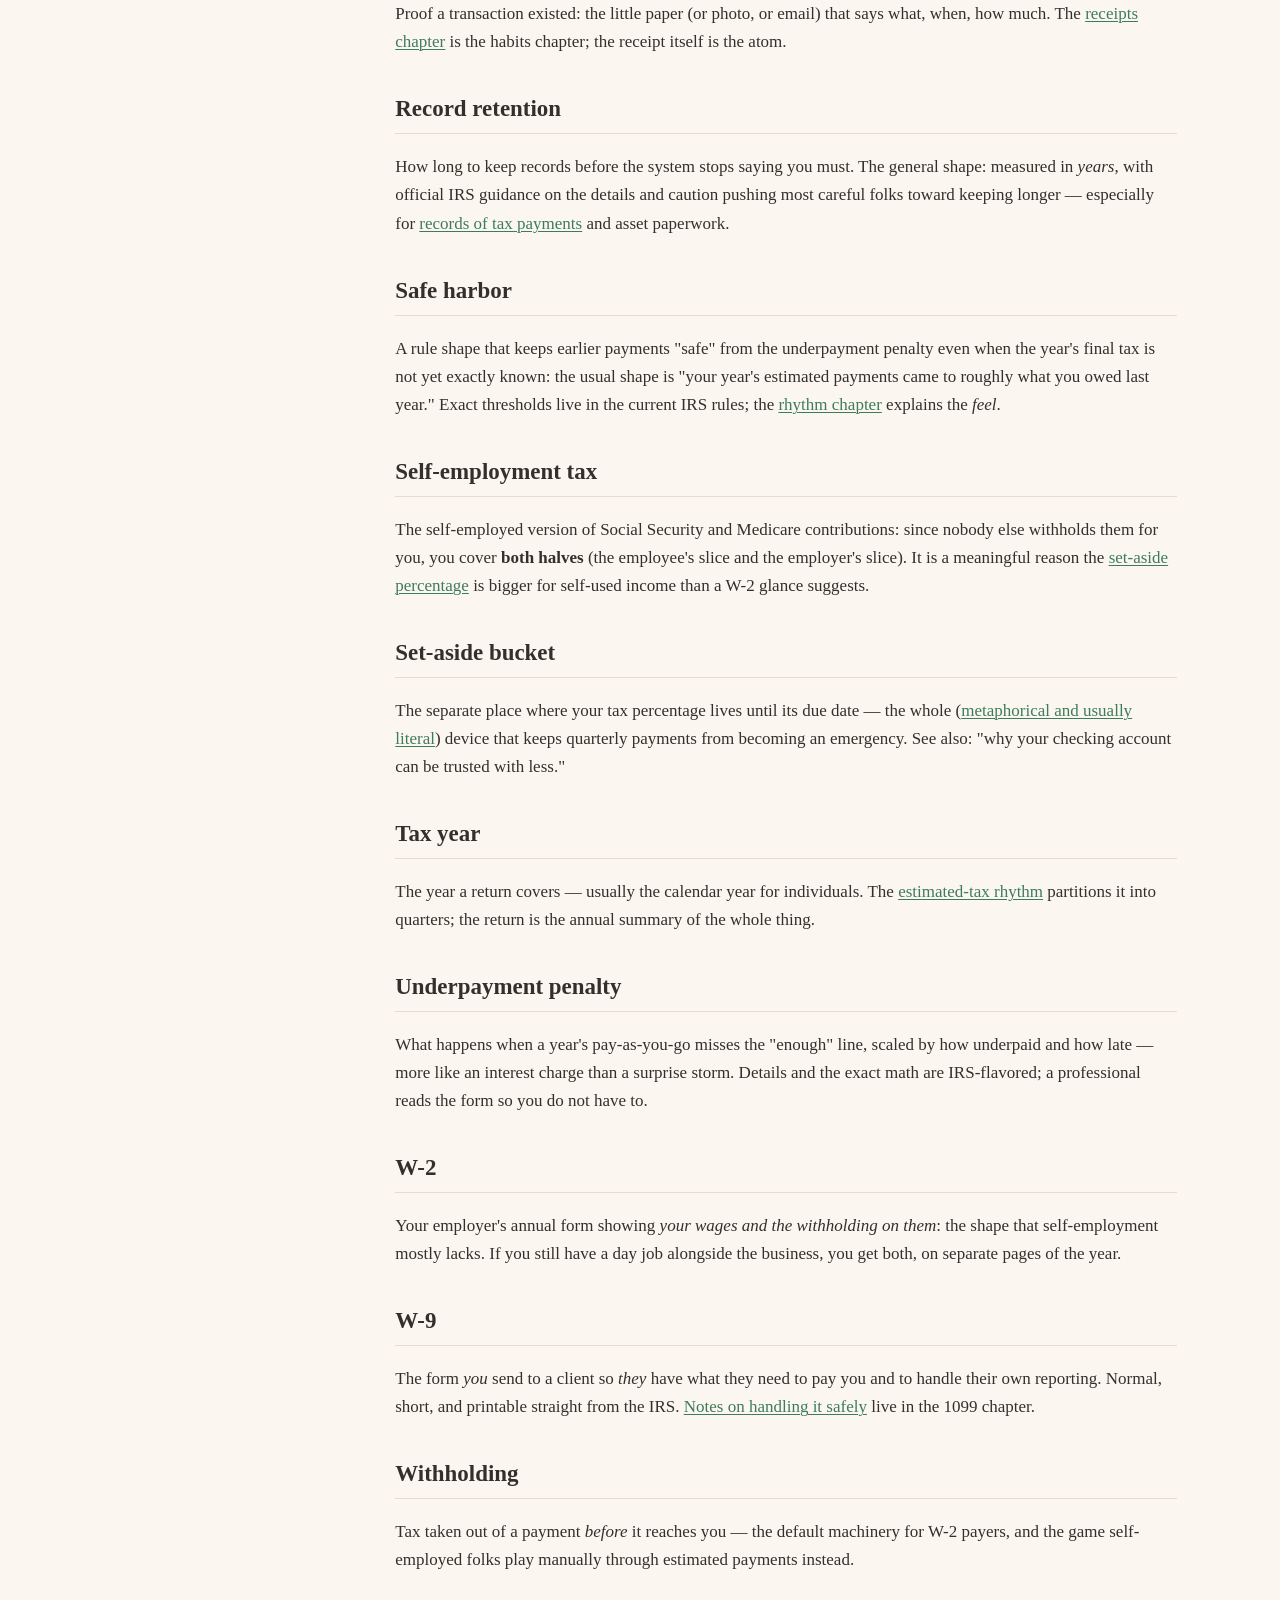
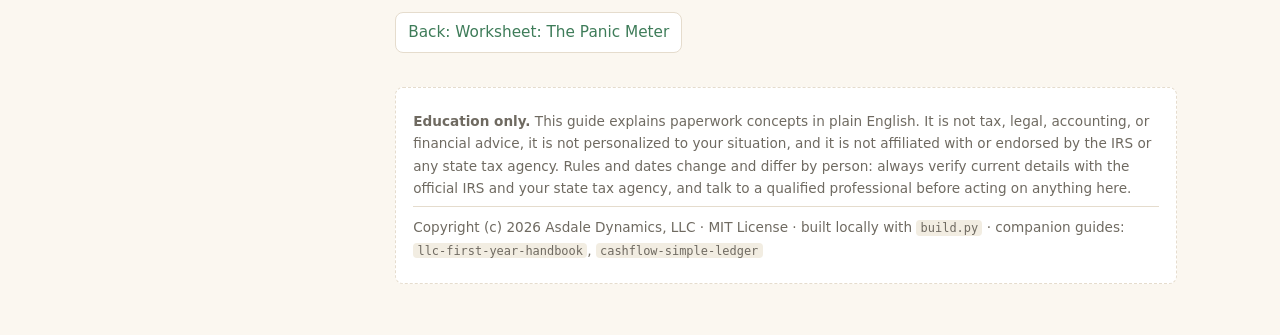
<file: site/glossary.html>
<!doctype html>
<html lang="en">
<head>
<meta charset="utf-8">
<meta name="viewport" content="width=device-width, initial-scale=1">
<meta name="description" content="A calm, education-only paperwork manual for US self-employed folks and LLC owners. Never tax advice.">
<title>Glossary (Plain-English Edition) &#183; Quarterly Taxes Calm Guide</title>
<link rel="stylesheet" href="styles.css">
</head>
<body>
<header class="topbar">
<span class="brand">Quarterly Taxes Calm Guide</span>
<span class="tagline">education only, never tax advice</span>
</header>
<div class="layout">
<nav class="sidebar" aria-label="Guide contents">
<div class="nav-group"><div class="nav-heading">Start here</div><ul><li><a href="index.html">Start Here (Read Me First)</a></li></ul></div>
<div class="nav-group"><div class="nav-heading">The basics</div><ul><li><a href="01-estimated-tax-rhythm.html">The Estimated-Tax Rhythm, Explained</a></li><li><a href="02-set-aside-percentages.html">Set-Aside Percentages: Your Number, Not THE Number</a></li><li><a href="03-receipts-what-to-keep.html">Receipts: What to Keep (Without Hoarding)</a></li><li><a href="04-1099s-decoded.html">1099s Decoded</a></li><li><a href="05-quarterly-ritual.html">A Simple Quarterly Ritual</a></li><li><a href="06-when-to-call-a-professional.html">When to Call a Professional</a></li></ul></div>
<div class="nav-group"><div class="nav-heading">Worksheets</div><ul><li><a href="worksheets/due-date-calendar.html">Worksheet: Due-Date Calendar</a></li><li><a href="worksheets/panic-meter.html">Worksheet: The Panic Meter</a></li></ul></div>
<div class="nav-group"><div class="nav-heading">Reference</div><ul><li><a class="active" href="glossary.html">Glossary (Plain-English Edition)</a></li></ul></div>
</nav>
<main class="content">
<h1 id="glossary-plain-english-edition">Glossary (Plain-English Edition)</h1>
<blockquote><p><strong>Education only.</strong> Every word below is explained the way a friend would explain it over coffee. Definitions here are for reading comprehension, not for filing anything: official definitions live in the IRS and state publications, and they occasionally differ from a convenient shorthand. When in doubt, look the word up at the source before acting on it.</p></blockquote>
<h2 id="1099">1099</h2>
<p>The family nickname for a set of "information" forms that a payer sends to a payee (you) <em>and</em> generally reports to the IRS, describing money that changed hands. <a href="04-1099s-decoded.html">Full chapter here</a>.</p>
<h2 id="annual-return">Annual return</h2>
<p>The annual document (federal; states have their own shapes) where you report the year's income, expenses, and the <a href="#estimated-tax">estimated tax</a> payments you made, and learn what the difference is. Filing it is how the system says "we're square" — or "here is an amount."</p>
<h2 id="1099-k">1099-K</h2>
<p>The specific 1099 flavor used when money reached you through <strong>payment cards or third-party network platforms</strong> — card processors, marketplaces, and apps. Amounts on a 1099-K are totals that flowed through the platform, which is why your <a href="#ledger">ledger</a> matters so much for reconciliation: the platform's totals are not the same shape as "what I earned from whom."</p>
<h2 id="1099-misc">1099-MISC</h2>
<p>The catch-all 1099 for income that is not whole-wages-shaped: rents, prizes, awards, other odd payments.</p>
<h2 id="1099-nec">1099-NEC</h2>
<p>The 1099 flavor for services you provided as a <strong>non-employee</strong> — the form a client sends when they paid you to work. In modern use, it is basically "the freelancer form."</p>
<h2 id="bookkeeping">Bookkeeping</h2>
<p>The habit of recording business money as it happens: income, expenses, and the little stories behind them. The <code>cashflow-simple-ledger</code> companion guide teaches a simple version. Bookkeeping is not taxes; it is the input the taxes are calculated from.</p>
<h2 id="business-expense">Business expense</h2>
<p>Money the business spent, ideally on something <strong>ordinary and necessary</strong> for running that kind of business. Receipts and a note of the "why" are what prove it was business rather than personal. Deductions rules are detailed and change: your records keep the receipts straight; a professional handles the rule nuance.</p>
<h2 id="cp-notice">CP notice</h2>
<p>The naming pattern for the IRS's computer-generated letters (CP plus some digits); they are usually routine — a mismatch here, a missing form there — but they have deadlines, and ignoring them makes everything worse. See the <a href="worksheets/panic-meter.html#level-4-a-letter-arrived">panic-meter level 4</a>.</p>
<h2 id="cpa">CPA</h2>
<p>Certified Public Accountant — a state-licensed accounting professional; many CPAs do tax planning and preparation for business owners. <a href="06-when-to-call-a-professional.html">Choosing one</a> is covered in the professional chapter.</p>
<h2 id="deduction-and-credit">Deduction and credit</h2>
<p>Two different ways the tax system reduces what you pay: a <strong>deduction</strong> shrinks the income that tax is computed on; a <strong>credit</strong> cuts the tax bill itself, dollar-for-dollar-ish. Same direction, different magnitudes, both rule-dependent and worth verifying rather than assuming.</p>
<h2 id="depreciation">Depreciation</h2>
<p>The accounting move of spreading a big purchase (equipment, machinery, furniture) across several years rather than writing the whole thing out at once. Your job: keep the receipts. The method: your professional's job.</p>
<h2 id="direct-pay">Direct Pay</h2>
<p>The IRS's free online payment portal — one official way to move estimated or final tax payments. Named here so you recognize it; the IRS site owns the actual instructions.</p>
<h2 id="due-date">Due date</h2>
<p>The day the system says the money (or the paperwork, or both) should have landed. Deadlines for the <a href="01-estimated-tax-rhythm.html">estimated-tax rhythm</a> shift a little each year — the due-date calendar <a href="worksheets/due-date-calendar.html">worksheet</a> exists because of them.</p>
<h2 id="e-file">E-file</h2>
<p>Filing electronically instead of by mail. Faster confirmations, fewer stamps.</p>
<h2 id="eftps">EFTPS</h2>
<p>The Electronic Federal Tax Payment System — the IRS's older, scheduling-friendly payment portal. Same role as Direct Pay, different shapes of useful.</p>
<h2 id="ein">EIN</h2>
<p>Employer Identification Number — the business's own ID number, issued by the IRS. An LLC can get one even with no employees, and it means a client does not need your personal details to pay you. Setup steps live in the <code>llc-first-year-handbook</code>.</p>
<h2 id="enrolled-agent">Enrolled agent</h2>
<p>An <strong>EA</strong>: a federally licensed tax practitioner whose whole specialty is taxes — preparation, planning, and (most interestingly) <em>representing taxpayers before the IRS</em> when things get formal. Frequently the best-fitting and most approachable professional for self-employed paperwork.</p>
<h2 id="estimated-tax">Estimated tax</h2>
<p>The pay-as-you-go tool for income that gets no withholding: you pay tax on your self-employment earnings in <strong>chunks during the year</strong> instead of all at once at filing. <a href="01-estimated-tax-rhythm.html">The rhythm chapter</a> explains the schedule; this guide explains everything else.</p>
<h2 id="extension">Extension</h2>
<p>Extra time to <em>file</em> your annual return. Notably <strong>not</strong> extra time to <em>pay</em>: payments are still due on the ordinary schedule, which is the trap behind many extension stories. Verify rules each year.</p>
<h2 id="federal-and-state-tax">Federal and state tax</h2>
<p>Two parallel systems: the federal one (IRS) and your state's, which in some states includes income tax and (annoyingly) <strong>its own estimated-payment schedule</strong>. Separate rules, separate checks.</p>
<h2 id="gross-and-net-income">Gross and net income</h2>
<p>In practice: <strong>gross</strong> is what arrived; <strong>net</strong> is what is left after costs. Self-employment tax and income tax calculations usually start from net business income (the details are rule-shaped and professional-approved). Your ledger tracks both without either of you thinking about it.</p>
<h2 id="invoice">Invoice</h2>
<p>How you <em>ask</em> for money: the send-to-client document listing what you did and what it costs. Invoices are receipts of <em>income owed</em>, and they sit next to receipts in the <a href="03-receipts-what-to-keep.html">records system</a>.</p>
<h2 id="ledger">Ledger</h2>
<p>The ground-truth record of what the business did with money — income, expenses, in one honest pile. The <code>cashflow-simple-ledger</code> companion guide teaches a low-energy version. Despite what forms claim, the ledger wins disagreements.</p>
<h2 id="mileage-log">Mileage log</h2>
<p>The record of business driving: date, destination, purpose, miles. Boring, valuable, and the first thing auditors historically poke at. Keep it as you go, not reconstructed later.</p>
<h2 id="pay-as-you-go">Pay-as-you-go</h2>
<p>The US system's fundamental shape: tax is owed <strong>as income is earned</strong>, not in one lump at year end. Employers handle it via <a href="#withholding">withholding</a>; self-employed people handle it via <a href="#estimated-tax">estimated tax</a>.</p>
<h2 id="postmark">Postmark</h2>
<p>The dated stamp the post office applies to mailed things. For mailed payments, the <em>postmark</em> is generally what counts as the on-time proof — one of those small comforts paper payers get. Verify current handling each year.</p>
<h2 id="ptin">PTIN</h2>
<p>Preparer Tax Identification Number — the ID number anyone paid to prepare returns must have (and sign with). Its absence is one of the classic <a href="06-when-to-call-a-professional.html">red flags</a>.</p>
<h2 id="receipt">Receipt</h2>
<p>Proof a transaction existed: the little paper (or photo, or email) that says what, when, how much. The <a href="03-receipts-what-to-keep.html">receipts chapter</a> is the habits chapter; the receipt itself is the atom.</p>
<h2 id="record-retention">Record retention</h2>
<p>How long to keep records before the system stops saying you must. The general shape: measured in <em>years</em>, with official IRS guidance on the details and caution pushing most careful folks toward keeping longer — especially for <a href="03-receipts-what-to-keep.html">records of tax payments</a> and asset paperwork.</p>
<h2 id="safe-harbor">Safe harbor</h2>
<p>A rule shape that keeps earlier payments "safe" from the underpayment penalty even when the year's final tax is not yet exactly known: the usual shape is "your year's estimated payments came to roughly what you owed last year." Exact thresholds live in the current IRS rules; the <a href="01-estimated-tax-rhythm.html">rhythm chapter</a> explains the <em>feel</em>.</p>
<h2 id="self-employment-tax">Self-employment tax</h2>
<p>The self-employed version of Social Security and Medicare contributions: since nobody else withholds them for you, you cover <strong>both halves</strong> (the employee's slice and the employer's slice). It is a meaningful reason the <a href="02-set-aside-percentages.html">set-aside percentage</a> is bigger for self-used income than a W-2 glance suggests.</p>
<h2 id="set-aside-bucket">Set-aside bucket</h2>
<p>The separate place where your tax percentage lives until its due date — the whole (<a href="02-set-aside-percentages.html">metaphorical and usually literal</a>) device that keeps quarterly payments from becoming an emergency. See also: "why your checking account can be trusted with less."</p>
<h2 id="tax-year">Tax year</h2>
<p>The year a return covers — usually the calendar year for individuals. The <a href="01-estimated-tax-rhythm.html">estimated-tax rhythm</a> partitions it into quarters; the return is the annual summary of the whole thing.</p>
<h2 id="underpayment-penalty">Underpayment penalty</h2>
<p>What happens when a year's pay-as-you-go misses the "enough" line, scaled by how underpaid and how late — more like an interest charge than a surprise storm. Details and the exact math are IRS-flavored; a professional reads the form so you do not have to.</p>
<h2 id="w-2">W-2</h2>
<p>Your employer's annual form showing <em>your wages and the withholding on them</em>: the shape that self-employment mostly lacks. If you still have a day job alongside the business, you get both, on separate pages of the year.</p>
<h2 id="w-9">W-9</h2>
<p>The form <em>you</em> send to a client so <em>they</em> have what they need to pay you and to handle their own reporting. Normal, short, and printable straight from the IRS. <a href="04-1099s-decoded.html#i-never-got-a-1099-the-calm-checklist">Notes on handling it safely</a> live in the 1099 chapter.</p>
<h2 id="withholding">Withholding</h2>
<p>Tax taken out of a payment <em>before</em> it reaches you — the default machinery for W-2 payers, and the game self-employed folks play manually through estimated payments instead.</p>
<div class="pager"><a class="pager-link" href="worksheets/panic-meter.html">Back: Worksheet: The Panic Meter</a></div><div class="doc-footer"><p><strong>Education only.</strong> This guide explains paperwork concepts in plain English. It is not tax, legal, accounting, or financial advice, it is not personalized to your situation, and it is not affiliated with or endorsed by the IRS or any state tax agency. Rules and dates change and differ by person: always verify current details with the official IRS and your state tax agency, and talk to a qualified professional before acting on anything here.</p><p class="colophon">Copyright (c) 2026 Asdale Dynamics, LLC &#183; MIT License &#183; built locally with <code>build.py</code> &#183; companion guides: <code>llc-first-year-handbook</code>, <code>cashflow-simple-ledger</code></p></div></main>
</div>
</body>
</html>
</file>
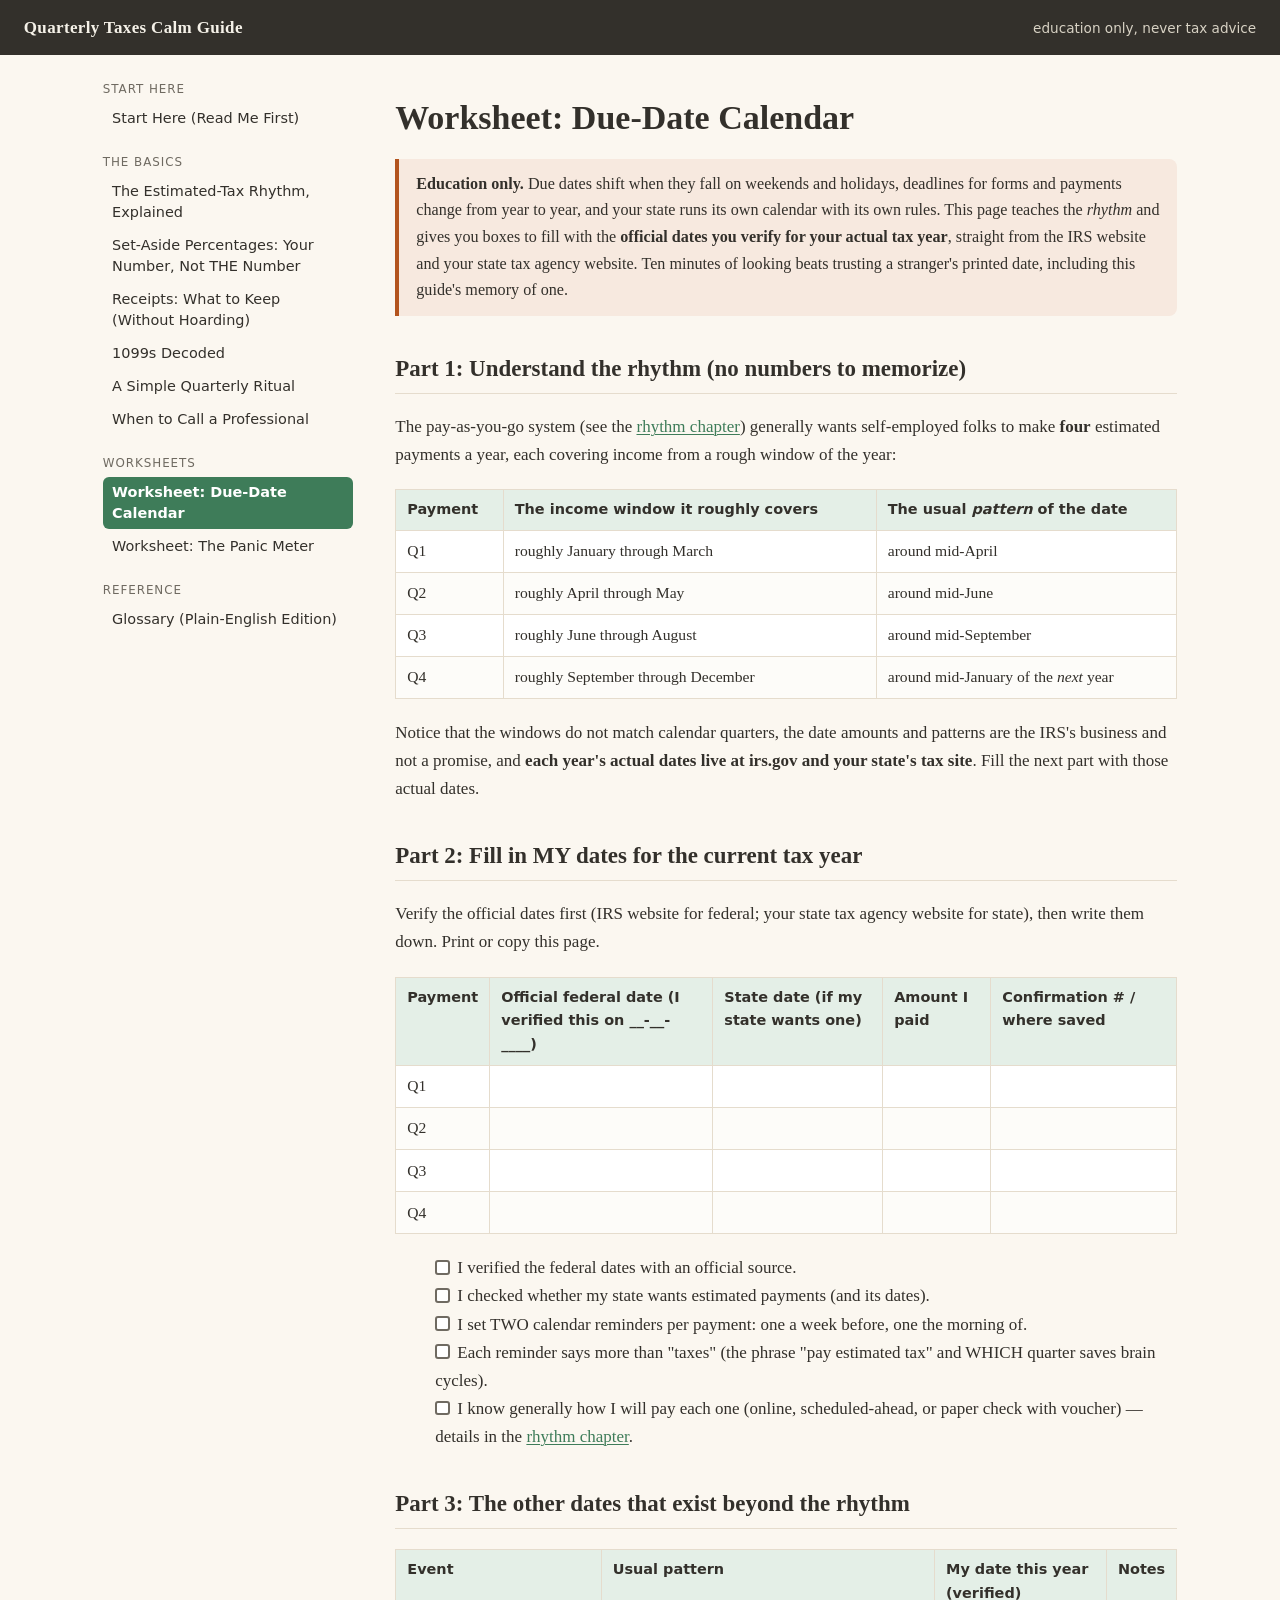
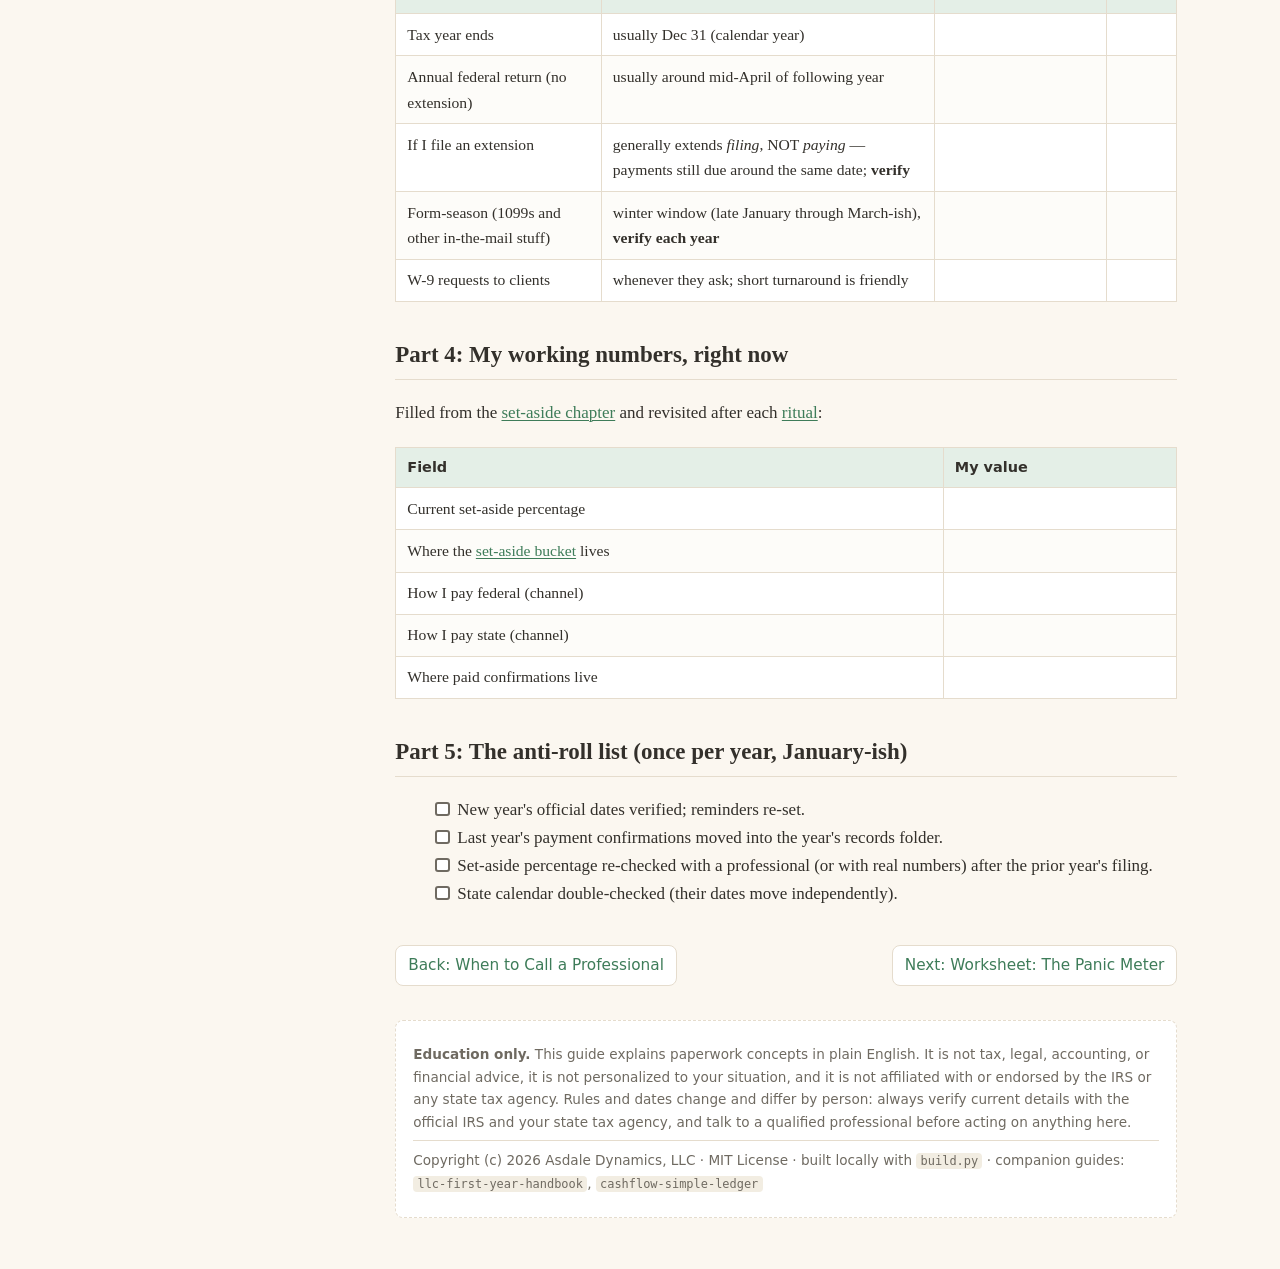
<file: site/worksheets/due-date-calendar.html>
<!doctype html>
<html lang="en">
<head>
<meta charset="utf-8">
<meta name="viewport" content="width=device-width, initial-scale=1">
<meta name="description" content="A calm, education-only paperwork manual for US self-employed folks and LLC owners. Never tax advice.">
<title>Worksheet: Due-Date Calendar &#183; Quarterly Taxes Calm Guide</title>
<link rel="stylesheet" href="../styles.css">
</head>
<body>
<header class="topbar">
<span class="brand">Quarterly Taxes Calm Guide</span>
<span class="tagline">education only, never tax advice</span>
</header>
<div class="layout">
<nav class="sidebar" aria-label="Guide contents">
<div class="nav-group"><div class="nav-heading">Start here</div><ul><li><a href="../index.html">Start Here (Read Me First)</a></li></ul></div>
<div class="nav-group"><div class="nav-heading">The basics</div><ul><li><a href="../01-estimated-tax-rhythm.html">The Estimated-Tax Rhythm, Explained</a></li><li><a href="../02-set-aside-percentages.html">Set-Aside Percentages: Your Number, Not THE Number</a></li><li><a href="../03-receipts-what-to-keep.html">Receipts: What to Keep (Without Hoarding)</a></li><li><a href="../04-1099s-decoded.html">1099s Decoded</a></li><li><a href="../05-quarterly-ritual.html">A Simple Quarterly Ritual</a></li><li><a href="../06-when-to-call-a-professional.html">When to Call a Professional</a></li></ul></div>
<div class="nav-group"><div class="nav-heading">Worksheets</div><ul><li><a class="active" href="due-date-calendar.html">Worksheet: Due-Date Calendar</a></li><li><a href="panic-meter.html">Worksheet: The Panic Meter</a></li></ul></div>
<div class="nav-group"><div class="nav-heading">Reference</div><ul><li><a href="../glossary.html">Glossary (Plain-English Edition)</a></li></ul></div>
</nav>
<main class="content">
<h1 id="worksheet-due-date-calendar">Worksheet: Due-Date Calendar</h1>
<blockquote><p><strong>Education only.</strong> Due dates shift when they fall on weekends and holidays, deadlines for forms and payments change from year to year, and your state runs its own calendar with its own rules. This page teaches the <em>rhythm</em> and gives you boxes to fill with the <strong>official dates you verify for your actual tax year</strong>, straight from the IRS website and your state tax agency website. Ten minutes of looking beats trusting a stranger's printed date, including this guide's memory of one.</p></blockquote>
<h2 id="part-1-understand-the-rhythm-no-numbers-to-memorize">Part 1: Understand the rhythm (no numbers to memorize)</h2>
<p>The pay-as-you-go system (see the <a href="../01-estimated-tax-rhythm.html">rhythm chapter</a>) generally wants self-employed folks to make <strong>four</strong> estimated payments a year, each covering income from a rough window of the year:</p>
<div class="tablewrap"><table><thead><tr><th>Payment</th><th>The income window it roughly covers</th><th>The usual <em>pattern</em> of the date</th></tr></thead><tbody><tr><td>Q1</td><td>roughly January through March</td><td>around mid-April</td></tr><tr><td>Q2</td><td>roughly April through May</td><td>around mid-June</td></tr><tr><td>Q3</td><td>roughly June through August</td><td>around mid-September</td></tr><tr><td>Q4</td><td>roughly September through December</td><td>around mid-January of the <em>next</em> year</td></tr></tbody></table></div>
<p>Notice that the windows do not match calendar quarters, the date amounts and patterns are the IRS's business and not a promise, and <strong>each year's actual dates live at irs.gov and your state's tax site</strong>. Fill the next part with those actual dates.</p>
<h2 id="part-2-fill-in-my-dates-for-the-current-tax-year">Part 2: Fill in MY dates for the current tax year</h2>
<p>Verify the official dates first (IRS website for federal; your state tax agency website for state), then write them down. Print or copy this page.</p>
<div class="tablewrap"><table><thead><tr><th>Payment</th><th>Official federal date (I verified this on __-__-____)</th><th>State date (if my state wants one)</th><th>Amount I paid</th><th>Confirmation # / where saved</th></tr></thead><tbody><tr><td>Q1</td><td></td><td></td><td></td><td></td></tr><tr><td>Q2</td><td></td><td></td><td></td><td></td></tr><tr><td>Q3</td><td></td><td></td><td></td><td></td></tr><tr><td>Q4</td><td></td><td></td><td></td><td></td></tr></tbody></table></div>
<ul><li class="job"><span class="box"></span>I verified the federal dates with an official source.</li><li class="job"><span class="box"></span>I checked whether my state wants estimated payments (and its dates).</li><li class="job"><span class="box"></span>I set TWO calendar reminders per payment: one a week before, one the morning of.</li><li class="job"><span class="box"></span>Each reminder says more than "taxes" (the phrase "pay estimated tax" and WHICH quarter saves brain cycles).</li><li class="job"><span class="box"></span>I know generally how I will pay each one (online, scheduled-ahead, or paper check with voucher) — details in the <a href="../01-estimated-tax-rhythm.html">rhythm chapter</a>.</li></ul>
<h2 id="part-3-the-other-dates-that-exist-beyond-the-rhythm">Part 3: The other dates that exist beyond the rhythm</h2>
<div class="tablewrap"><table><thead><tr><th>Event</th><th>Usual pattern</th><th>My date this year (verified)</th><th>Notes</th></tr></thead><tbody><tr><td>Tax year ends</td><td>usually Dec 31 (calendar year)</td><td></td><td></td></tr><tr><td>Annual federal return (no extension)</td><td>usually around mid-April of following year</td><td></td><td></td></tr><tr><td>If I file an extension</td><td>generally extends <em>filing</em>, NOT <em>paying</em> — payments still due around the same date; <strong>verify</strong></td><td></td><td></td></tr><tr><td>Form-season (1099s and other in-the-mail stuff)</td><td>winter window (late January through March-ish), <strong>verify each year</strong></td><td></td><td></td></tr><tr><td>W-9 requests to clients</td><td>whenever they ask; short turnaround is friendly</td><td></td><td></td></tr></tbody></table></div>
<h2 id="part-4-my-working-numbers-right-now">Part 4: My working numbers, right now</h2>
<p>Filled from the <a href="../02-set-aside-percentages.html">set-aside chapter</a> and revisited after each <a href="../05-quarterly-ritual.html">ritual</a>:</p>
<div class="tablewrap"><table><thead><tr><th>Field</th><th>My value</th></tr></thead><tbody><tr><td>Current set-aside percentage</td><td></td></tr><tr><td>Where the <a href="../glossary.html#set-aside-bucket">set-aside bucket</a> lives</td><td></td></tr><tr><td>How I pay federal (channel)</td><td></td></tr><tr><td>How I pay state (channel)</td><td></td></tr><tr><td>Where paid confirmations live</td><td></td></tr></tbody></table></div>
<h2 id="part-5-the-anti-roll-list-once-per-year-january-ish">Part 5: The anti-roll list (once per year, January-ish)</h2>
<ul><li class="job"><span class="box"></span>New year's official dates verified; reminders re-set.</li><li class="job"><span class="box"></span>Last year's payment confirmations moved into the year's records folder.</li><li class="job"><span class="box"></span>Set-aside percentage re-checked with a professional (or with real numbers) after the prior year's filing.</li><li class="job"><span class="box"></span>State calendar double-checked (their dates move independently).</li></ul>
<div class="pager"><a class="pager-link" href="../06-when-to-call-a-professional.html">Back: When to Call a Professional</a><a class="pager-link pager-next" href="panic-meter.html">Next: Worksheet: The Panic Meter</a></div><div class="doc-footer"><p><strong>Education only.</strong> This guide explains paperwork concepts in plain English. It is not tax, legal, accounting, or financial advice, it is not personalized to your situation, and it is not affiliated with or endorsed by the IRS or any state tax agency. Rules and dates change and differ by person: always verify current details with the official IRS and your state tax agency, and talk to a qualified professional before acting on anything here.</p><p class="colophon">Copyright (c) 2026 Asdale Dynamics, LLC &#183; MIT License &#183; built locally with <code>build.py</code> &#183; companion guides: <code>llc-first-year-handbook</code>, <code>cashflow-simple-ledger</code></p></div></main>
</div>
</body>
</html>
</file>
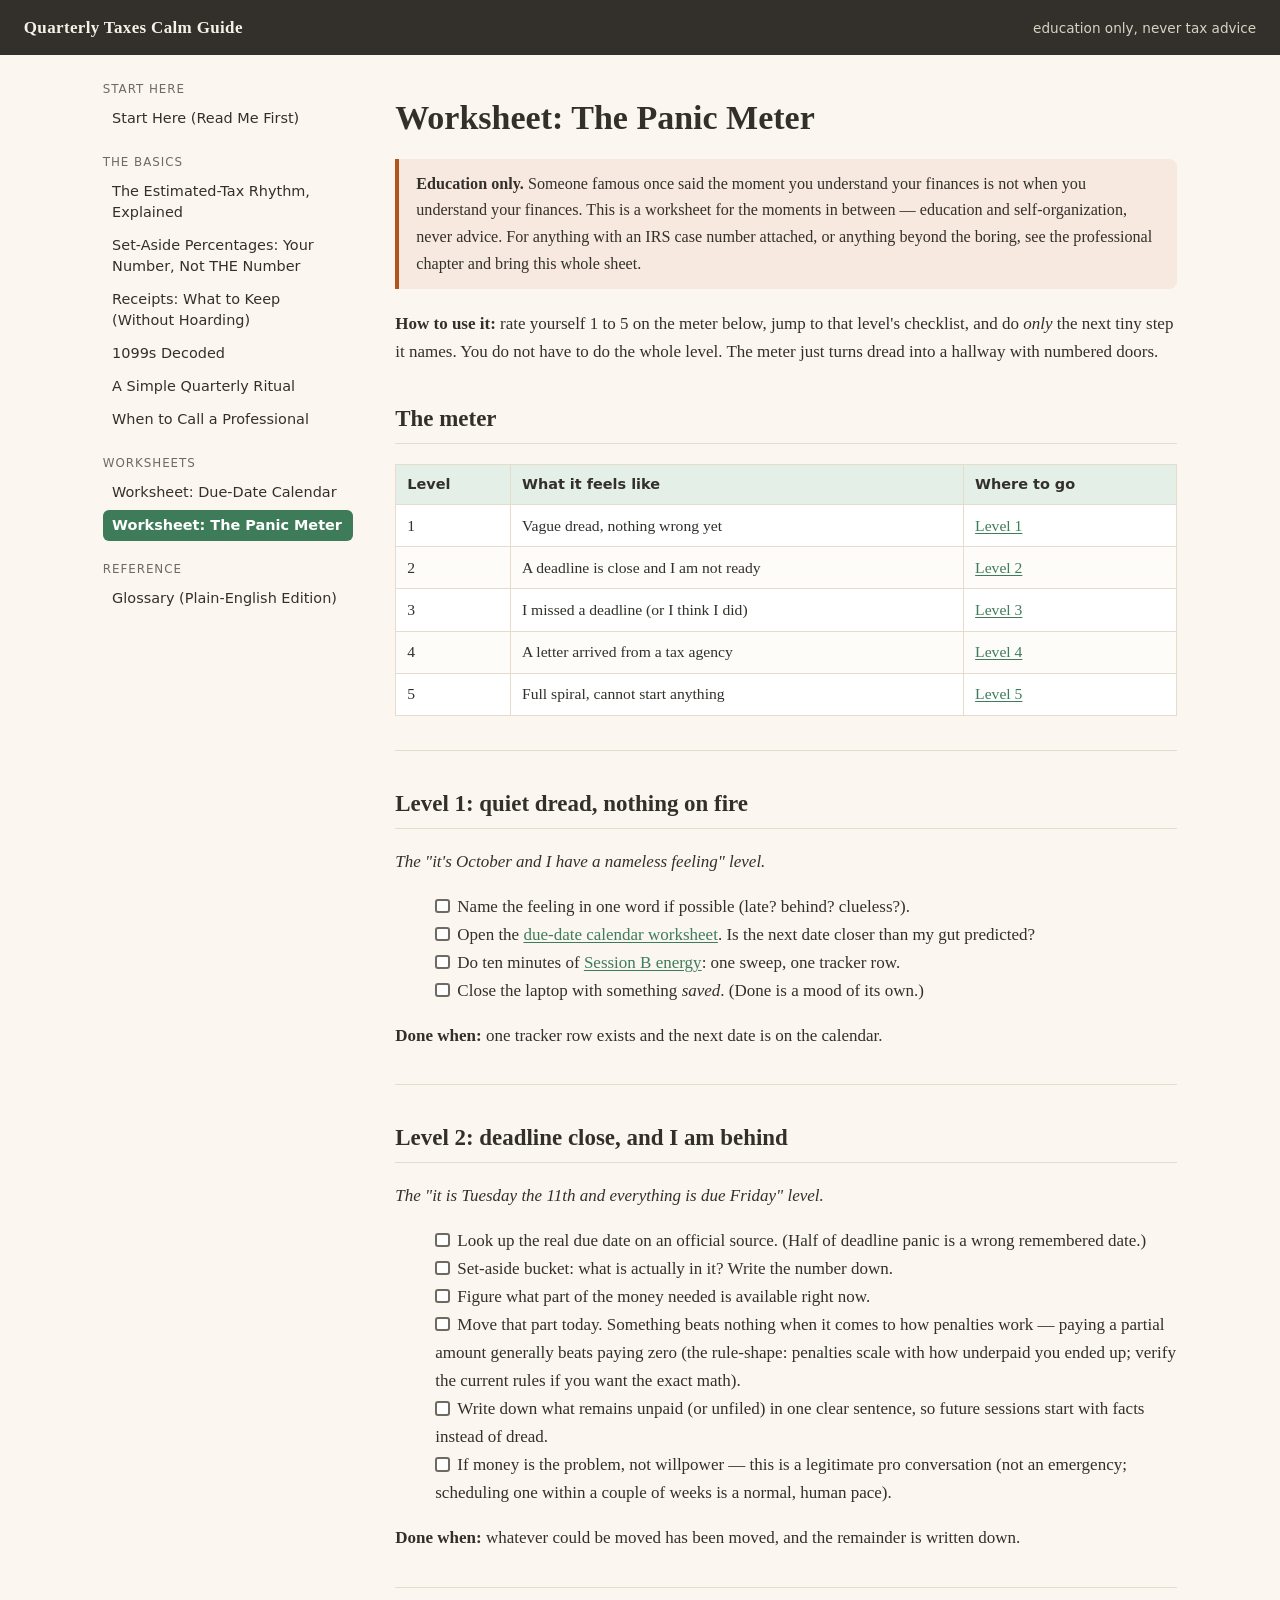
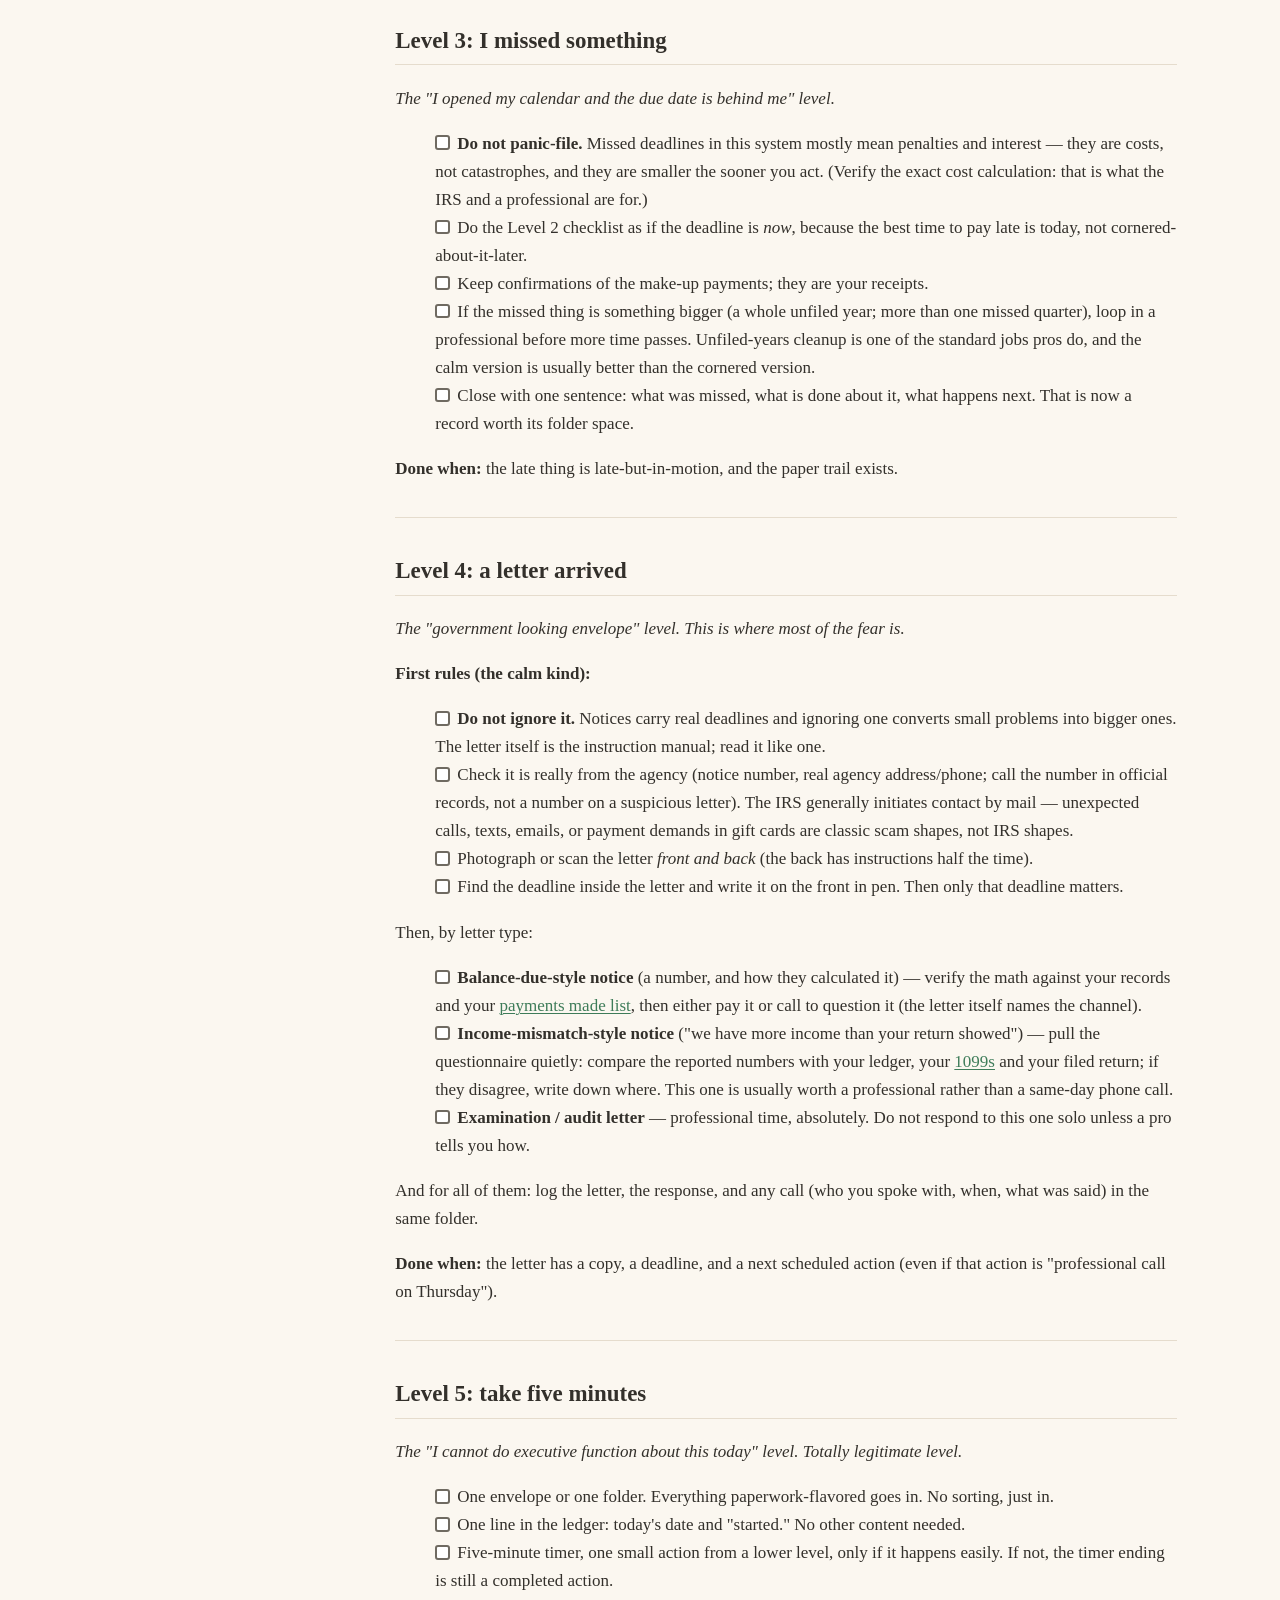
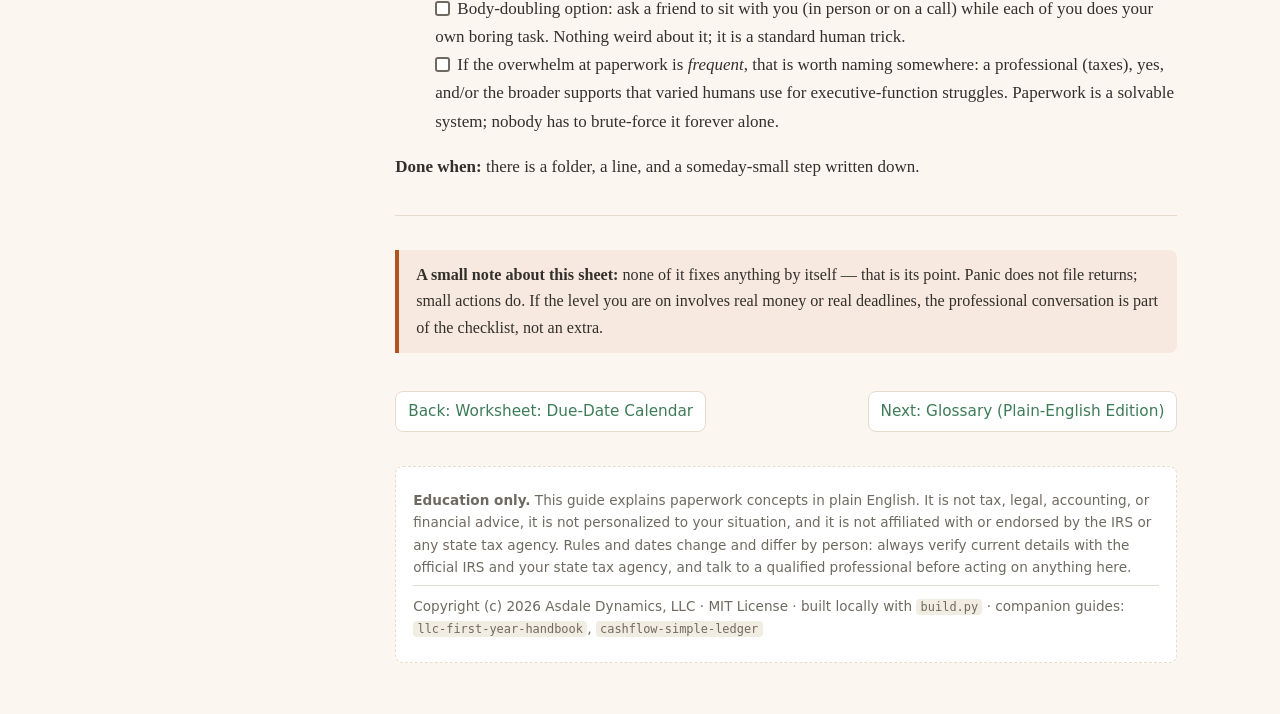
<file: site/worksheets/panic-meter.html>
<!doctype html>
<html lang="en">
<head>
<meta charset="utf-8">
<meta name="viewport" content="width=device-width, initial-scale=1">
<meta name="description" content="A calm, education-only paperwork manual for US self-employed folks and LLC owners. Never tax advice.">
<title>Worksheet: The Panic Meter &#183; Quarterly Taxes Calm Guide</title>
<link rel="stylesheet" href="../styles.css">
</head>
<body>
<header class="topbar">
<span class="brand">Quarterly Taxes Calm Guide</span>
<span class="tagline">education only, never tax advice</span>
</header>
<div class="layout">
<nav class="sidebar" aria-label="Guide contents">
<div class="nav-group"><div class="nav-heading">Start here</div><ul><li><a href="../index.html">Start Here (Read Me First)</a></li></ul></div>
<div class="nav-group"><div class="nav-heading">The basics</div><ul><li><a href="../01-estimated-tax-rhythm.html">The Estimated-Tax Rhythm, Explained</a></li><li><a href="../02-set-aside-percentages.html">Set-Aside Percentages: Your Number, Not THE Number</a></li><li><a href="../03-receipts-what-to-keep.html">Receipts: What to Keep (Without Hoarding)</a></li><li><a href="../04-1099s-decoded.html">1099s Decoded</a></li><li><a href="../05-quarterly-ritual.html">A Simple Quarterly Ritual</a></li><li><a href="../06-when-to-call-a-professional.html">When to Call a Professional</a></li></ul></div>
<div class="nav-group"><div class="nav-heading">Worksheets</div><ul><li><a href="due-date-calendar.html">Worksheet: Due-Date Calendar</a></li><li><a class="active" href="panic-meter.html">Worksheet: The Panic Meter</a></li></ul></div>
<div class="nav-group"><div class="nav-heading">Reference</div><ul><li><a href="../glossary.html">Glossary (Plain-English Edition)</a></li></ul></div>
</nav>
<main class="content">
<h1 id="worksheet-the-panic-meter">Worksheet: The Panic Meter</h1>
<blockquote><p><strong>Education only.</strong> Someone famous once said the moment you understand your finances is not when you understand your finances. This is a worksheet for the moments in between — education and self-organization, never advice. For anything with an IRS case number attached, or anything beyond the boring, see the professional chapter and bring this whole sheet.</p></blockquote>
<p><strong>How to use it:</strong> rate yourself 1 to 5 on the meter below, jump to that level's checklist, and do <em>only</em> the next tiny step it names. You do not have to do the whole level. The meter just turns dread into a hallway with numbered doors.</p>
<h2 id="the-meter">The meter</h2>
<div class="tablewrap"><table><thead><tr><th>Level</th><th>What it feels like</th><th>Where to go</th></tr></thead><tbody><tr><td>1</td><td>Vague dread, nothing wrong yet</td><td><a href="#level-1-quiet-dread-nothing-on-fire">Level 1</a></td></tr><tr><td>2</td><td>A deadline is close and I am not ready</td><td><a href="#level-2-deadline-close-and-i-am-behind">Level 2</a></td></tr><tr><td>3</td><td>I missed a deadline (or I think I did)</td><td><a href="#level-3-i-missed-something">Level 3</a></td></tr><tr><td>4</td><td>A letter arrived from a tax agency</td><td><a href="#level-4-a-letter-arrived">Level 4</a></td></tr><tr><td>5</td><td>Full spiral, cannot start anything</td><td><a href="#level-5-take-five-minutes">Level 5</a></td></tr></tbody></table></div>
<hr>
<h2 id="level-1-quiet-dread-nothing-on-fire">Level 1: quiet dread, nothing on fire</h2>
<p><em>The "it's October and I have a nameless feeling" level.</em></p>
<ul><li class="job"><span class="box"></span>Name the feeling in one word if possible (late? behind? clueless?).</li><li class="job"><span class="box"></span>Open the <a href="due-date-calendar.html">due-date calendar worksheet</a>. Is the next date closer than my gut predicted?</li><li class="job"><span class="box"></span>Do ten minutes of <a href="../05-quarterly-ritual.html">Session B energy</a>: one sweep, one tracker row.</li><li class="job"><span class="box"></span>Close the laptop with something <em>saved</em>. (Done is a mood of its own.)</li></ul>
<p><strong>Done when:</strong> one tracker row exists and the next date is on the calendar.</p>
<hr>
<h2 id="level-2-deadline-close-and-i-am-behind">Level 2: deadline close, and I am behind</h2>
<p><em>The "it is Tuesday the 11th and everything is due Friday" level.</em></p>
<ul><li class="job"><span class="box"></span>Look up the real due date on an official source. (Half of deadline panic is a wrong remembered date.)</li><li class="job"><span class="box"></span>Set-aside bucket: what is actually in it? Write the number down.</li><li class="job"><span class="box"></span>Figure what part of the money needed is available right now.</li><li class="job"><span class="box"></span>Move that part today. Something beats nothing when it comes to how penalties work — paying a partial amount generally beats paying zero (the rule-shape: penalties scale with how underpaid you ended up; verify the current rules if you want the exact math).</li><li class="job"><span class="box"></span>Write down what remains unpaid (or unfiled) in one clear sentence, so future sessions start with facts instead of dread.</li><li class="job"><span class="box"></span>If money is the problem, not willpower — this is a legitimate pro conversation (not an emergency; scheduling one within a couple of weeks is a normal, human pace).</li></ul>
<p><strong>Done when:</strong> whatever could be moved has been moved, and the remainder is written down.</p>
<hr>
<h2 id="level-3-i-missed-something">Level 3: I missed something</h2>
<p><em>The "I opened my calendar and the due date is behind me" level.</em></p>
<ul><li class="job"><span class="box"></span><strong>Do not panic-file.</strong> Missed deadlines in this system mostly mean penalties and interest — they are costs, not catastrophes, and they are smaller the sooner you act. (Verify the exact cost calculation: that is what the IRS and a professional are for.)</li><li class="job"><span class="box"></span>Do the Level 2 checklist as if the deadline is <em>now</em>, because the best time to pay late is today, not cornered-about-it-later.</li><li class="job"><span class="box"></span>Keep confirmations of the make-up payments; they are your receipts.</li><li class="job"><span class="box"></span>If the missed thing is something bigger (a whole unfiled year; more than one missed quarter), loop in a professional before more time passes. Unfiled-years cleanup is one of the standard jobs pros do, and the calm version is usually better than the cornered version.</li><li class="job"><span class="box"></span>Close with one sentence: what was missed, what is done about it, what happens next. That is now a record worth its folder space.</li></ul>
<p><strong>Done when:</strong> the late thing is late-but-in-motion, and the paper trail exists.</p>
<hr>
<h2 id="level-4-a-letter-arrived">Level 4: a letter arrived</h2>
<p><em>The "government looking envelope" level. This is where most of the fear is.</em></p>
<p><strong>First rules (the calm kind):</strong></p>
<ul><li class="job"><span class="box"></span><strong>Do not ignore it.</strong> Notices carry real deadlines and ignoring one converts small problems into bigger ones. The letter itself is the instruction manual; read it like one.</li><li class="job"><span class="box"></span>Check it is really from the agency (notice number, real agency address/phone; call the number in official records, not a number on a suspicious letter). The IRS generally initiates contact by mail — unexpected calls, texts, emails, or payment demands in gift cards are classic scam shapes, not IRS shapes.</li><li class="job"><span class="box"></span>Photograph or scan the letter <em>front and back</em> (the back has instructions half the time).</li><li class="job"><span class="box"></span>Find the deadline inside the letter and write it on the front in pen. Then only that deadline matters.</li></ul>
<p>Then, by letter type:</p>
<ul><li class="job"><span class="box"></span><strong>Balance-due-style notice</strong> (a number, and how they calculated it) — verify the math against your records and your <a href="due-date-calendar.html">payments made list</a>, then either pay it or call to question it (the letter itself names the channel).</li><li class="job"><span class="box"></span><strong>Income-mismatch-style notice</strong> ("we have more income than your return showed") — pull the questionnaire quietly: compare the reported numbers with your ledger, your <a href="../04-1099s-decoded.html">1099s</a> and your filed return; if they disagree, write down where. This one is usually worth a professional rather than a same-day phone call.</li><li class="job"><span class="box"></span><strong>Examination / audit letter</strong> — professional time, absolutely. Do not respond to this one solo unless a pro tells you how.</li></ul>
<p>And for all of them: log the letter, the response, and any call (who you spoke with, when, what was said) in the same folder.</p>
<p><strong>Done when:</strong> the letter has a copy, a deadline, and a next scheduled action (even if that action is "professional call on Thursday").</p>
<hr>
<h2 id="level-5-take-five-minutes">Level 5: take five minutes</h2>
<p><em>The "I cannot do executive function about this today" level. Totally legitimate level.</em></p>
<ul><li class="job"><span class="box"></span>One envelope or one folder. Everything paperwork-flavored goes in. No sorting, just in.</li><li class="job"><span class="box"></span>One line in the ledger: today's date and "started." No other content needed.</li><li class="job"><span class="box"></span>Five-minute timer, one small action from a lower level, only if it happens easily. If not, the timer ending is still a completed action.</li><li class="job"><span class="box"></span>Body-doubling option: ask a friend to sit with you (in person or on a call) while each of you does your own boring task. Nothing weird about it; it is a standard human trick.</li><li class="job"><span class="box"></span>If the overwhelm at paperwork is <em>frequent</em>, that is worth naming somewhere: a professional (taxes), yes, and/or the broader supports that varied humans use for executive-function struggles. Paperwork is a solvable system; nobody has to brute-force it forever alone.</li></ul>
<p><strong>Done when:</strong> there is a folder, a line, and a someday-small step written down.</p>
<hr>
<blockquote><p><strong>A small note about this sheet:</strong> none of it fixes anything by itself — that is its point. Panic does not file returns; small actions do. If the level you are on involves real money or real deadlines, the professional conversation is part of the checklist, not an extra.</p></blockquote>
<div class="pager"><a class="pager-link" href="due-date-calendar.html">Back: Worksheet: Due-Date Calendar</a><a class="pager-link pager-next" href="../glossary.html">Next: Glossary (Plain-English Edition)</a></div><div class="doc-footer"><p><strong>Education only.</strong> This guide explains paperwork concepts in plain English. It is not tax, legal, accounting, or financial advice, it is not personalized to your situation, and it is not affiliated with or endorsed by the IRS or any state tax agency. Rules and dates change and differ by person: always verify current details with the official IRS and your state tax agency, and talk to a qualified professional before acting on anything here.</p><p class="colophon">Copyright (c) 2026 Asdale Dynamics, LLC &#183; MIT License &#183; built locally with <code>build.py</code> &#183; companion guides: <code>llc-first-year-handbook</code>, <code>cashflow-simple-ledger</code></p></div></main>
</div>
</body>
</html>
</file>
<file: site/styles.css>
/* Quarterly Taxes Calm Guide - calm, warm, print-friendly.
   Part of the Asdale Dynamics plain-English guide series. */

:root {
  --paper: #fbf7f0;
  --card: #ffffff;
  --ink: #33302b;
  --muted: #6f6a61;
  --accent: #3e7c59;
  --accent-soft: #e4efe7;
  --warn: #b3541e;
  --warn-soft: #f7e9df;
  --line: #e5dccd;
  --code-bg: #f2ede2;
}

* { box-sizing: border-box; }

html { font-size: 17px; }

body {
  margin: 0;
  background: var(--paper);
  color: var(--ink);
  font-family: Georgia, "Iowan Old Style", "Palatino Linotype", serif;
  line-height: 1.65;
}

.topbar {
  display: flex;
  flex-wrap: wrap;
  gap: 0.5rem 1rem;
  align-items: baseline;
  justify-content: space-between;
  padding: 0.8rem 1.4rem;
  background: var(--ink);
  color: #f5f1e8;
}

.topbar .brand {
  font-weight: bold;
  letter-spacing: 0.02em;
}

.topbar .tagline {
  font-size: 0.8rem;
  color: #d8d2c4;
  font-family: "Segoe UI", system-ui, sans-serif;
}

.layout {
  display: grid;
  grid-template-columns: 250px minmax(0, 46rem);
  justify-content: center;
  gap: 2.5rem;
  padding: 1.5rem 1.2rem 3rem;
}

.sidebar {
  position: sticky;
  top: 1rem;
  align-self: start;
  font-family: "Segoe UI", system-ui, sans-serif;
  font-size: 0.85rem;
  line-height: 1.45;
}

.nav-group { margin-bottom: 1.2rem; }

.nav-heading {
  text-transform: uppercase;
  letter-spacing: 0.08em;
  font-size: 0.7rem;
  color: var(--muted);
  margin-bottom: 0.3rem;
}

.sidebar ul { list-style: none; margin: 0; padding: 0; }
.sidebar li { margin: 0.15rem 0; }
.sidebar a {
  display: block;
  padding: 0.28rem 0.55rem;
  border-radius: 6px;
  color: var(--ink);
  text-decoration: none;
}
.sidebar a:hover { background: var(--accent-soft); }
.sidebar a.active {
  background: var(--accent);
  color: #ffffff;
  font-weight: 600;
}

.content { padding-top: 0.6rem; }

.content h1 {
  font-size: 2rem;
  line-height: 1.2;
  margin: 0.4rem 0 1rem;
}

.content h2 {
  font-size: 1.35rem;
  margin-top: 2rem;
  border-bottom: 1px solid var(--line);
  padding-bottom: 0.3rem;
}

.content h3 { font-size: 1.08rem; margin-top: 1.5rem; }

.content a { color: var(--accent); text-decoration-thickness: 1px; text-underline-offset: 2px; }

.content blockquote {
  margin: 1.2rem 0;
  padding: 0.7rem 1rem;
  border-left: 4px solid var(--warn);
  background: var(--warn-soft);
  border-radius: 0 8px 8px 0;
  font-size: 0.95em;
}
.content blockquote p { margin: 0; }

.content code {
  background: var(--code-bg);
  padding: 0.08em 0.35em;
  border-radius: 4px;
  font-size: 0.88em;
  font-family: "Cascadia Code", Consolas, "DejaVu Sans Mono", monospace;
}

.content pre {
  background: var(--code-bg);
  border: 1px solid var(--line);
  border-radius: 8px;
  padding: 0.8rem 1rem;
  overflow-x: auto;
}
.content pre code { background: none; padding: 0; }

.tablewrap { overflow-x: auto; margin: 1.2rem 0; }
.content table {
  border-collapse: collapse;
  width: 100%;
  background: var(--card);
  font-size: 0.92em;
}
.content th, .content td {
  border: 1px solid var(--line);
  padding: 0.45rem 0.65rem;
  text-align: left;
  vertical-align: top;
}
.content th { background: var(--accent-soft); font-family: "Segoe UI", system-ui, sans-serif; font-size: 0.85rem; }
.content tbody tr:nth-child(even) { background: #fdfcf9; }

.content ul.job, .content ul li.job, .content li.job { list-style: none; }
.content li.job { padding-left: 0; }
.content li.job .box {
  display: inline-block;
  width: 0.85em;
  height: 0.85em;
  border: 2px solid var(--muted);
  border-radius: 3px;
  margin-right: 0.45em;
  vertical-align: -0.08em;
  background: var(--card);
}
.content li.job .box.done {
  border-color: var(--accent);
  background: var(--accent);
  position: relative;
}
.content li.job .box.done::after {
  content: "\2713";
  color: #fff;
  font-size: 0.7em;
  position: absolute;
  top: -0.25em;
  left: 0.12em;
}

.pager {
  display: flex;
  justify-content: space-between;
  gap: 1rem;
  margin: 2.2rem 0 1.2rem;
  flex-wrap: wrap;
}
.pager-link {
  font-family: "Segoe UI", system-ui, sans-serif;
  font-size: 0.9rem;
  color: var(--accent);
  text-decoration: none;
  padding: 0.4rem 0.7rem;
  border: 1px solid var(--line);
  border-radius: 8px;
  background: var(--card);
  max-width: 48%;
}
.pager-link:hover { background: var(--accent-soft); }
.pager-next { margin-left: auto; }

.doc-footer {
  margin-top: 2rem;
  padding: 0.9rem 1rem;
  border: 1px dashed var(--line);
  border-radius: 8px;
  background: var(--card);
  font-family: "Segoe UI", system-ui, sans-serif;
  font-size: 0.8rem;
  color: var(--muted);
}
.doc-footer p { margin: 0.4rem 0; }
.doc-footer .colophon { border-top: 1px solid var(--line); padding-top: 0.5rem; }

hr { border: none; border-top: 1px solid var(--line); margin: 2rem 0; }

@media (max-width: 860px) {
  .layout { grid-template-columns: minmax(0, 1fr); }
  .sidebar { position: static; }
  .topbar { position: static; }
}

@media print {
  body { background: #fff; font-size: 11.5pt; }
  .topbar, .sidebar, .pager { display: none; }
  .layout { display: block; padding: 0; }
  .content { max-width: none; }
  .content a { color: inherit; text-decoration: none; }
  .content table { font-size: 10.5pt; }
  .doc-footer { border: solid 1px #999; }
  .content li.job .box { background: #fff; }
  .content li.job .box.done::after { color: #333; }
}
</file>
